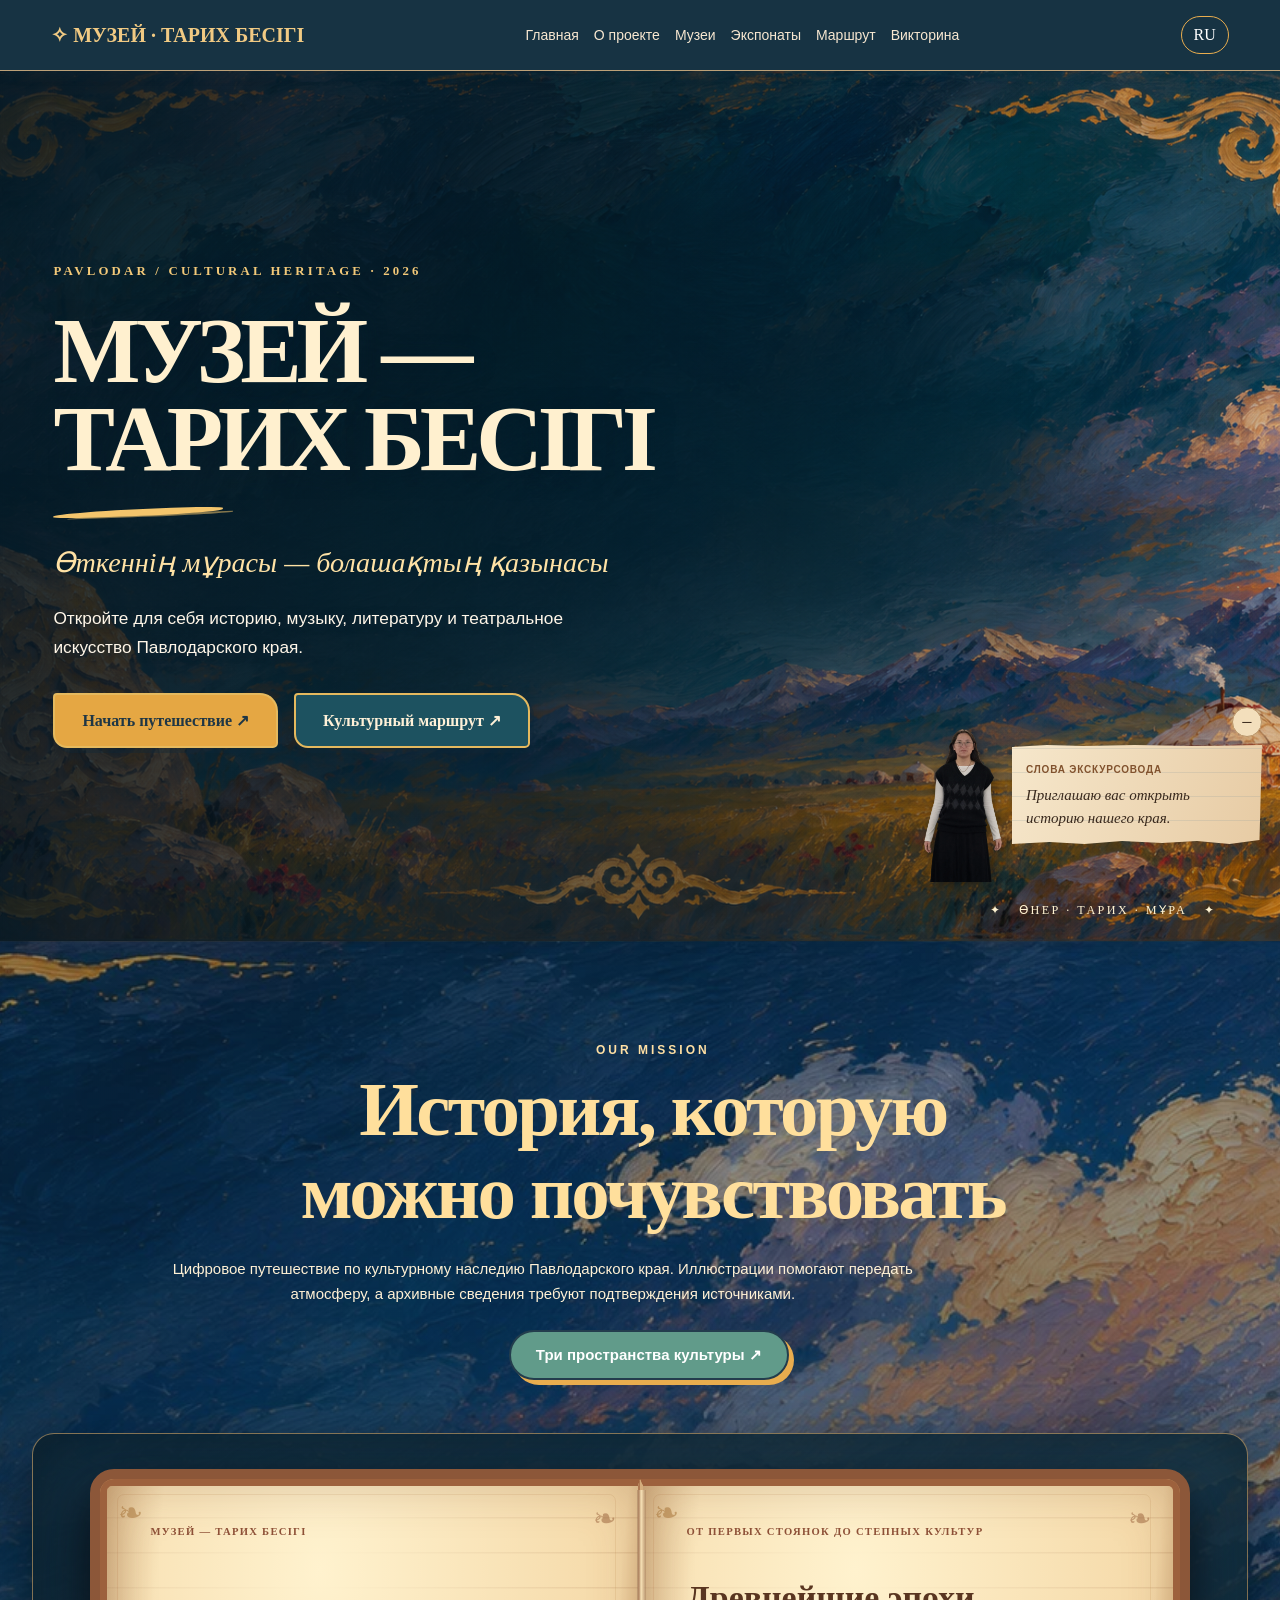
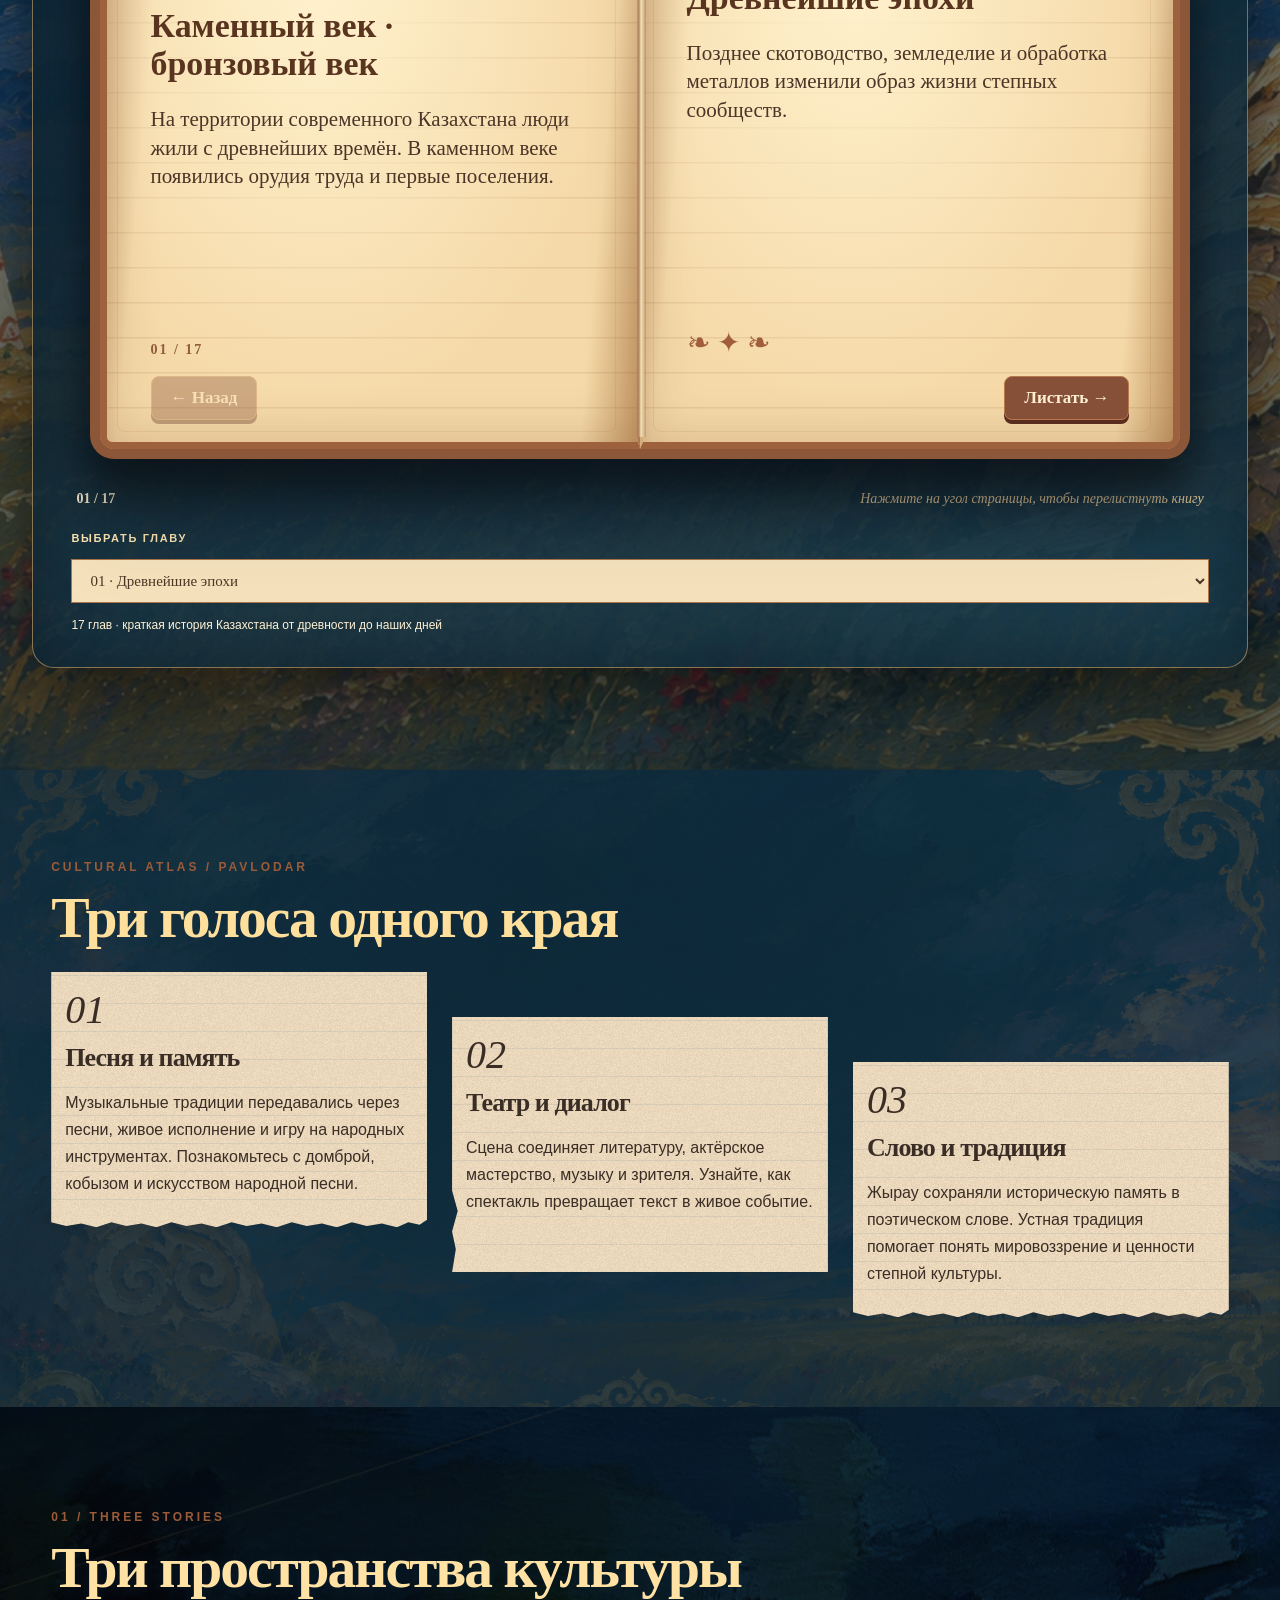
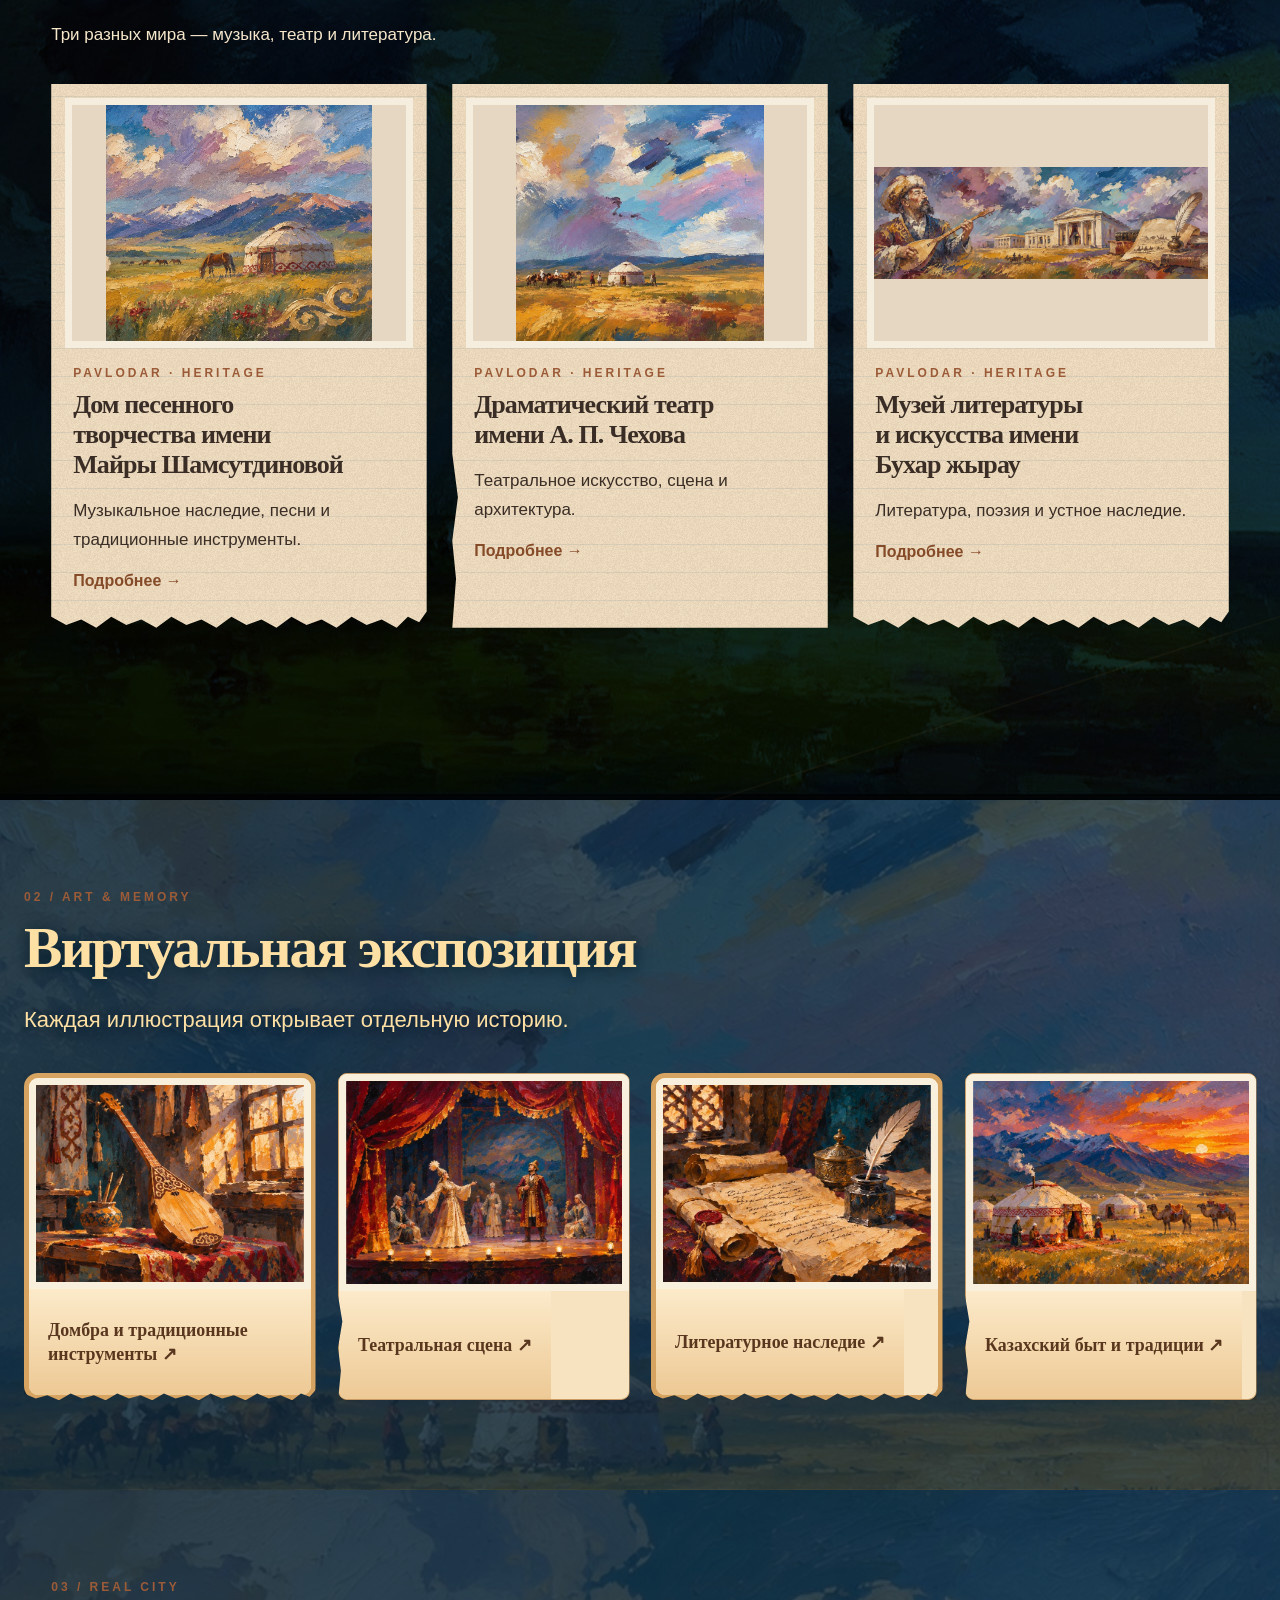
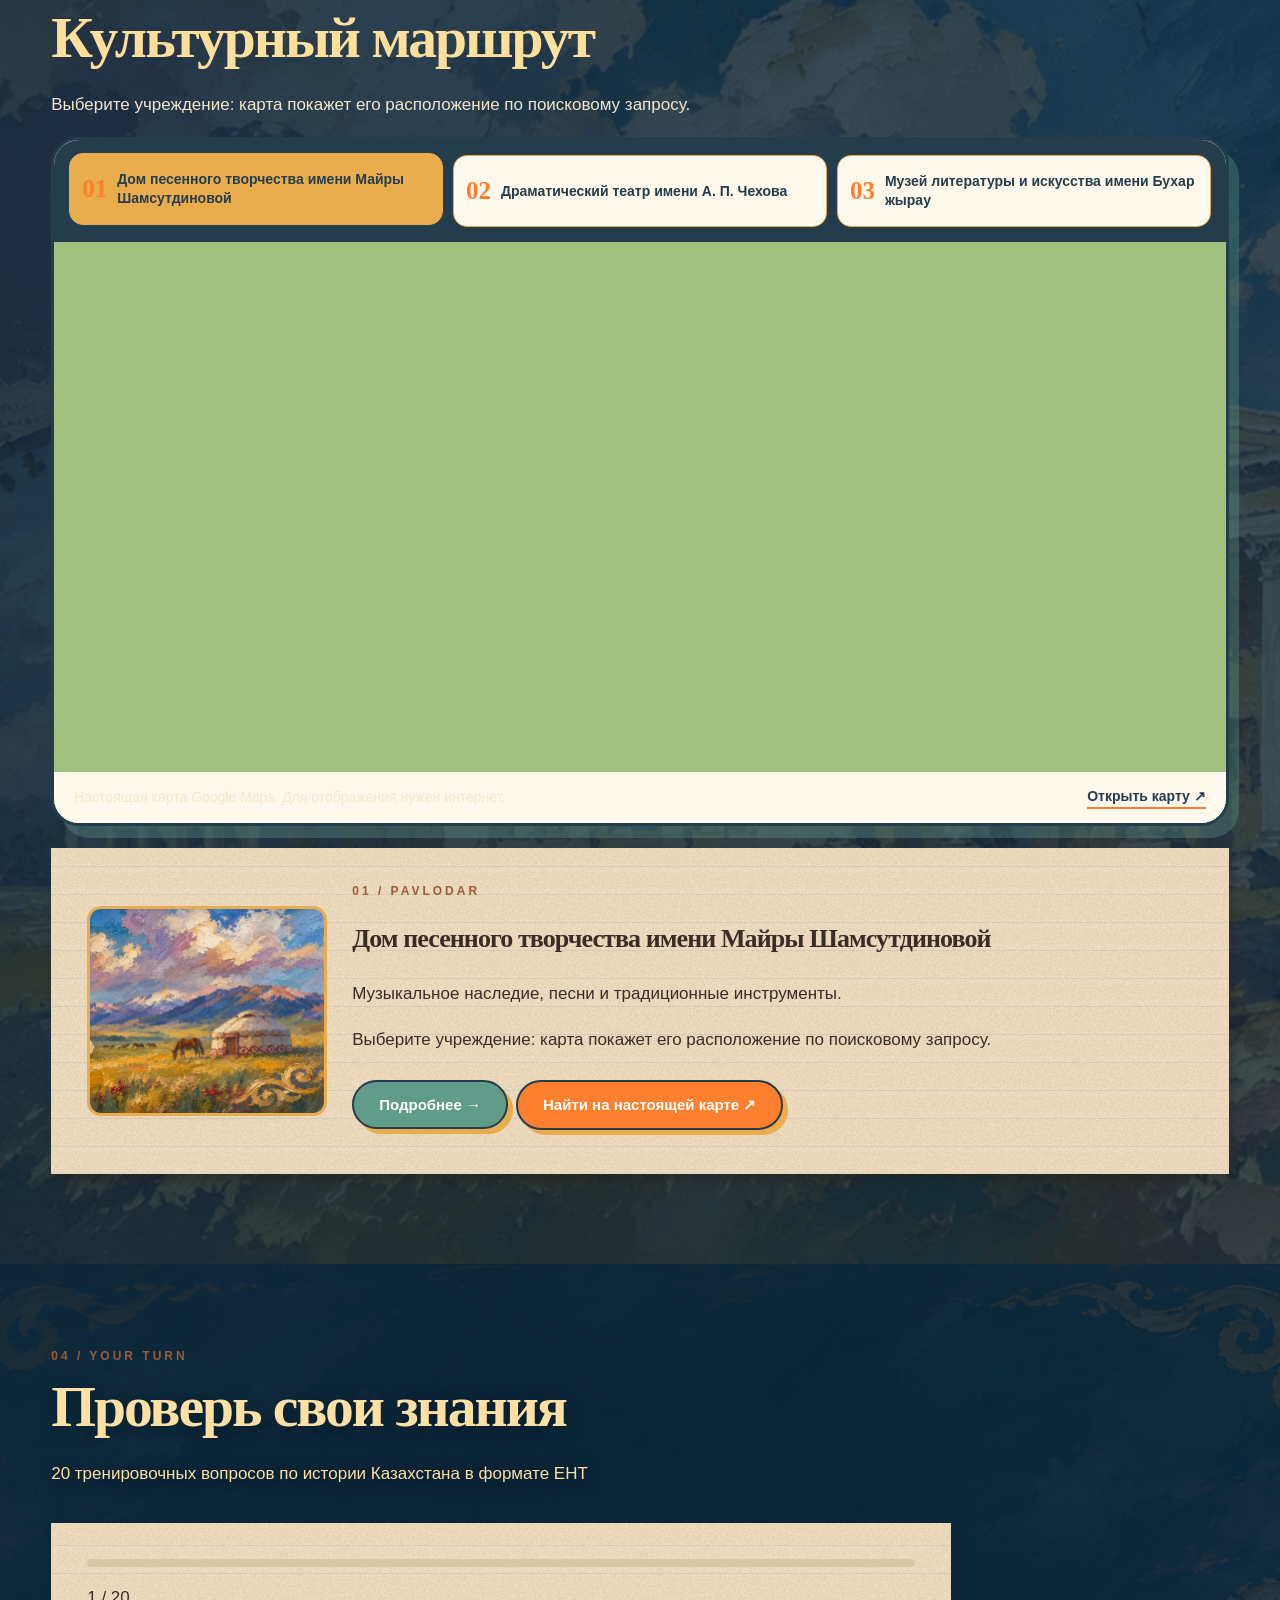
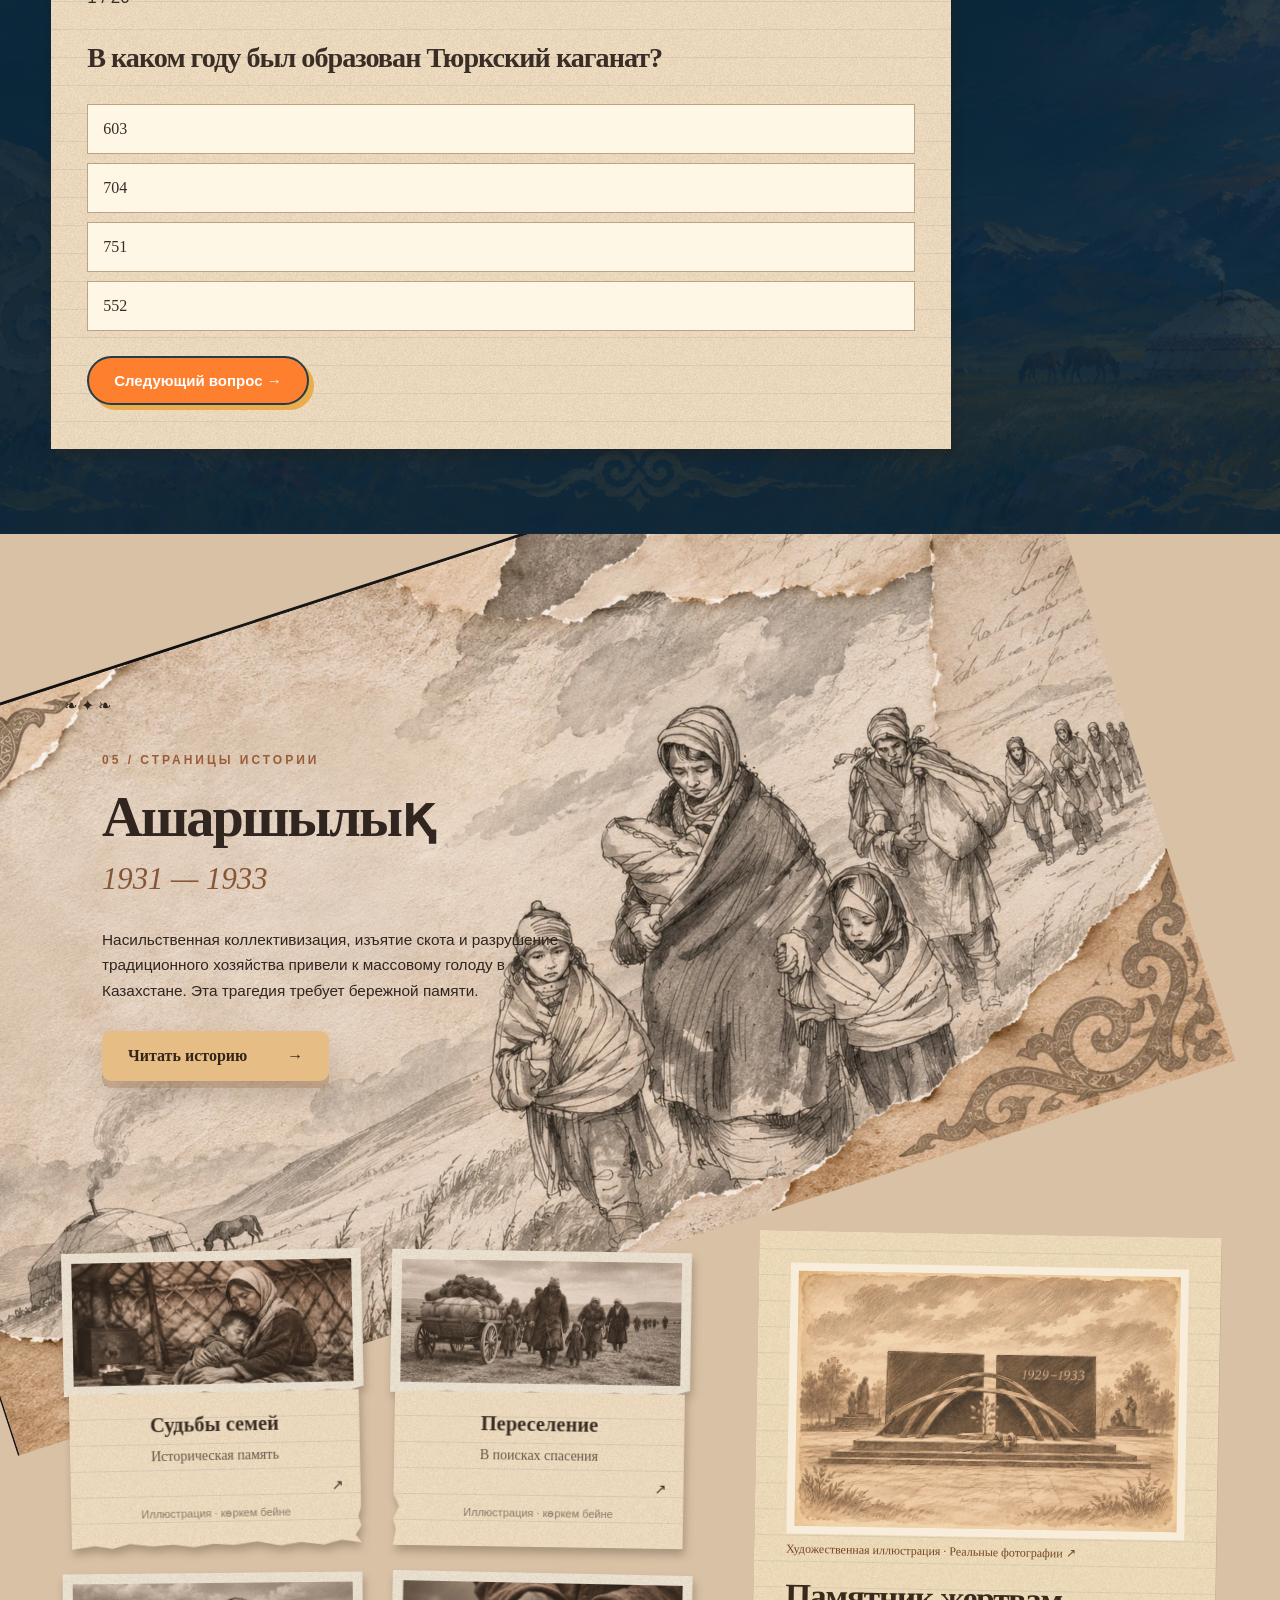
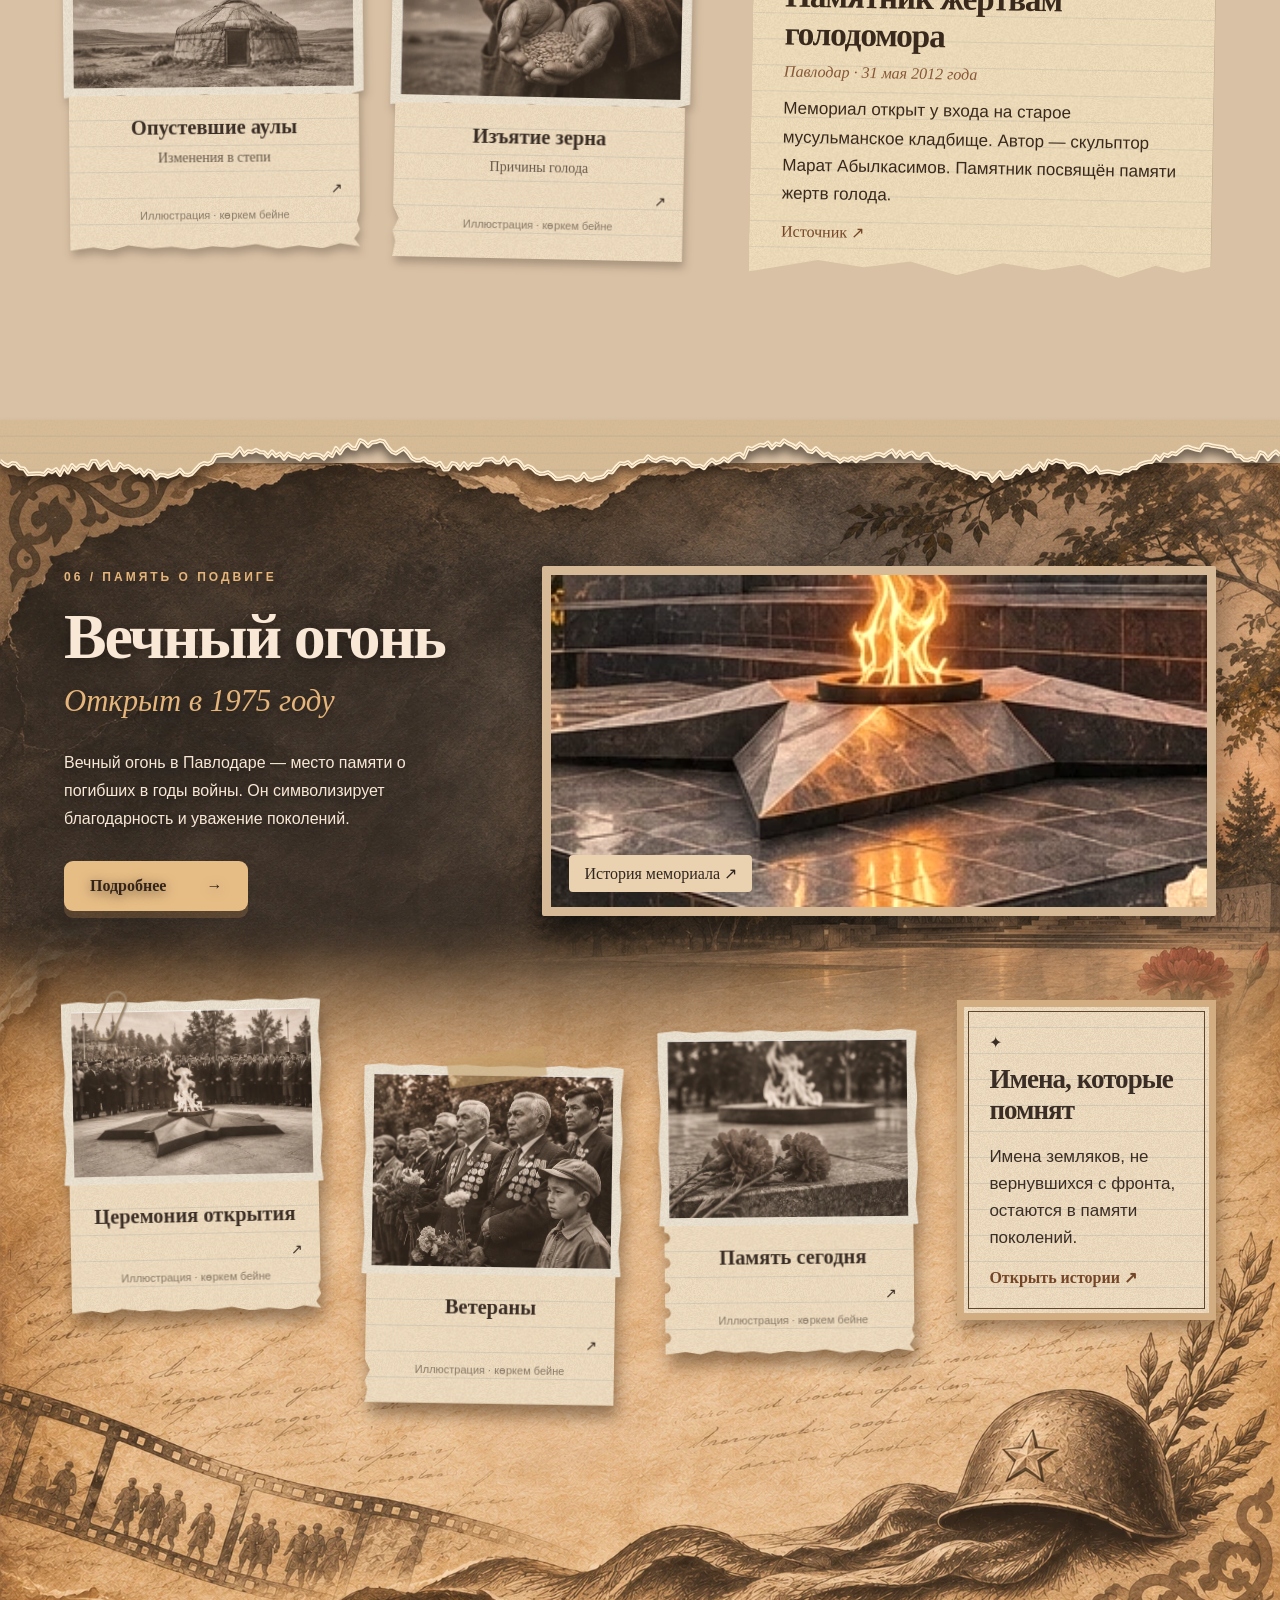
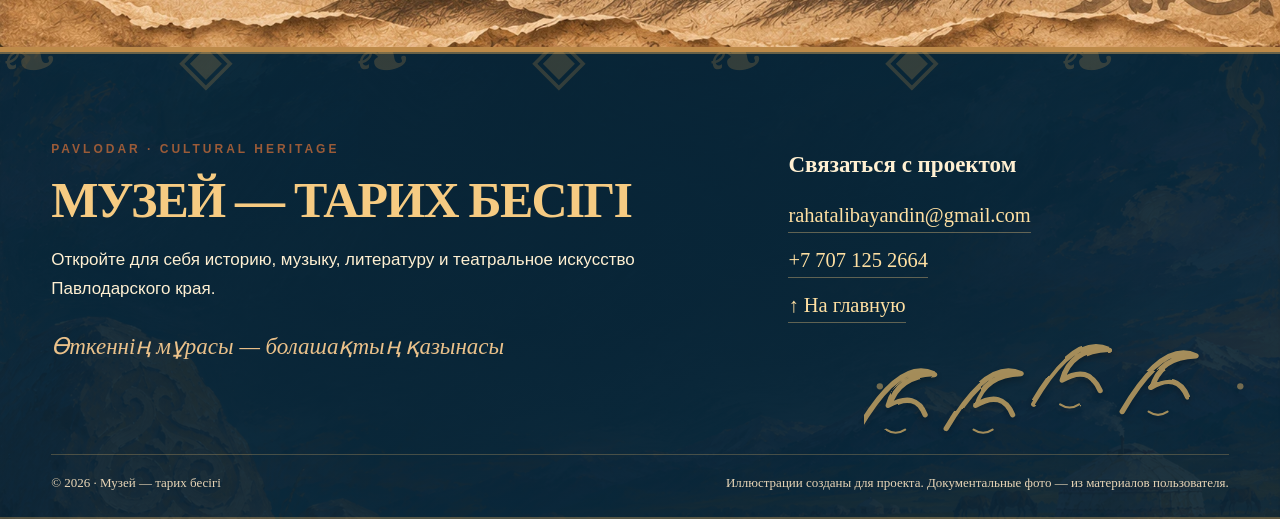
<file: index.html>
<!DOCTYPE html>
<!-- РАХАТ — Музей, тарих бесігі -->

<html lang="ru">
<head>
  <meta charset="UTF-8">
  <meta name="viewport" content="width=device-width, initial-scale=1.0">
  <meta name="description" content="Музей — тарих бесігі. Цифровое культурное наследие Павлодарского края.">
  <title>Музей — тарих бесігі</title>
  <link rel="stylesheet" href="css/style.css">
<link rel="stylesheet" href="css/guide.css">
<script src="js/floating-guide.js">
</script>
<link rel="stylesheet" href="css/responsive.css">
</head>
<body data-page="home">
  <main id="app">
    <h1>Музей — тарих бесігі</h1>
    <p>Загрузка интерактивной экспозиции...</p>
  </main>
  <script src="js/main.js">
</script>
<script src="js/responsive.js"></script>
</body>
</html>
</file>
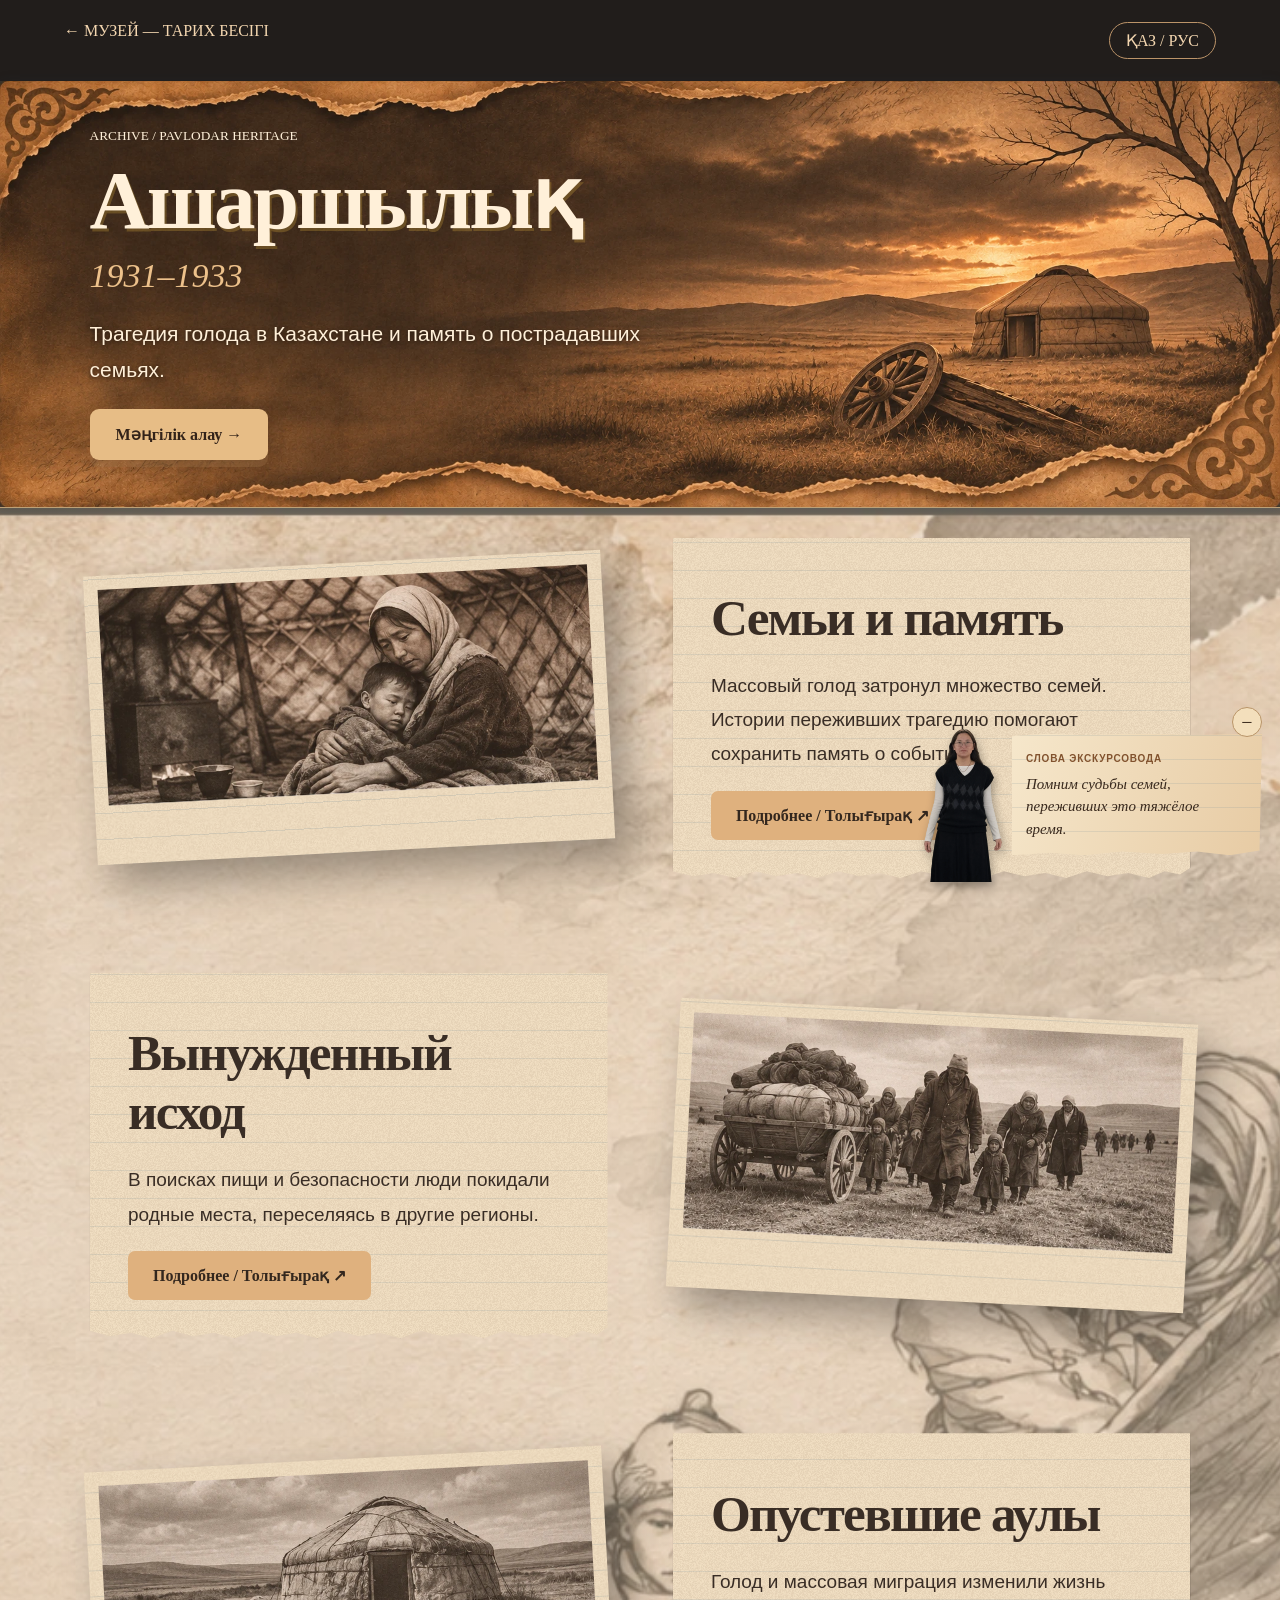
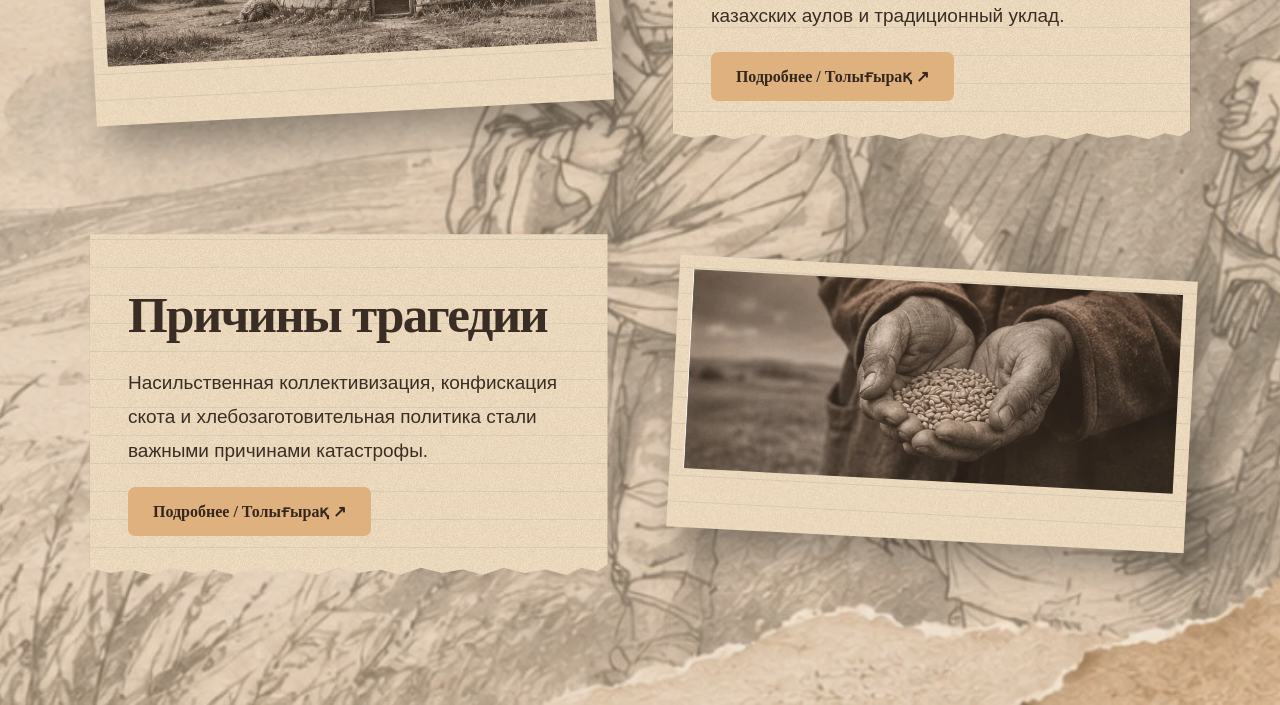
<file: asharshylyk.html>
<!doctype html>
<!-- РАХАТ — Музей, тарих бесігі -->
<html lang="ru">
<head>
<meta charset="utf-8">
<meta name="viewport" content="width=device-width,initial-scale=1">
<title>Ашаршылық — Музей — тарих бесігі</title>
<link rel="stylesheet" href="css/style.css"><style>body{background:#e7d1b5;color:#352d28;margin:0}.archive-page{min-height:100vh;background:linear-gradient(#ead6b9c9,#ead6b9e8),url('assets/images/asharshylyk-paper-background.webp') center top/cover fixed;}.archive-nav{display:flex;justify-content:space-between;gap:20px;padding:22px 5%;background:#211d1b;color:#f3d6b0;position:sticky;top:0;z-index:20}.archive-nav a{color:inherit;text-decoration:none}.archive-nav button{border:1px solid #bc9469;border-radius:30px;padding:8px 16px;background:transparent;color:inherit;cursor:pointer}.archive-hero{padding:110px 7% 85px;position:relative;overflow:hidden}.archive-hero:before{content:'❧';position:absolute;right:5%;top:30px;font-size:240px;opacity:.12}.archive-hero h1{font:700 clamp(56px,10vw,130px) Georgia;margin:10px 0}.archive-hero em{font:italic 34px Georgia;color:#b78755}.archive-hero p{font-size:21px;max-width:660px;line-height:1.7}.archive-list{max-width:1250px;margin:auto;padding:30px 6% 130px;display:grid;gap:95px}.archive-entry{display:grid;grid-template-columns:1fr 1fr;gap:65px;align-items:center}.archive-entry:nth-child(even) .archive-frame{order:2;transform:rotate(3deg)}.archive-frame{display:block;padding:14px 14px 55px;background:#ead4b8;box-shadow:15px 20px 40px #0005;transform:rotate(-3deg);transition:transform .5s,box-shadow .5s}.archive-frame:hover{transform:rotate(0) translateY(-16px) scale(1.04)!important;box-shadow:20px 30px 55px #0008}.archive-frame img{width:100%;aspect-ratio:4/3;object-fit:cover;filter:grayscale(.65) sepia(.4);transition:filter .5s,transform .5s}.archive-frame:hover img{filter:none;transform:scale(1.02)}.archive-copy h2{font:700 clamp(30px,4vw,54px) Georgia}.archive-copy p{font-size:19px;line-height:1.8}.archive-more{cursor:pointer;background:#dfb17e;color:#33271e;border:0;padding:15px 25px;border-radius:7px;font-weight:bold;transition:transform .3s}.archive-more:hover{transform:translateY(-5px)}.archive-extra{border-left:3px solid #c69a65;padding-left:20px;margin-top:20px}.reveal{opacity:0;transform:translateY(50px);transition:opacity .9s,transform .9s}.reveal.visible{opacity:1;transform:translateY(0)}@media(max-width:750px){.archive-entry{grid-template-columns:1fr;gap:25px}.archive-entry:nth-child(even) .archive-frame{order:0}.archive-hero{padding:70px 6%}}@media(prefers-reduced-motion:reduce){.reveal{opacity:1;transform:none}}</style>
<link rel="stylesheet" href="css/archive-backgrounds.css">
<link rel="stylesheet" href="css/guide.css">
<script src="js/floating-guide.js">
</script>
<link rel="stylesheet" href="css/responsive.css">
</head>
<body class="archive-famine"><div class="archive-page"><div class="archive-nav"><a href="index.html#asharshylyk">← МУЗЕЙ — ТАРИХ БЕСІГІ</a><button id="switch-lang">ҚАЗ / РУС</button></div>
<header class="archive-hero"><small>ARCHIVE / PAVLODAR HERITAGE</small><h1>Ашаршылық</h1><em>1931–1933</em><p>Трагедия голода в Казахстане и память о пострадавших семьях.</p><a class="scrap-button" href="mangilik-alau.html">Мәңгілік алау →</a>
</header>
<main class="archive-list">
<article id="families" class="archive-entry reveal"><a class="archive-frame" href="#story-families" aria-label="Открыть историю"><img src="assets/images/famine-family.webp" alt="Художественная реконструкция, не архивная фотография"></a><div class="archive-copy"><h2 data-ru="Семьи и память" data-kz="Отбасы және естелік">Семьи и память</h2><p data-ru="Массовый голод затронул множество семей. Истории переживших трагедию помогают сохранить память о событиях." data-kz="Ашаршылық көптеген отбасына әсер етті. Сол кезеңді бастан өткерген адамдардың естеліктері тарихты сақтайды.">Массовый голод затронул множество семей. Истории переживших трагедию помогают сохранить память о событиях.</p><button class="archive-more" type="button" aria-expanded="false" onclick="let p=this.nextElementSibling;let open=!p.hidden;p.hidden=open;this.setAttribute('aria-expanded',String(!open));">Подробнее / Толығырақ ↗</button><div id="story-families" class="archive-extra" hidden><p data-ru="Массовый голод затронул множество семей. Истории переживших трагедию помогают сохранить память о событиях." data-kz="Ашаршылық көптеген отбасына әсер етті. Сол кезеңді бастан өткерген адамдардың естеліктері тарихты сақтайды.">Массовый голод затронул множество семей. Истории переживших трагедию помогают сохранить память о событиях.</p></div></div>
</article>
<article id="migration" class="archive-entry reveal"><a class="archive-frame" href="#story-migration" aria-label="Открыть историю"><img src="assets/images/famine-journey.webp" alt="Художественная реконструкция, не архивная фотография"></a><div class="archive-copy"><h2 data-ru="Вынужденный исход" data-kz="Босқыншылық">Вынужденный исход</h2><p data-ru="В поисках пищи и безопасности люди покидали родные места, переселяясь в другие регионы." data-kz="Азық пен қауіпсіздік іздеген адамдар туған жерін тастап, басқа аймақтарға көшуге мәжбүр болды.">В поисках пищи и безопасности люди покидали родные места, переселяясь в другие регионы.</p><button class="archive-more" type="button" aria-expanded="false" onclick="let p=this.nextElementSibling;let open=!p.hidden;p.hidden=open;this.setAttribute('aria-expanded',String(!open));">Подробнее / Толығырақ ↗</button><div id="story-migration" class="archive-extra" hidden><p data-ru="В поисках пищи и безопасности люди покидали родные места, переселяясь в другие регионы." data-kz="Азық пен қауіпсіздік іздеген адамдар туған жерін тастап, басқа аймақтарға көшуге мәжбүр болды.">В поисках пищи и безопасности люди покидали родные места, переселяясь в другие регионы.</p></div></div>
</article>
<article id="villages" class="archive-entry reveal"><a class="archive-frame" href="#story-villages" aria-label="Открыть историю"><img src="assets/images/famine-yurt.webp" alt="Художественная реконструкция, не архивная фотография"></a><div class="archive-copy"><h2 data-ru="Опустевшие аулы" data-kz="Қаңыраған ауылдар">Опустевшие аулы</h2><p data-ru="Голод и массовая миграция изменили жизнь казахских аулов и традиционный уклад." data-kz="Ашаршылық пен көші-қон қазақ ауылдарының өмірі мен дәстүрлі тұрмысын өзгертті.">Голод и массовая миграция изменили жизнь казахских аулов и традиционный уклад.</p><button class="archive-more" type="button" aria-expanded="false" onclick="let p=this.nextElementSibling;let open=!p.hidden;p.hidden=open;this.setAttribute('aria-expanded',String(!open));">Подробнее / Толығырақ ↗</button><div id="story-villages" class="archive-extra" hidden><p data-ru="Голод и массовая миграция изменили жизнь казахских аулов и традиционный уклад." data-kz="Ашаршылық пен көші-қон қазақ ауылдарының өмірі мен дәстүрлі тұрмысын өзгертті.">Голод и массовая миграция изменили жизнь казахских аулов и традиционный уклад.</p></div></div>
</article>
<article id="causes" class="archive-entry reveal"><a class="archive-frame" href="#story-causes" aria-label="Открыть историю"><img src="assets/images/famine-grain.webp" alt="Художественная реконструкция, не архивная фотография"></a><div class="archive-copy"><h2 data-ru="Причины трагедии" data-kz="Қасіреттің себептері">Причины трагедии</h2><p data-ru="Насильственная коллективизация, конфискация скота и хлебозаготовительная политика стали важными причинами катастрофы." data-kz="Күштеп ұжымдастыру, малды тәркілеу және астық дайындау саясаты апаттың маңызды себептері болды.">Насильственная коллективизация, конфискация скота и хлебозаготовительная политика стали важными причинами катастрофы.</p><button class="archive-more" type="button" aria-expanded="false" onclick="let p=this.nextElementSibling;let open=!p.hidden;p.hidden=open;this.setAttribute('aria-expanded',String(!open));">Подробнее / Толығырақ ↗</button><div id="story-causes" class="archive-extra" hidden><p data-ru="Насильственная коллективизация, конфискация скота и хлебозаготовительная политика стали важными причинами катастрофы." data-kz="Күштеп ұжымдастыру, малды тәркілеу және астық дайындау саясаты апаттың маңызды себептері болды.">Насильственная коллективизация, конфискация скота и хлебозаготовительная политика стали важными причинами катастрофы.</p></div></div>
</article>
</main></div>
<script>let lang=localStorage.getItem('museum-lang')||'ru';function setLang(){document.querySelectorAll('[data-ru]').forEach(el=>el.textContent=el.dataset[lang]);document.documentElement.lang=lang==='kz'?'kk':'ru'}document.getElementById('switch-lang').onclick=()=>{lang=lang==='ru'?'kz':'ru';localStorage.setItem('museum-lang',lang);setLang()};setLang();const io=new IntersectionObserver(es=>es.forEach(e=>{if(e.isIntersecting){e.target.classList.add('visible');io.unobserve(e.target)}}),{threshold:.1});document.querySelectorAll('.reveal').forEach(el=>io.observe(el));</script>
<script>mountFloatingGuide([{"id": "families", "lines": ["Помним судьбы семей, переживших это тяжёлое время.", "Осы ауыр кезеңді бастан өткерген отбасыларды еске аламыз."]}, {"id": "migration", "lines": ["Память о переселении помогает понять судьбы людей.", "Көшу тарихы адамдардың тағдырын түсінуге көмектеседі."]}, {"id": "villages", "lines": ["История каждого аула заслуживает внимания.", "Әр ауылдың тарихы назар аударуға лайық."]}, {"id": "causes", "lines": ["Знать причины трагедии важно для будущих поколений.", "Қасіреттің себептерін білу келер ұрпақ үшін маңызды."]}].map(s=>({el:document.getElementById(s.id),lines:s.lines})),()=>lang);</script>
<script src="js/responsive.js"></script>
</body>
</html>
</file>
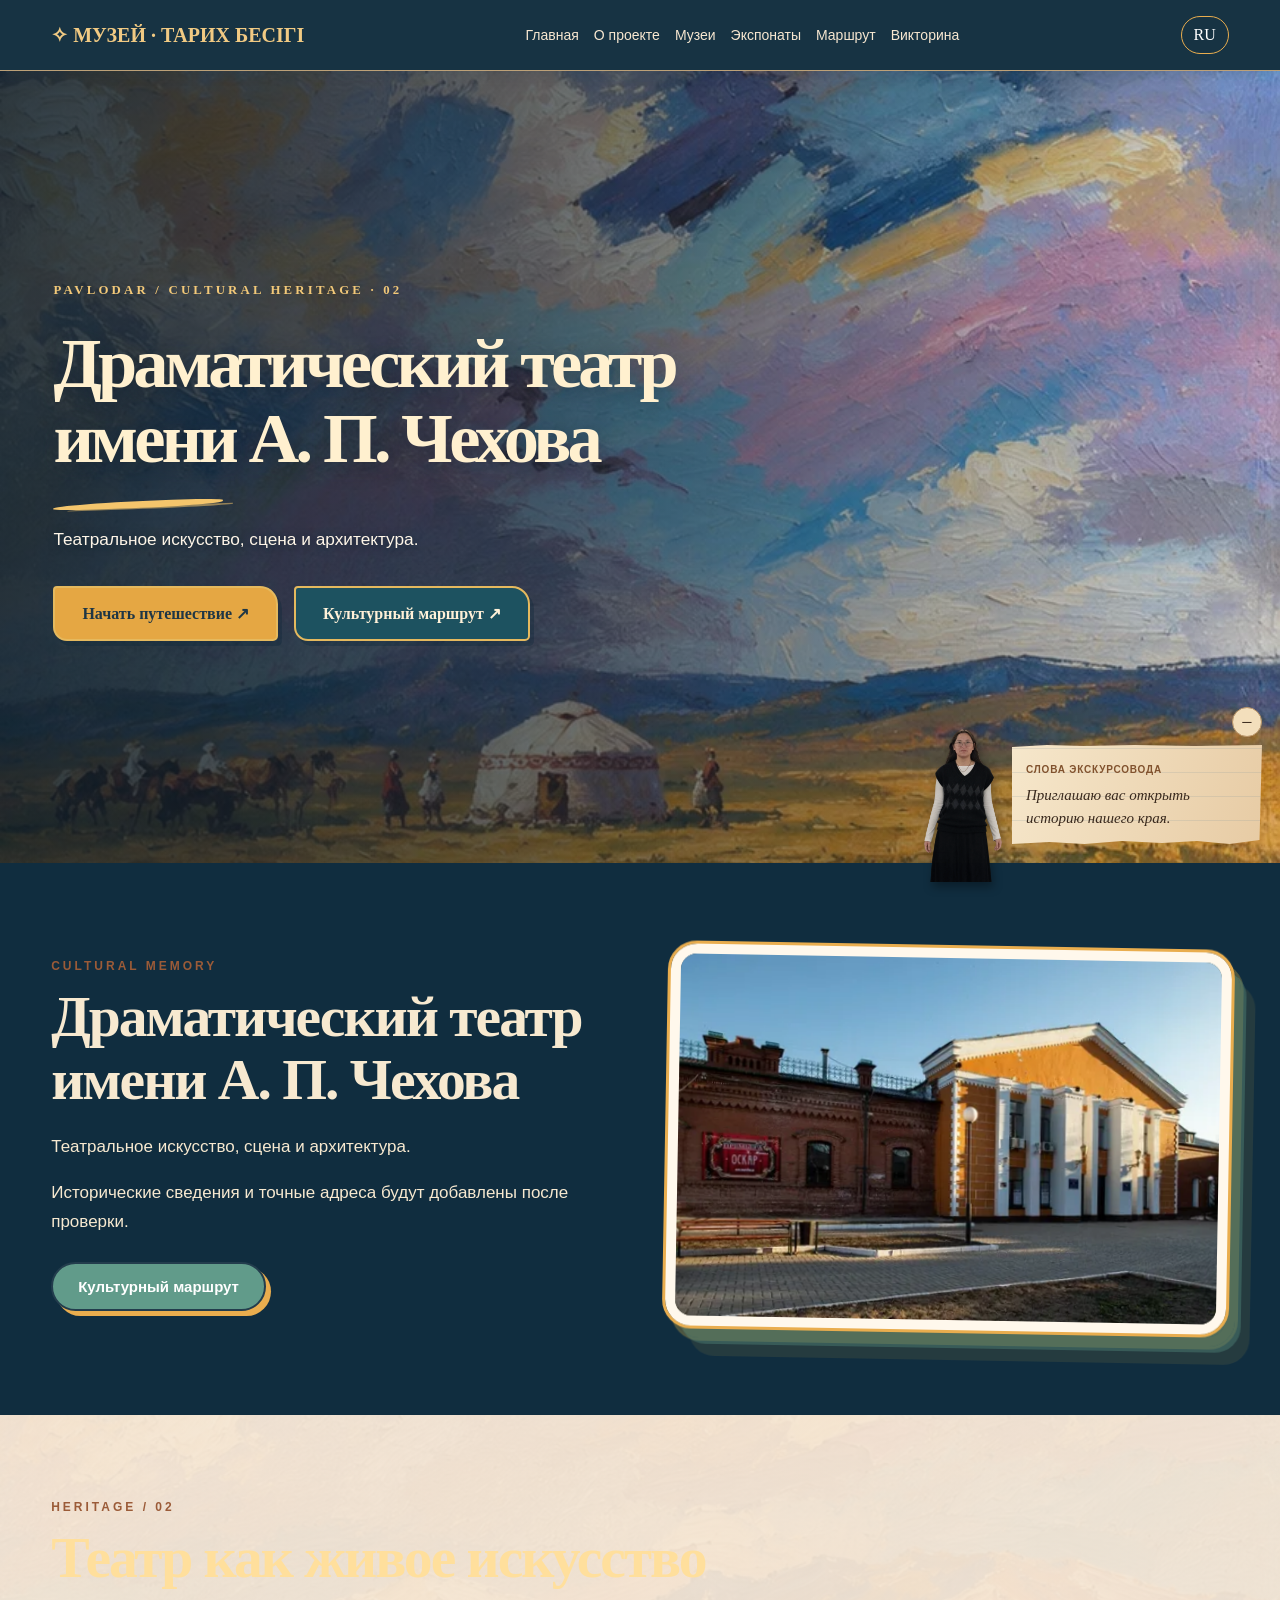
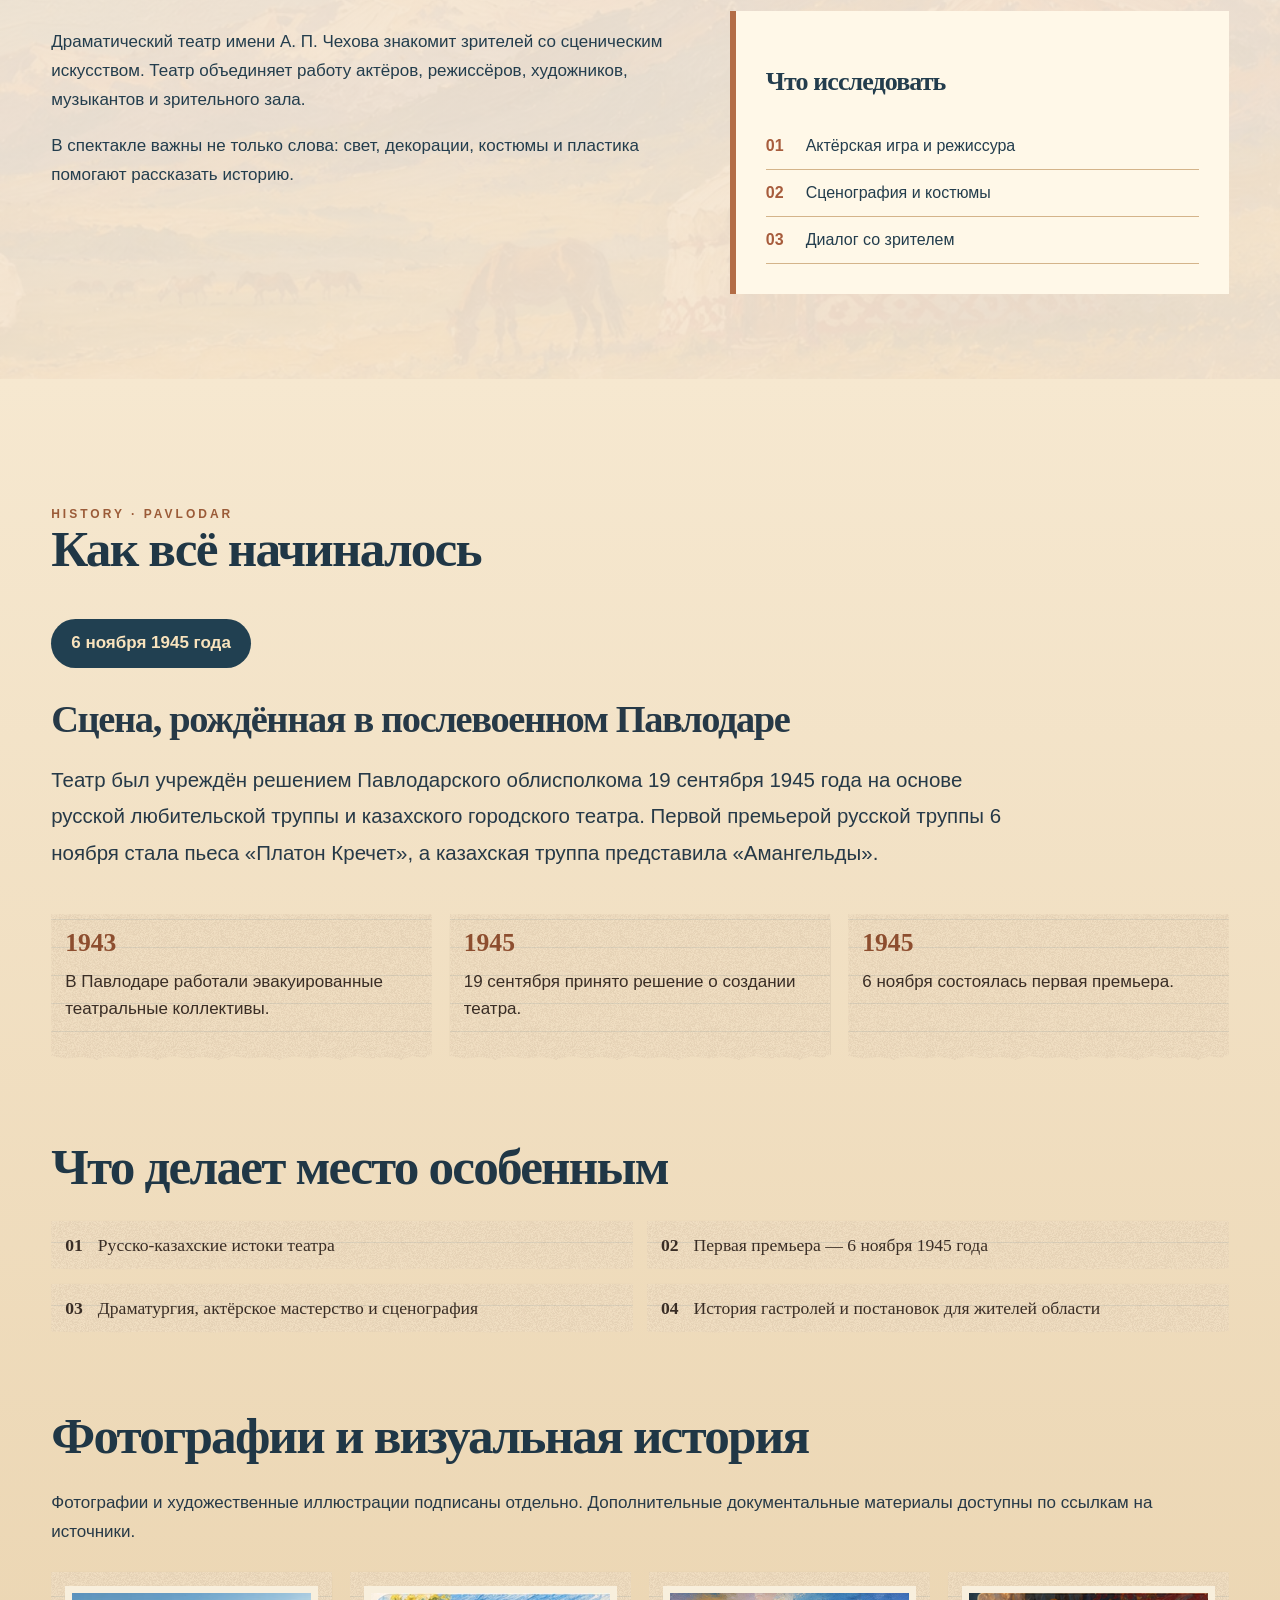
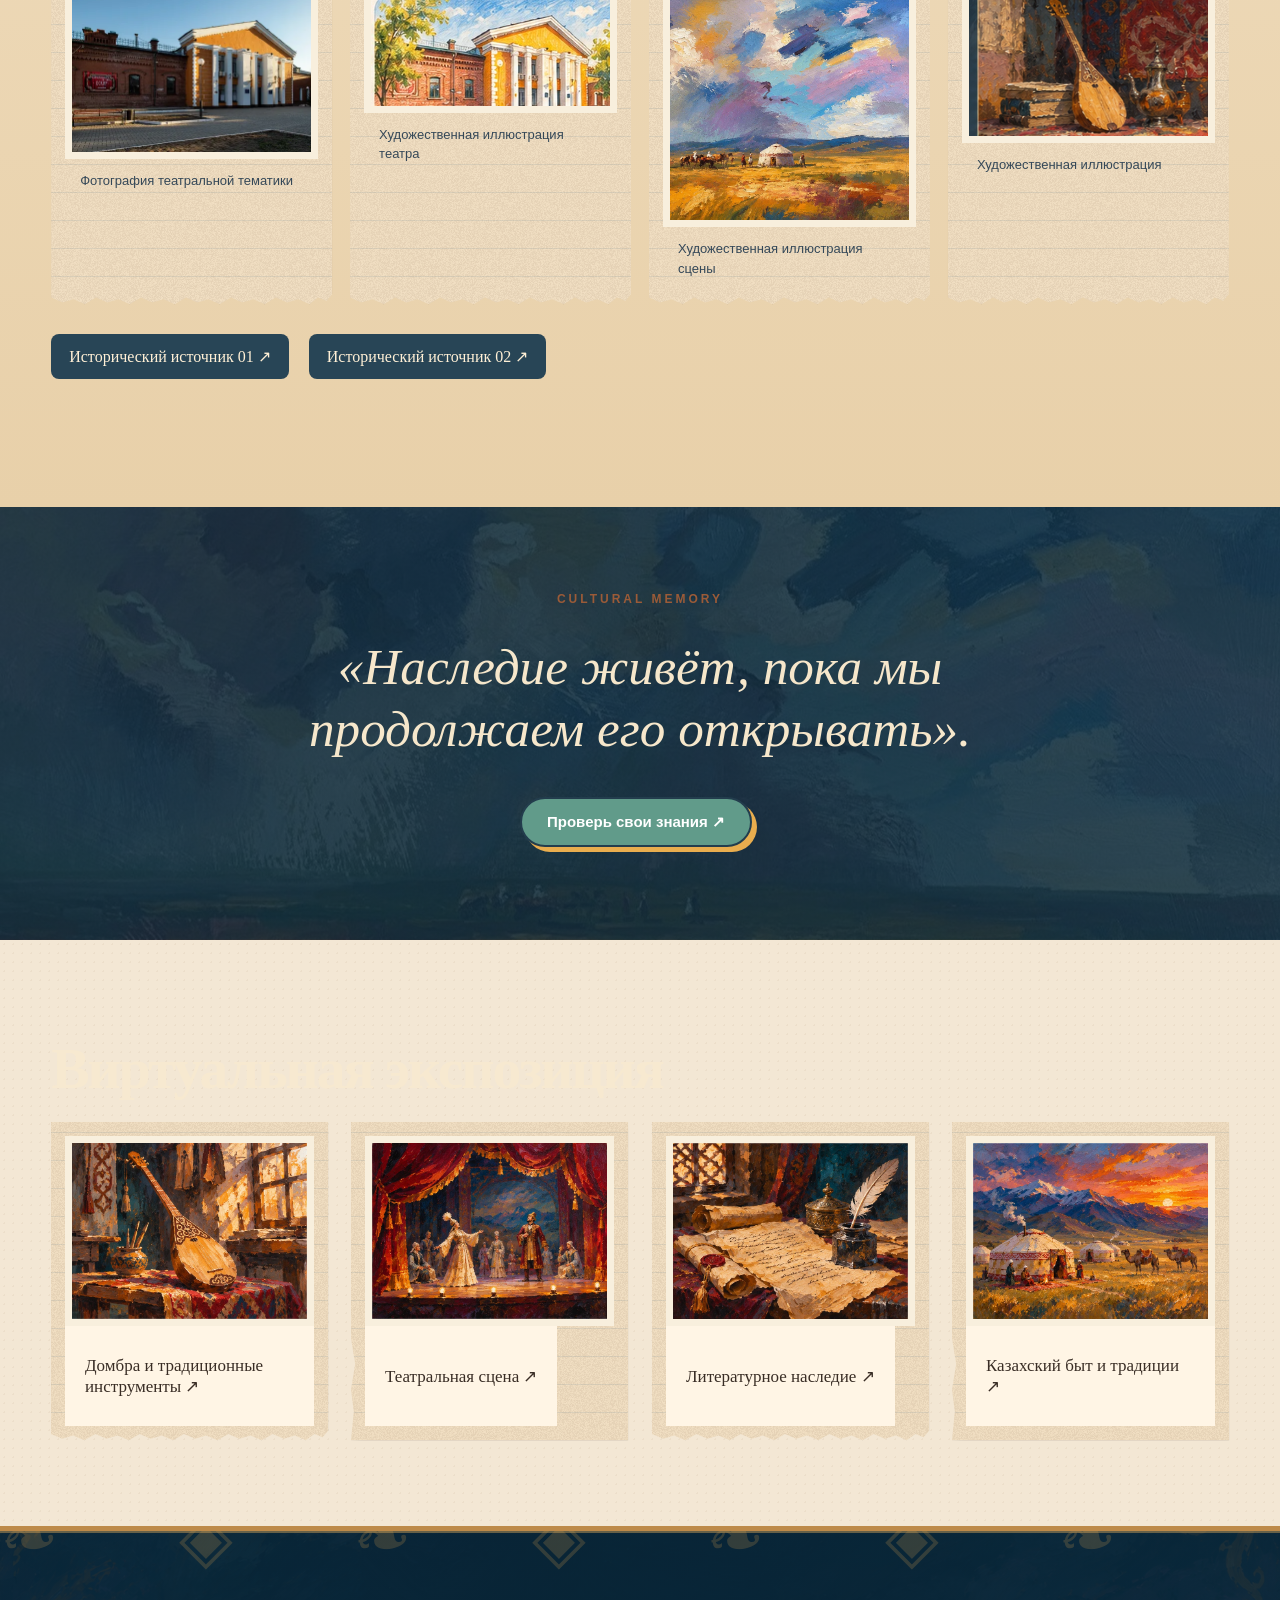
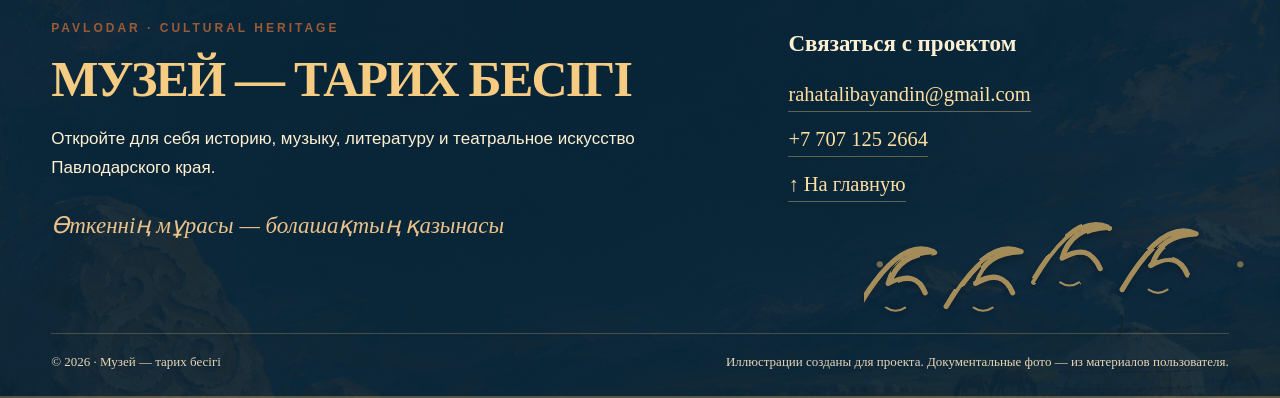
<file: chekhov.html>
<!DOCTYPE html>
<!-- РАХАТ — Музей, тарих бесігі -->

<html lang="ru">
<head>
  <meta charset="UTF-8">
  <meta name="viewport" content="width=device-width, initial-scale=1.0">
  <meta name="description" content="Музей — тарих бесігі. Цифровое культурное наследие Павлодарского края.">
  <title>Музей — тарих бесігі</title>
  <link rel="stylesheet" href="css/style.css">
<link rel="stylesheet" href="css/guide.css">
<script src="js/floating-guide.js">
</script>
<link rel="stylesheet" href="css/responsive.css">
</head>
<body data-page="chekhov">
  <main id="app">
    <h1>Музей — тарих бесігі</h1>
    <p>Загрузка интерактивной экспозиции...</p>
  </main>
  <script src="js/main.js">
</script>
<script src="js/responsive.js"></script>
</body>
</html>
</file>
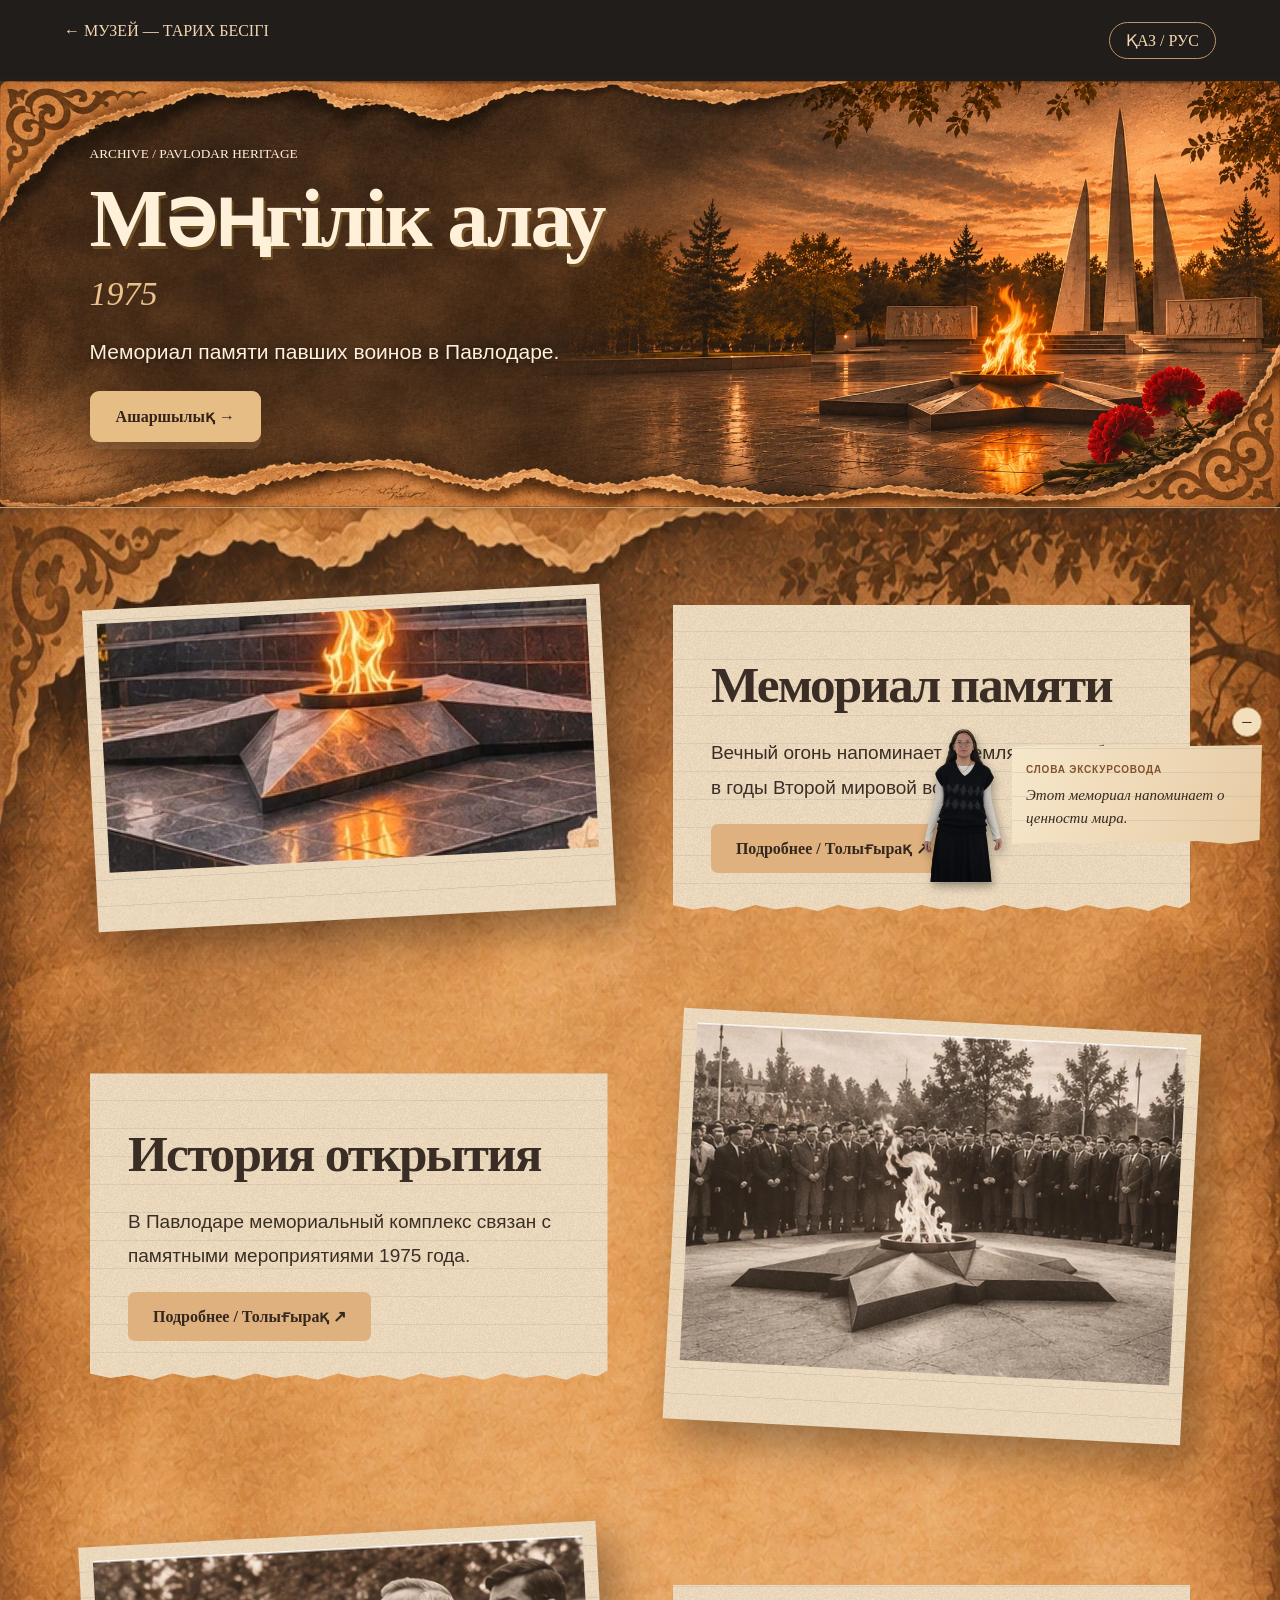
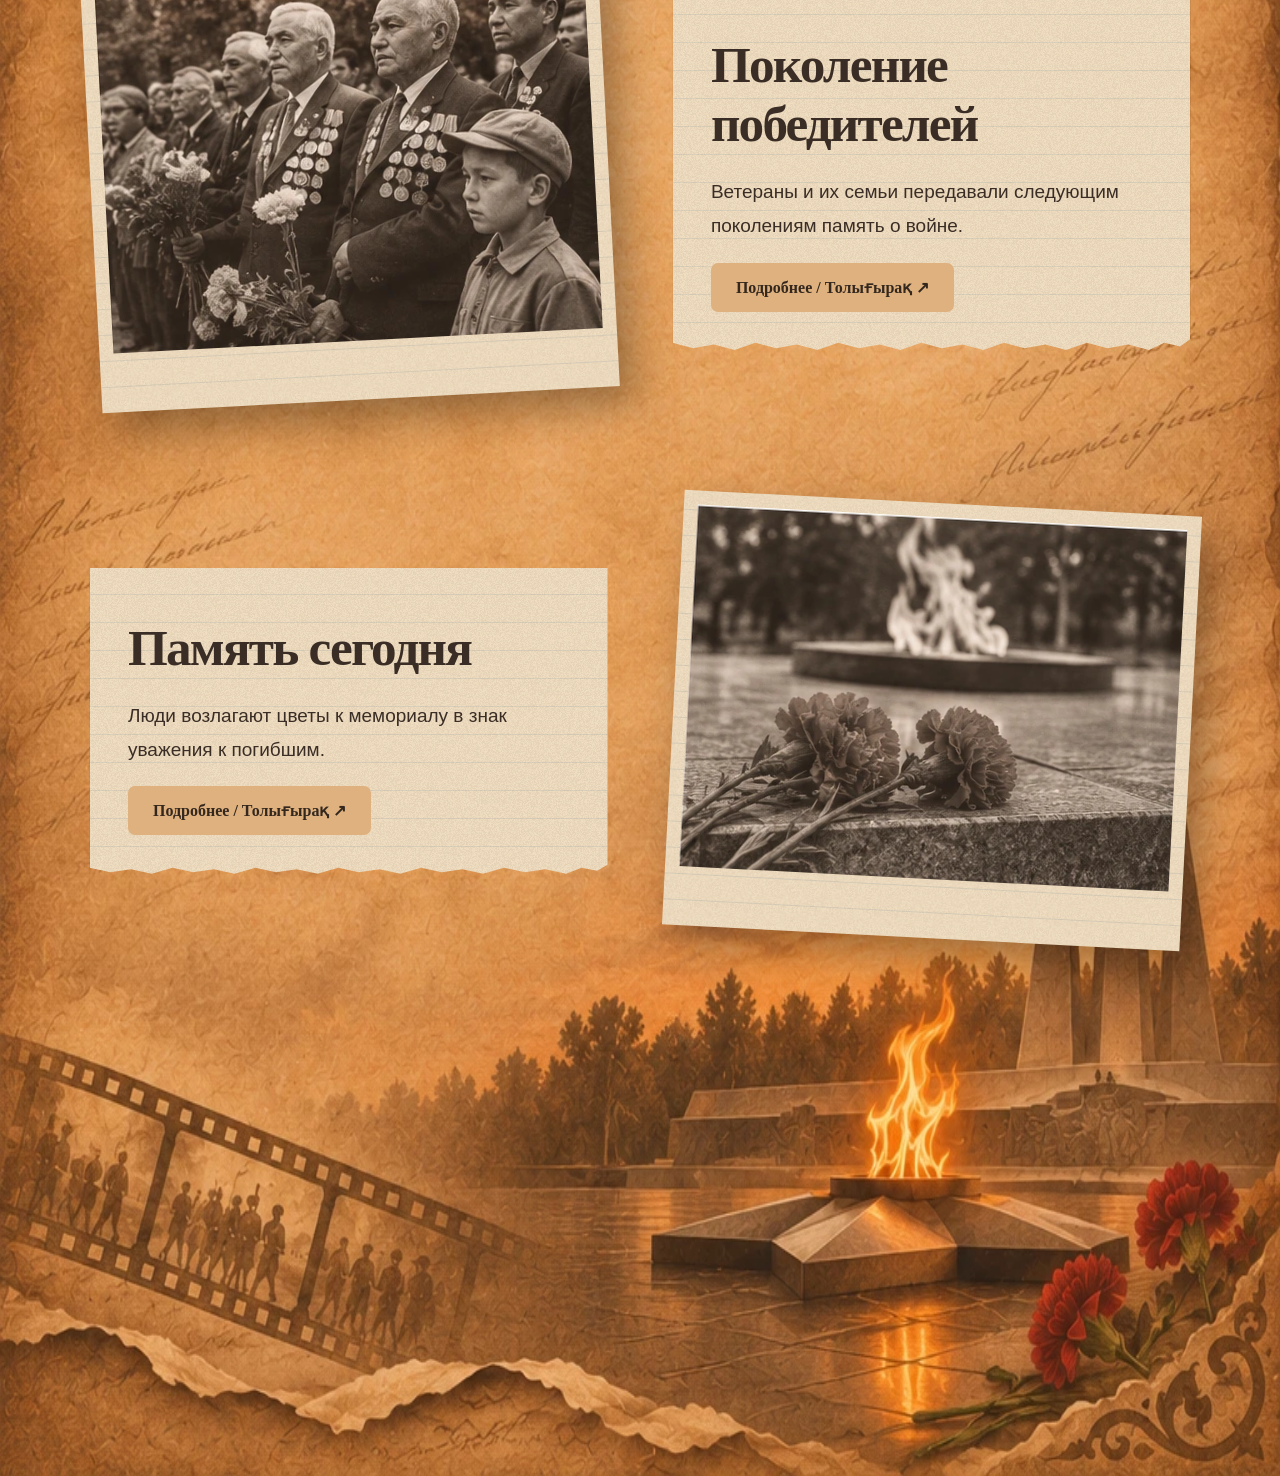
<file: mangilik-alau.html>
<!doctype html>
<!-- РАХАТ — Музей, тарих бесігі -->
<html lang="ru">
<head>
<meta charset="utf-8">
<meta name="viewport" content="width=device-width,initial-scale=1">
<title>Мәңгілік алау — Музей — тарих бесігі</title>
<link rel="stylesheet" href="css/style.css"><style>body{background:#211f21;color:#f5e2c6;margin:0}.archive-page{min-height:100vh;background:linear-gradient(#211e21e8,#242125ef);}.archive-nav{display:flex;justify-content:space-between;gap:20px;padding:22px 5%;background:#211d1b;color:#f3d6b0;position:sticky;top:0;z-index:20}.archive-nav a{color:inherit;text-decoration:none}.archive-nav button{border:1px solid #bc9469;border-radius:30px;padding:8px 16px;background:transparent;color:inherit;cursor:pointer}.archive-hero{padding:110px 7% 85px;position:relative;overflow:hidden}.archive-hero:before{content:'❧';position:absolute;right:5%;top:30px;font-size:240px;opacity:.12}.archive-hero h1{font:700 clamp(56px,10vw,130px) Georgia;margin:10px 0}.archive-hero em{font:italic 34px Georgia;color:#b78755}.archive-hero p{font-size:21px;max-width:660px;line-height:1.7}.archive-list{max-width:1250px;margin:auto;padding:30px 6% 130px;display:grid;gap:95px}.archive-entry{display:grid;grid-template-columns:1fr 1fr;gap:65px;align-items:center}.archive-entry:nth-child(even) .archive-frame{order:2;transform:rotate(3deg)}.archive-frame{display:block;padding:14px 14px 55px;background:#ead4b8;box-shadow:15px 20px 40px #0005;transform:rotate(-3deg);transition:transform .5s,box-shadow .5s}.archive-frame:hover{transform:rotate(0) translateY(-16px) scale(1.04)!important;box-shadow:20px 30px 55px #0008}.archive-frame img{width:100%;aspect-ratio:4/3;object-fit:cover;filter:grayscale(.65) sepia(.4);transition:filter .5s,transform .5s}.archive-frame:hover img{filter:none;transform:scale(1.02)}.archive-copy h2{font:700 clamp(30px,4vw,54px) Georgia}.archive-copy p{font-size:19px;line-height:1.8}.archive-more{cursor:pointer;background:#dfb17e;color:#33271e;border:0;padding:15px 25px;border-radius:7px;font-weight:bold;transition:transform .3s}.archive-more:hover{transform:translateY(-5px)}.archive-extra{border-left:3px solid #c69a65;padding-left:20px;margin-top:20px}.reveal{opacity:0;transform:translateY(50px);transition:opacity .9s,transform .9s}.reveal.visible{opacity:1;transform:translateY(0)}@media(max-width:750px){.archive-entry{grid-template-columns:1fr;gap:25px}.archive-entry:nth-child(even) .archive-frame{order:0}.archive-hero{padding:70px 6%}}@media(prefers-reduced-motion:reduce){.reveal{opacity:1;transform:none}} .archive-page{background:linear-gradient(#211f20d9,#211f20e9),url('assets/images/memorial-background.webp') center top/cover fixed!important} 
.archive-page{background:linear-gradient(90deg,#211e21ed,#211e2199),linear-gradient(180deg,transparent,#211e21 75%),url("assets/images/memorial-background.webp") center top/100% auto no-repeat!important;}
.archive-page{background:linear-gradient(180deg,transparent 15%,#30271e 65%),url('assets/images/memorial-background.webp') center top/100% auto no-repeat!important;background-color:#30271e!important}</style>
<link rel="stylesheet" href="css/archive-backgrounds.css">
<link rel="stylesheet" href="css/guide.css">
<script src="js/floating-guide.js">
</script>
<link rel="stylesheet" href="css/responsive.css">
</head>
<body class="archive-flame"><div class="archive-page"><div class="archive-nav"><a href="index.html#asharshylyk">← МУЗЕЙ — ТАРИХ БЕСІГІ</a><button id="switch-lang">ҚАЗ / РУС</button></div>
<header class="archive-hero"><small>ARCHIVE / PAVLODAR HERITAGE</small><h1>Мәңгілік алау</h1><em>1975</em><p>Мемориал памяти павших воинов в Павлодаре.</p><a class="scrap-button" href="asharshylyk.html">Ашаршылық →</a>
</header>
<main class="archive-list">
<article id="memorial" class="archive-entry reveal"><a class="archive-frame" href="#story-memorial" aria-label="Открыть историю"><img src="assets/images/flame-monument.webp" alt="Художественная реконструкция, не архивная фотография"></a><div class="archive-copy"><h2 data-ru="Мемориал памяти" data-kz="Ескерткіш">Мемориал памяти</h2><p data-ru="Вечный огонь напоминает о земляках, погибших в годы Второй мировой войны." data-kz="Мәңгілік алау Екінші дүниежүзілік соғыста қаза тапқан жерлестерді еске салады.">Вечный огонь напоминает о земляках, погибших в годы Второй мировой войны.</p><button class="archive-more" type="button" aria-expanded="false" onclick="let p=this.nextElementSibling;let open=!p.hidden;p.hidden=open;this.setAttribute('aria-expanded',String(!open));">Подробнее / Толығырақ ↗</button><div id="story-memorial" class="archive-extra" hidden><p data-ru="Вечный огонь напоминает о земляках, погибших в годы Второй мировой войны." data-kz="Мәңгілік алау Екінші дүниежүзілік соғыста қаза тапқан жерлестерді еске салады.">Вечный огонь напоминает о земляках, погибших в годы Второй мировой войны.</p></div></div>
</article>
<article id="opening" class="archive-entry reveal"><a class="archive-frame" href="#story-opening" aria-label="Открыть историю"><img src="assets/images/flame-ceremony.webp" alt="Художественная реконструкция, не архивная фотография"></a><div class="archive-copy"><h2 data-ru="История открытия" data-kz="Ашылу тарихы">История открытия</h2><p data-ru="В Павлодаре мемориальный комплекс связан с памятными мероприятиями 1975 года." data-kz="Павлодардағы мемориал кешені 1975 жылғы еске алу шараларымен байланысты.">В Павлодаре мемориальный комплекс связан с памятными мероприятиями 1975 года.</p><button class="archive-more" type="button" aria-expanded="false" onclick="let p=this.nextElementSibling;let open=!p.hidden;p.hidden=open;this.setAttribute('aria-expanded',String(!open));">Подробнее / Толығырақ ↗</button><div id="story-opening" class="archive-extra" hidden><p data-ru="В Павлодаре мемориальный комплекс связан с памятными мероприятиями 1975 года." data-kz="Павлодардағы мемориал кешені 1975 жылғы еске алу шараларымен байланысты.">В Павлодаре мемориальный комплекс связан с памятными мероприятиями 1975 года.</p></div></div>
</article>
<article id="veterans" class="archive-entry reveal"><a class="archive-frame" href="#story-veterans" aria-label="Открыть историю"><img src="assets/images/flame-veterans.webp" alt="Художественная реконструкция, не архивная фотография"></a><div class="archive-copy"><h2 data-ru="Поколение победителей" data-kz="Ардагерлер">Поколение победителей</h2><p data-ru="Ветераны и их семьи передавали следующим поколениям память о войне." data-kz="Ардагерлер мен олардың отбасылары соғыс туралы естеліктерді кейінгі ұрпаққа жеткізді.">Ветераны и их семьи передавали следующим поколениям память о войне.</p><button class="archive-more" type="button" aria-expanded="false" onclick="let p=this.nextElementSibling;let open=!p.hidden;p.hidden=open;this.setAttribute('aria-expanded',String(!open));">Подробнее / Толығырақ ↗</button><div id="story-veterans" class="archive-extra" hidden><p data-ru="Ветераны и их семьи передавали следующим поколениям память о войне." data-kz="Ардагерлер мен олардың отбасылары соғыс туралы естеліктерді кейінгі ұрпаққа жеткізді.">Ветераны и их семьи передавали следующим поколениям память о войне.</p></div></div>
</article>
<article id="today" class="archive-entry reveal"><a class="archive-frame" href="#story-today" aria-label="Открыть историю"><img src="assets/images/flame-flowers.webp" alt="Художественная реконструкция, не архивная фотография"></a><div class="archive-copy"><h2 data-ru="Память сегодня" data-kz="Бүгінгі тағзым">Память сегодня</h2><p data-ru="Люди возлагают цветы к мемориалу в знак уважения к погибшим." data-kz="Адамдар қаза тапқандарға құрмет көрсетіп, мемориалға гүл шоқтарын қояды.">Люди возлагают цветы к мемориалу в знак уважения к погибшим.</p><button class="archive-more" type="button" aria-expanded="false" onclick="let p=this.nextElementSibling;let open=!p.hidden;p.hidden=open;this.setAttribute('aria-expanded',String(!open));">Подробнее / Толығырақ ↗</button><div id="story-today" class="archive-extra" hidden><p data-ru="Люди возлагают цветы к мемориалу в знак уважения к погибшим." data-kz="Адамдар қаза тапқандарға құрмет көрсетіп, мемориалға гүл шоқтарын қояды.">Люди возлагают цветы к мемориалу в знак уважения к погибшим.</p></div></div>
</article>
</main></div>
<script>let lang=localStorage.getItem('museum-lang')||'ru';function setLang(){document.querySelectorAll('[data-ru]').forEach(el=>el.textContent=el.dataset[lang]);document.documentElement.lang=lang==='kz'?'kk':'ru'}document.getElementById('switch-lang').onclick=()=>{lang=lang==='ru'?'kz':'ru';localStorage.setItem('museum-lang',lang);setLang()};setLang();const io=new IntersectionObserver(es=>es.forEach(e=>{if(e.isIntersecting){e.target.classList.add('visible');io.unobserve(e.target)}}),{threshold:.1});document.querySelectorAll('.reveal').forEach(el=>io.observe(el));</script>
<script>mountFloatingGuide([{"id": "memorial", "lines": ["Этот мемориал напоминает о ценности мира.", "Бұл мемориал бейбітшіліктің қадірін еске салады."]}, {"id": "opening", "lines": ["История мемориала объединяет поколения.", "Мемориал тарихы ұрпақтарды біріктіреді."]}, {"id": "veterans", "lines": ["Сохраним память о ветеранах и их семьях.", "Ардагерлер мен олардың отбасыларын есте сақтайық."]}, {"id": "today", "lines": ["Пусть память о подвиге живёт в наших сердцах.", "Ерлік туралы естелік жүрегімізде сақталсын."]}].map(s=>({el:document.getElementById(s.id),lines:s.lines})),()=>lang);</script>
<script src="js/responsive.js"></script>
</body>
</html>
</file>
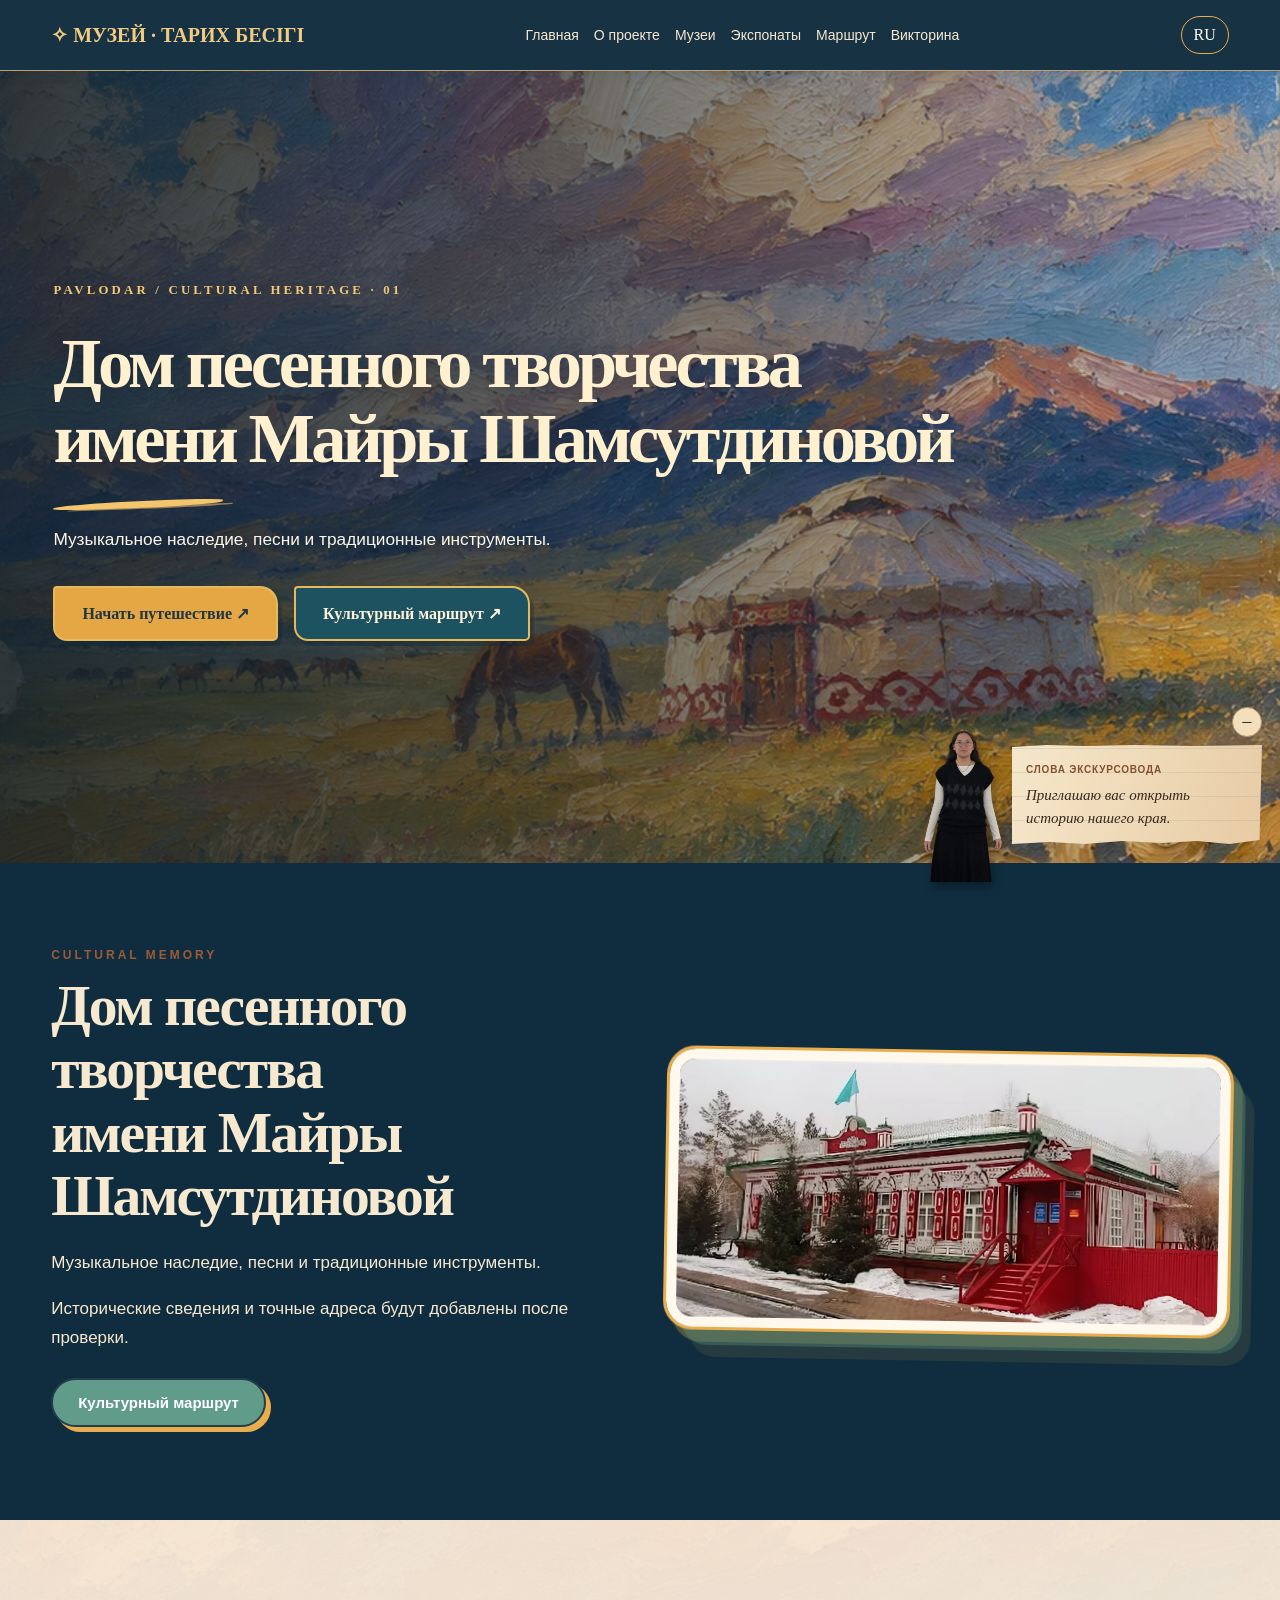
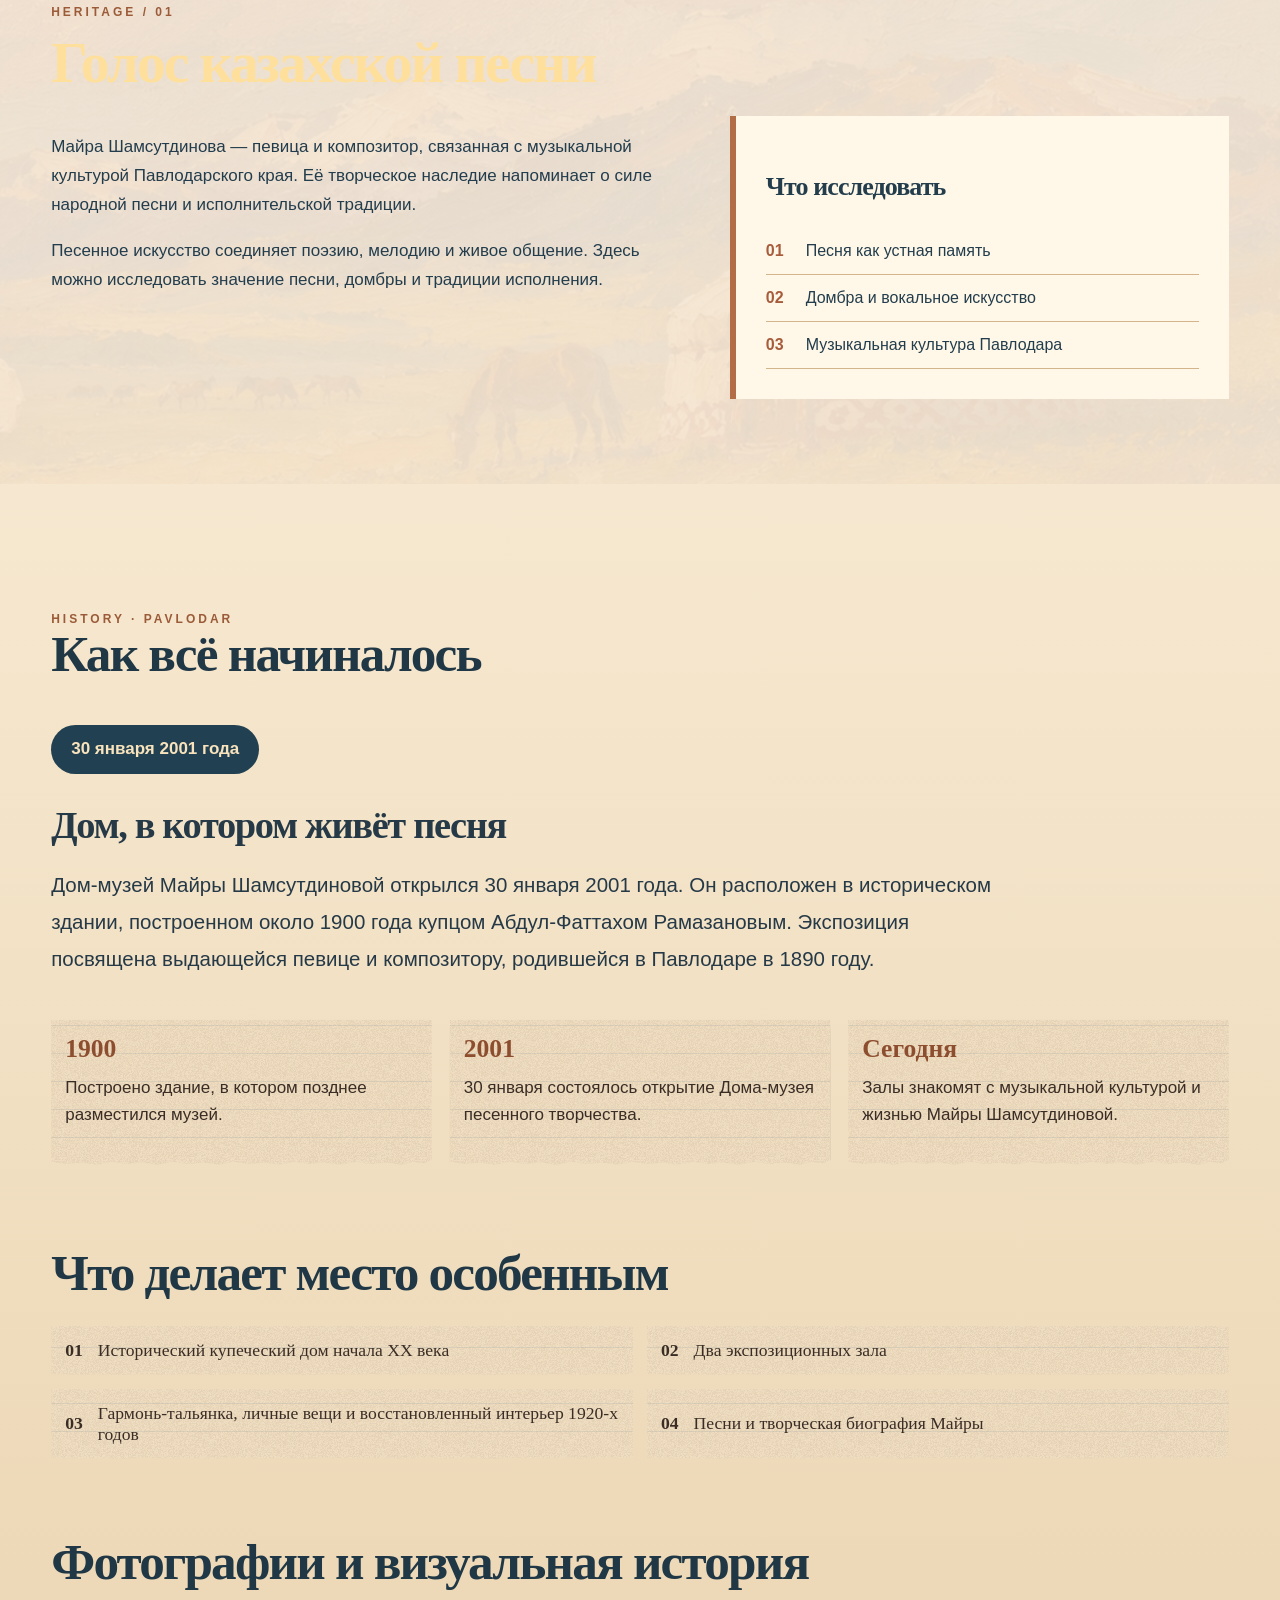
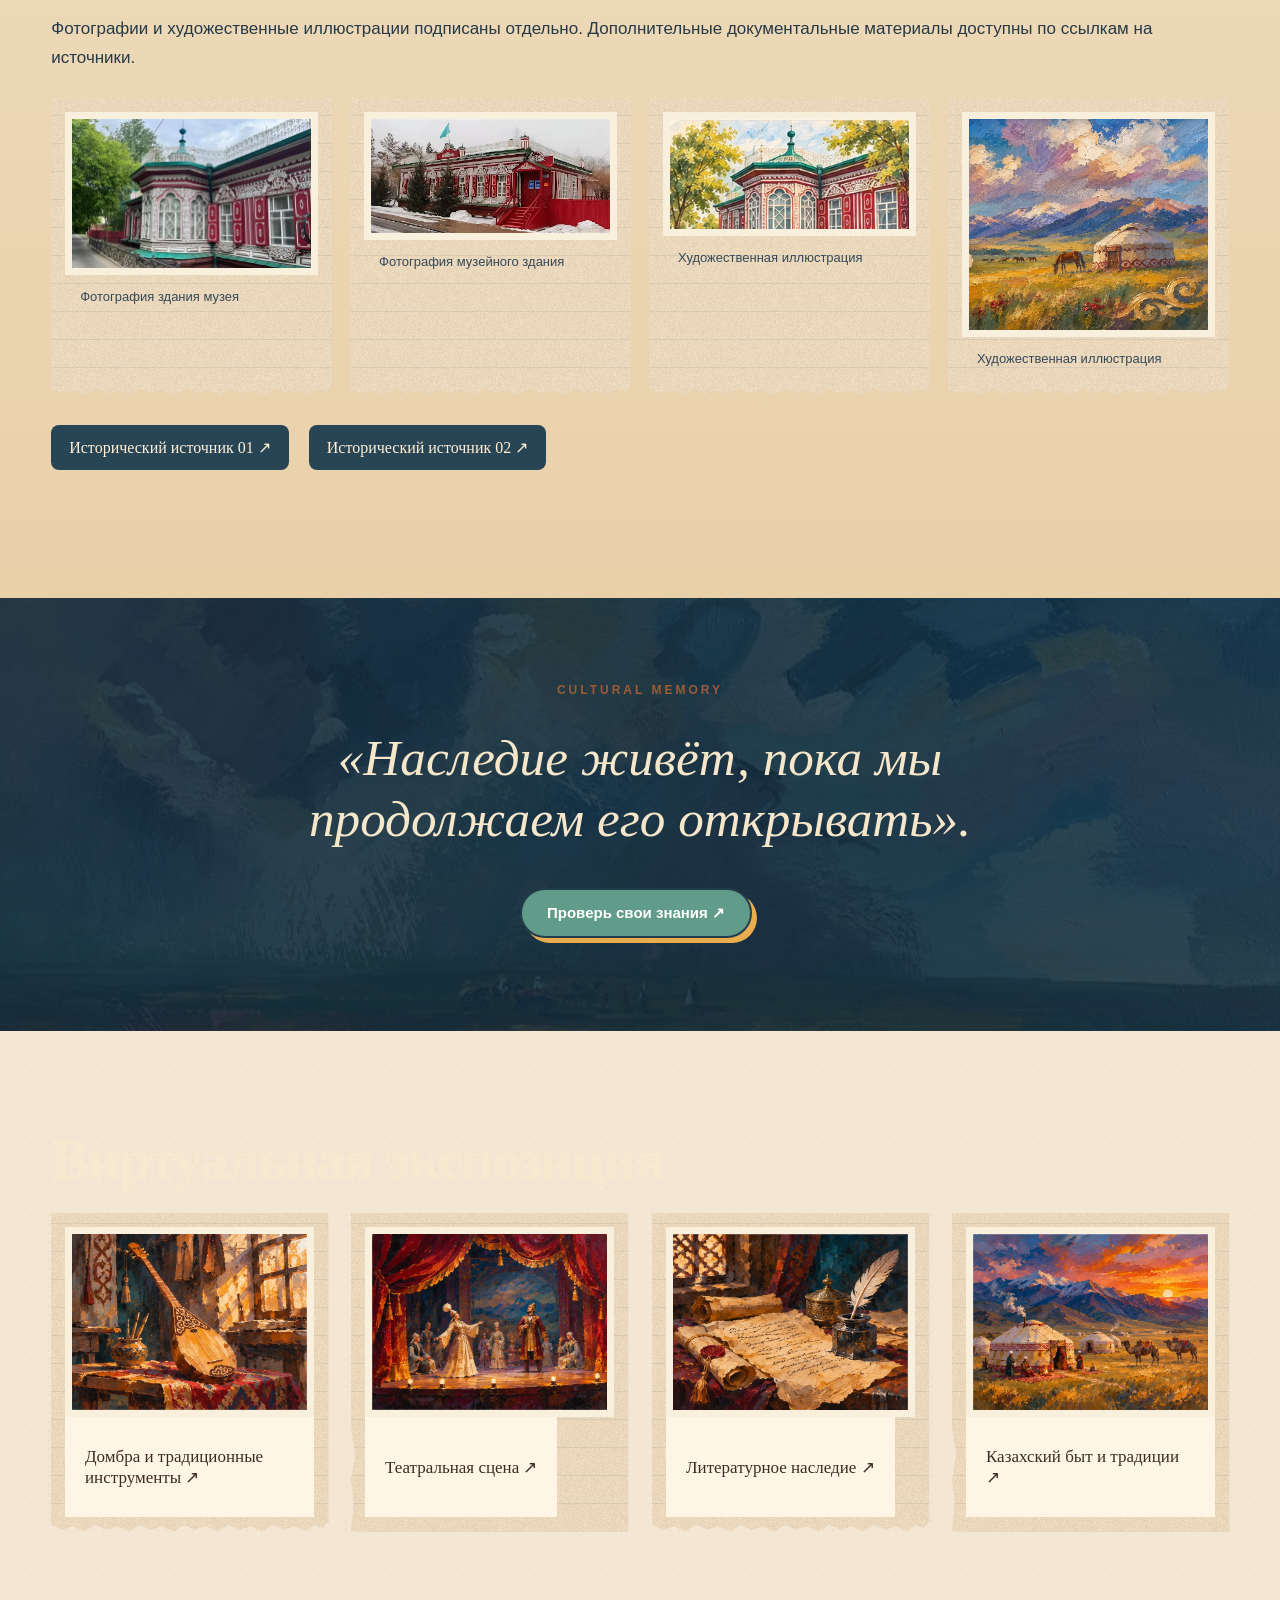
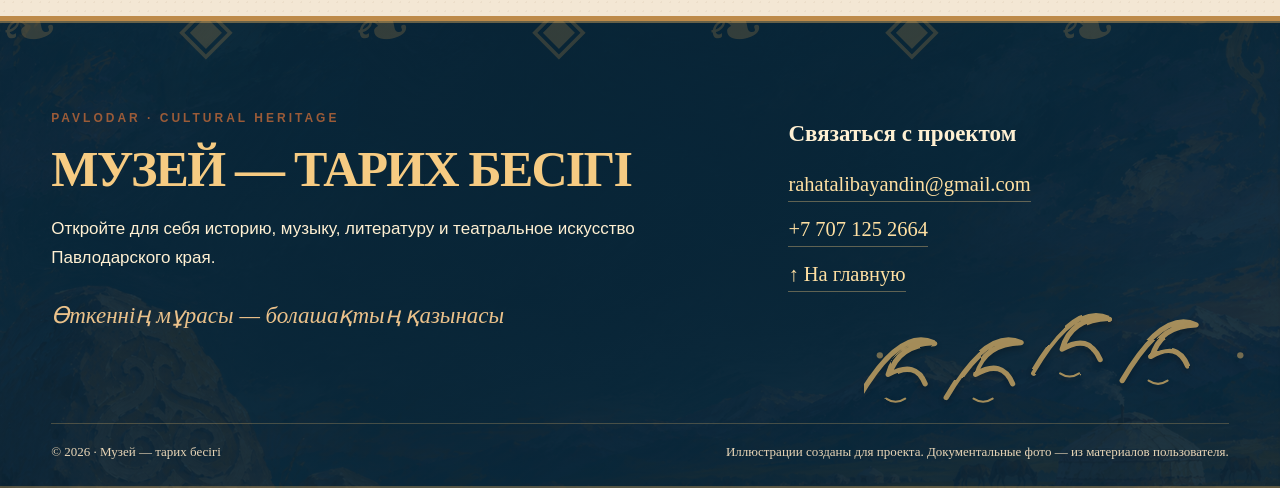
<file: mayra.html>
<!DOCTYPE html>
<!-- РАХАТ — Музей, тарих бесігі -->

<html lang="ru">
<head>
  <meta charset="UTF-8">
  <meta name="viewport" content="width=device-width, initial-scale=1.0">
  <meta name="description" content="Музей — тарих бесігі. Цифровое культурное наследие Павлодарского края.">
  <title>Музей — тарих бесігі</title>
  <link rel="stylesheet" href="css/style.css">
<link rel="stylesheet" href="css/guide.css">
<script src="js/floating-guide.js">
</script>
<link rel="stylesheet" href="css/responsive.css">
</head>
<body data-page="mayra">
  <main id="app">
    <h1>Музей — тарих бесігі</h1>
    <p>Загрузка интерактивной экспозиции...</p>
  </main>
  <script src="js/main.js">
</script>
<script src="js/responsive.js"></script>
</body>
</html>
</file>
<file: css/style.css>
/* РАХАТ — Основные стили сайта */

:root {
  --navy:#233D4D; --orange:#FE7F2D; --gold:#FCCA46;
  --sage:#A1C181; --teal:#619B8A; --cream:#FFF8EC;
}
* { box-sizing:border-box; }
html { scroll-behavior:smooth; }
body { margin:0; color:var(--navy); background:var(--cream); font-family:Georgia,serif; }
body.dark { background:var(--navy); color:var(--cream); }
button,a { cursor:pointer; }
a { color:inherit; text-decoration:none; }
button { font:inherit; }
.container { width:min(1180px,92%); margin:auto; }
header { position:sticky; top:0; z-index:20; background:var(--navy); color:white; box-shadow:0 2px 12px #233d4d30; }
.nav { display:flex; align-items:center; justify-content:space-between; gap:15px; min-height:70px; }
.logo { color:var(--gold); font-size:20px; font-weight:bold; }
.links { display:flex; flex-wrap:wrap; gap:15px; font:14px Arial,sans-serif; }
.actions { display:flex; gap:8px; }
.actions button { border:1px solid var(--gold); background:transparent; color:white; border-radius:30px; padding:9px 12px; }
.hero { min-height:85vh; display:flex; align-items:center; position:relative; overflow:hidden; background:linear-gradient(90deg,#fff8ec 35%,#fff8ec55),url('../assets/images/illustrated-hero.webp') right center / 66% auto no-repeat; }
.hero:after { content:'❧ ❦ ❧'; position:absolute; bottom:12px; right:6%; color:var(--orange); font-size:48px; opacity:.45; }
.hero .container { position:relative; z-index:1; }
.eyebrow { color:var(--orange); letter-spacing:3px; font:700 12px Arial,sans-serif; text-transform:uppercase; }
h1 { font-size:clamp(48px,7vw,100px); line-height:1.05; max-width:690px; margin:20px 0; }
h2 { font-size:clamp(32px,4.5vw,62px); line-height:1.1; margin:12px 0 22px; }
h3 { font-size:26px; }
p { line-height:1.7; font:17px/1.7 Arial,sans-serif; }
.hero p { max-width:500px; }
.btn { display:inline-block; border:0; border-radius:30px; background:var(--teal); color:white; padding:14px 25px; margin:8px 8px 8px 0; font:700 15px Arial,sans-serif; }
.btn.orange { background:var(--orange); }
section { padding:85px 0; scroll-margin-top:80px; }
.paper { background:radial-gradient(circle at 10% 20%,#fcca461c,transparent 30%),var(--cream); }
.ornament { color:var(--orange); font-size:30px; letter-spacing:14px; }
.grid { display:grid; grid-template-columns:repeat(3,minmax(0,1fr)); gap:24px; }
.card { background:white; border:1px solid #d7cdb6; border-radius:24px; overflow:hidden; box-shadow:0 14px 35px #233d4d12; transition:transform .25s; }
.card:hover { transform:translateY(-7px); }
.card img { display:block; width:100%; height:220px; object-fit:cover; }
.card .body { padding:24px; }
.card h3 { margin:10px 0; }
.card a.more { color:var(--orange); font:bold 16px Arial,sans-serif; }
.split { display:grid; grid-template-columns:1fr 1fr; gap:55px; align-items:center; }
.split img { width:100%; border-radius:26px; }
.panel { background:var(--sage); padding:40px; border-radius:28px; }
.gallery { display:grid; grid-template-columns:repeat(3,1fr); gap:18px; }
.gallery button { padding:0; border:0; background:white; border-radius:20px; overflow:hidden; color:var(--navy); text-align:left; }
.gallery img { width:100%; height:210px; object-fit:cover; }
.gallery span { display:block; padding:15px; font:16px Arial,sans-serif; }
.map { position:relative; min-height:330px; background:linear-gradient(125deg,#a1c181aa,#fff8ecbb),repeating-linear-gradient(25deg,transparent 0 55px,#619b8a44 57px 62px); border:8px solid white; border-radius:30px; display:flex; justify-content:center; align-items:center; gap:35px; flex-wrap:wrap; padding:30px; }
.map button { background:var(--orange); color:white; border:3px solid white; border-radius:40px; padding:15px; box-shadow:0 4px 12px #233d4d40; }
.map-detail { background:white; color:var(--navy); border-radius:18px; padding:20px; margin-top:16px; }
.quiz { max-width:760px; background:white; color:var(--navy); border-radius:25px; padding:30px; }
.quiz button.answer { display:block; width:100%; margin:9px 0; padding:15px; text-align:left; background:var(--cream); border:1px solid var(--sage); border-radius:12px; }
.quiz button.answer:disabled { opacity:.7; }
.quiz .correct { color:#216347; }
.quiz .wrong { color:#aa4923; }
.progress { height:8px; background:var(--sage); border-radius:10px; overflow:hidden; }
.progress div { height:100%; background:var(--orange); transition:width .3s; }
footer { padding:60px 0; background:var(--navy); color:white; }
footer a { color:var(--gold); }
.modal { position:fixed; inset:0; z-index:50; display:grid; place-items:center; background:#000b; padding:15px; }
.modal[hidden] { display:none; }
.modal-inner { max-width:700px; max-height:90vh; overflow:auto; background:var(--cream); color:var(--navy); border-radius:20px; padding:20px; }
.modal-inner img { width:100%; max-height:55vh; object-fit:contain; }
.close { float:right; background:var(--orange); color:white; border:0; border-radius:30px; padding:8px 13px; }
body.dark .paper,body.dark .hero { background-color:var(--navy); }
body.dark .hero { background-image:linear-gradient(90deg,#233d4d 30%,#233d4d44),url('../assets/images/illustrated-hero.webp'); color:white; }
body.dark .card { color:var(--navy); }
@media(max-width:850px) {
 .nav { flex-wrap:wrap; padding:12px 0; }
 .links { order:3; width:100%; justify-content:center; }
 .grid,.gallery { grid-template-columns:repeat(2,1fr); }
 .split { grid-template-columns:1fr; }
 .hero { background-size:cover; background-position:center; background-image:linear-gradient(90deg,#fff8ecee,#fff8ecbb),url('../assets/images/illustrated-hero.webp'); }
}
@media(max-width:550px) {
 .grid,.gallery { grid-template-columns:1fr; }
 .links { gap:10px; font-size:12px; }
 .logo { font-size:16px; }
 section { padding:55px 0; }
 .map { gap:12px; }
}
@media(prefers-reduced-motion:reduce) { *,*:before,*:after { animation:none!important; transition:none!important; scroll-behavior:auto!important; } }

/* ARTBOOK V2 — decorative illustration system */
body{background-color:var(--cream);background-image:radial-gradient(#fcca4620 1px,transparent 1px);background-size:19px 19px;overflow-x:hidden}
section{position:relative;isolation:isolate}
section:not(.hero):before{content:'❦';position:absolute;right:2%;top:32px;color:var(--orange);font-size:clamp(40px,7vw,110px);opacity:.12;pointer-events:none;transform:rotate(-18deg)}
section:not(.hero):after{content:'';position:absolute;inset:12px 1.2%;border:1px solid #fcca4640;border-radius:40px;pointer-events:none;z-index:-1}
.hero{min-height:100svh;background-size:cover;background-position:center; background-image:linear-gradient(90deg,#fff8ecf5 0%,#fff8ecd9 37%,#fff8ec10 90%),url('../assets/images/illustrated-hero.webp')}
.hero:before{content:'';position:absolute;inset:-25px;background:url('../assets/images/ornament-a.png') left bottom / 290px auto no-repeat;opacity:.35;pointer-events:none;transform:translate(var(--mx,0px),var(--my,0px));transition:transform .3s ease}
.hero:after{animation:floatGlyph 6s ease-in-out infinite}
h1,h2,h3{letter-spacing:-.035em;text-wrap:balance}
h1{max-width:750px;text-shadow:2px 3px 0 #fcca4638}
h2{max-width:900px}
.eyebrow{font-weight:800}
.card{border:3px solid var(--gold);border-radius:44% 44% 20px 20px / 14% 14% 20px 20px;box-shadow:0 18px 0 #233d4d12,0 28px 45px #233d4d18;position:relative;isolation:isolate;overflow:hidden;background:var(--cream)}
.card:before{content:'';position:absolute;inset:0;background:radial-gradient(circle at var(--glow-x,50%) var(--glow-y,40%),#fcca4640,transparent 45%);pointer-events:none;z-index:2}
.card:after{content:'✧ ❦ ✧';position:absolute;top:10px;left:0;right:0;text-align:center;font-size:22px;color:var(--gold);text-shadow:0 2px 4px var(--navy);z-index:3;pointer-events:none}
.card img{height:265px;filter:saturate(1.08) contrast(1.03);transition:transform .8s cubic-bezier(.2,.8,.2,1)}
.card:hover img{transform:scale(1.09)}
.card:hover{transform:translateY(-12px) rotate(-.6deg)}
.card:nth-child(2):hover{transform:translateY(-12px) rotate(.6deg)}
.gallery button{border:3px solid var(--gold);border-radius:20px 80px 20px 20px;box-shadow:8px 8px 0 #619b8a55;transition:transform .3s,box-shadow .3s}
.gallery button:hover{transform:translate(-4px,-6px) rotate(-1deg);box-shadow:12px 14px 0 #619b8a66}
.gallery img{transition:transform .6s}.gallery button:hover img{transform:scale(1.07)}
.split img{border:10px solid var(--cream);outline:3px solid var(--gold);box-shadow:15px 18px 0 #619b8a55;transform:rotate(1deg);transition:transform .5s}.split img:hover{transform:rotate(-1deg) scale(1.015)}
.btn{border:2px solid var(--navy);box-shadow:5px 5px 0 var(--gold);transition:transform .25s,box-shadow .25s}.btn:hover{transform:translate(-3px,-3px);box-shadow:8px 8px 0 var(--gold)}
.ornament{animation:floatGlyph 5s ease-in-out infinite}
.map{display:block;min-height:490px;padding:0;border:7px solid var(--gold);overflow:hidden;background:var(--sage);box-shadow:12px 14px 0 #233d4d22}
.map-art{height:490px;position:relative;overflow:hidden;background:radial-gradient(ellipse at 65% 40%,#fff8ecb0,transparent 52%),repeating-linear-gradient(0deg,transparent 0 58px,#619b8a22 59px 61px),repeating-linear-gradient(90deg,transparent 0 58px,#619b8a22 59px 61px),var(--sage)}
.map-art:before{content:'✦ ✧ ❦ ✧ ✦';position:absolute;top:17%;left:35%;font-size:35px;color:#fe7f2d50;letter-spacing:25px;transform:rotate(-12deg)}
.river{position:absolute;left:-8%;top:-20%;height:150%;width:26%;background:var(--teal);border:8px solid var(--cream);transform:rotate(15deg);box-shadow:0 0 0 4px var(--navy);display:grid;place-items:center}
.river span{font:800 15px Arial,sans-serif;letter-spacing:3px;color:var(--cream);transform:rotate(-75deg);white-space:nowrap}
.map-road{position:absolute;background:var(--cream);border:3px dashed #619b8a90;transform-origin:center;opacity:.85}.road-one{width:115%;height:30px;top:42%;left:12%;transform:rotate(-17deg)}.road-two{width:110%;height:25px;top:70%;left:9%;transform:rotate(18deg)}.road-three{height:120%;width:25px;left:67%;top:-10%;transform:rotate(25deg)}
.map-compass{position:absolute;right:22px;top:22px;font-size:55px;color:var(--navy);line-height:1}.map-compass small{display:block;text-align:center;font:700 12px Arial}
.map-title{position:absolute;left:27%;top:26px;font-size:clamp(30px,4vw,58px);font-weight:900;color:var(--navy);text-shadow:2px 2px var(--gold)}.map-title small{display:block;font:12px Arial,sans-serif;letter-spacing:2px;text-shadow:none}
.map .map-pin{position:absolute;display:flex;flex-direction:column;align-items:center;gap:3px;border:3px solid var(--navy);background:var(--gold);color:var(--navy);padding:11px 16px;border-radius:15px 15px 15px 3px;box-shadow:6px 7px 0 #233d4d55;transform:rotate(-3deg);transition:transform .3s,background .3s;z-index:3}
.map .map-pin:hover,.map .map-pin.active{background:var(--orange);color:var(--white);transform:translateY(-9px) rotate(2deg) scale(1.07)}
.pin-0{left:34%;top:42%}.pin-1{left:67%;top:29%}.pin-2{left:56%;top:72%}
.pin-number{font:900 25px Georgia,serif}.pin-label{font:800 11px Arial,sans-serif;letter-spacing:1px}
.map-detail{display:grid;grid-template-columns:240px 1fr;gap:25px;align-items:center;border:2px solid var(--gold);box-shadow:7px 7px 0 #619b8a50}.map-detail-image{width:100%;height:210px;object-fit:cover;border-radius:14px;border:3px solid var(--gold)}
.team-grid{display:grid;grid-template-columns:repeat(2,minmax(0,1fr));gap:30px;max-width:800px}.team-grid figure{margin:0;background:var(--cream);border:3px solid var(--gold);padding:18px;border-radius:150px 150px 20px 20px;text-align:center;box-shadow:10px 10px 0 #619b8a55}.team-grid img{width:100%;height:310px;object-fit:contain;object-position:center bottom;filter:drop-shadow(4px 8px 8px #233d4d33)}.team-grid figcaption{font:700 17px Arial,sans-serif;padding:14px}
.reveal{opacity:0;transform:translateY(35px) rotate(.4deg);transition:opacity .85s ease,transform .85s cubic-bezier(.2,.8,.2,1)}.reveal.revealed{opacity:1;transform:translateY(0) rotate(0)}
@keyframes floatGlyph{0%,100%{transform:translateY(0) rotate(-2deg)}50%{transform:translateY(-13px) rotate(3deg)}}
@media(max-width:750px){.map-detail{grid-template-columns:1fr}.map-art{height:420px}.map-title{left:25%;font-size:30px}.map .map-pin{padding:8px}.pin-0{left:28%;top:43%}.pin-1{left:68%;top:34%}.pin-2{left:48%;top:75%}.pin-label{font-size:9px}.team-grid{gap:12px}.team-grid img{height:220px}.hero{background-image:linear-gradient(90deg,#fff8eceb,#fff8ecac),url('../assets/images/illustrated-hero.webp')}}
@media(max-width:500px){.team-grid{grid-template-columns:1fr}.map-title{font-size:24px}.map .map-pin{padding:7px 8px}.map-art{height:360px}.map{min-height:360px}.map-compass{font-size:35px}.pin-number{font-size:19px}}
@media(prefers-reduced-motion:reduce){.reveal{opacity:1;transform:none}}

/* ARTBOOK V3 — cohesive illustrated visual language */
body{background-image:radial-gradient(circle at 20% 20%,#fcca4614,transparent 35%),repeating-linear-gradient(0deg,#233d4d04 0 1px,transparent 1px 6px)}
.hero{background-image:linear-gradient(90deg,#fff8ecfa 0%,#fff8ecf0 38%,#fff8ec80 72%),url('../assets/images/illustrated-hero.webp');background-position:center,right center;background-size:cover;}
.hero .container{padding-top:65px;padding-bottom:65px}
.hero h1{filter:drop-shadow(2px 3px 0 #fcca4640)}
.hero:before{background-image:url('../assets/images/instruments-cutout.png');background-position:right 5% bottom 6%;background-size:clamp(160px,26vw,370px) auto;opacity:.92;animation:instrumentFloat 7s ease-in-out infinite;transform:none}
.hero:after{content:'✦';right:18%;bottom:20%;animation:twinkle 4s infinite alternate}
@keyframes instrumentFloat{0%,100%{transform:translateY(0) rotate(-3deg)}50%{transform:translateY(-15px) rotate(2deg)}}
@keyframes twinkle{from{opacity:.2;transform:scale(.8) rotate(0)}to{opacity:.8;transform:scale(1.2) rotate(35deg)}}
.card{border-radius:95px 95px 20px 20px / 28px 28px 20px 20px;transition:transform .35s,box-shadow .35s}
.card:hover{transform:translateY(-10px) rotate(-.6deg);box-shadow:12px 18px 0 #619b8a33}
.card img{filter:saturate(.9) contrast(.98);transition:transform .65s,filter .65s}
.card:hover img{transform:scale(1.055);filter:saturate(1.1)}
.gallery button{border:2px solid var(--gold);box-shadow:5px 7px 0 #619b8a44;transition:transform .3s}
.gallery button:hover{transform:translateY(-7px) rotate(.5deg)}
.split img{max-height:480px;object-fit:contain;filter:drop-shadow(9px 12px 0 #fcca4644)}
.real-map-layout{border:4px solid var(--gold);border-radius:28px;overflow:hidden;background:var(--cream);box-shadow:10px 12px 0 #233d4d1c}
.real-map-toolbar{display:grid;grid-template-columns:repeat(3,minmax(0,1fr));gap:10px;padding:15px;background:var(--navy)}
.real-map-toolbar .map-pin{font:600 14px/1.35 Arial,sans-serif;min-height:72px;border:1px solid var(--gold);border-radius:14px;background:var(--cream);color:var(--navy);padding:12px;text-align:left;display:flex;align-items:center;gap:10px;transition:background .25s,transform .25s}
.real-map-toolbar .map-pin span{font:bold 25px Georgia,serif;color:var(--orange)}
.real-map-toolbar .map-pin:hover,.real-map-toolbar .map-pin.active{background:var(--gold);transform:translateY(-2px)}
.real-map{background:var(--sage);position:relative;min-height:530px}
.real-map iframe{display:block;width:100%;height:530px;border:0;background:var(--sage)}
.map-fallback{padding:14px 20px;display:flex;gap:14px;align-items:center;justify-content:space-between;font:14px/1.5 Arial,sans-serif;background:var(--cream)}
.map-fallback a{font-weight:bold;color:var(--navy);border-bottom:2px solid var(--orange);white-space:nowrap}
.real-map-layout + .map-detail{margin-top:22px}
@media(max-width:750px){.real-map-toolbar{grid-template-columns:1fr}.real-map-toolbar .map-pin{min-height:55px}.real-map iframe{height:410px}.real-map{min-height:410px}.hero:before{background-size:170px auto;opacity:.5}.map-fallback{flex-direction:column;align-items:flex-start}}
@media(prefers-reduced-motion:reduce){.hero:before,.hero:after{animation:none!important}.card,.gallery button{transition:none!important}}

/* V4 — editorial painted landscape, no reused stock collage */
body{background:var(--cream);background-image:none}section:not(.hero):before,section:not(.hero):after{display:none}
.painted-hero,.hero{min-height:calc(100svh - 70px);background:var(--cream)!important;overflow:hidden;isolation:isolate}
.painted-hero:before,.painted-hero:after{display:none!important}
.painted-hero::selection{background:var(--gold)}
.hero-layout{display:grid;grid-template-columns:1.05fr .95fr;align-items:center;gap:30px;min-height:calc(100svh - 70px);position:relative;z-index:3}
.hero-copy{position:relative;z-index:4;padding:50px 0}.hero-copy h1{font-size:clamp(54px,6.4vw,108px);line-height:.96;max-width:800px}.hero-copy h3{color:var(--teal);font-style:italic;font-size:clamp(21px,2vw,30px);max-width:570px}.hero-copy p{max-width:490px}
.hero-art{height:min(78vh,730px);position:relative;filter:drop-shadow(8px 14px 1px #233d4d13)}.sun-disc{position:absolute;inset:7% 6% 12% 8%;border-radius:50%;background:radial-gradient(circle at 35% 35%,#fff8ec 0 12%,#fcca4680 34%,#fe7f2d33 65%,transparent 72%);border:2px dashed #fe7f2d55;animation:breath 8s ease-in-out infinite}
.art-dombra,.art-kobyz,.art-ornament{position:absolute;object-fit:contain;pointer-events:none}.art-dombra{height:90%;width:52%;right:0;top:3%;transform:rotate(14deg);animation:dombraFloat 7s ease-in-out infinite}.art-kobyz{height:75%;width:55%;left:2%;top:15%;transform:rotate(-16deg);animation:kobyzFloat 8s ease-in-out infinite}.art-ornament{width:33%;height:33%;left:32%;bottom:0;opacity:.5;animation:slowSpin 25s linear infinite}
.sky-cloud{position:absolute;width:75vw;height:22vw;border-radius:50%;filter:blur(2px);opacity:.5;z-index:0;pointer-events:none;background:repeating-radial-gradient(ellipse at 50% 50%,transparent 0 18px,#fcca463b 19px 24px,transparent 25px 44px);transform:rotate(-15deg)}.cloud-a{top:-12%;right:-20%;animation:drift 26s ease-in-out infinite alternate}.cloud-b{bottom:-17%;left:-30%;background:repeating-radial-gradient(ellipse at 50% 50%,transparent 0 20px,#619b8a30 21px 26px,transparent 27px 50px);animation:drift 30s ease-in-out infinite alternate-reverse}.cloud-c{top:32%;left:34%;opacity:.18;animation:drift 23s ease-in-out infinite alternate}.scroll-cue{position:absolute;bottom:22px;left:50%;transform:translateX(-50%);font:700 11px Arial;letter-spacing:3px;color:var(--teal);z-index:4}
.story-section{background:linear-gradient(120deg,#fff8ec,#fcca4622);padding:120px 0}.story-split{gap:8vw}.story-art{position:relative;padding:22px 22px 50px;background:#fcca4625;border-radius:48% 48% 18px 18px / 12% 12% 18px 18px}.story-frame{overflow:hidden;border:5px solid var(--gold);border-radius:48% 48% 18px 18px / 14% 14% 18px 18px;box-shadow:14px 15px 0 #619b8a40}.story-frame img{display:block;width:100%;height:410px;object-fit:cover;transform:none;filter:none;outline:0;border:0;border-radius:0;box-shadow:none}.story-caption{position:absolute;bottom:16px;left:35px;letter-spacing:3px;font:700 11px Arial;color:var(--navy)}
.museum-section{background:var(--navy);color:var(--cream)}.museum-section .eyebrow{color:var(--gold)}.section-intro{max-width:650px;margin-bottom:34px}.museum-grid .card{background:var(--cream);color:var(--navy);border:2px solid var(--gold);border-radius:16px 110px 16px 16px;box-shadow:10px 10px 0 #619b8a55}.museum-grid .card:after{display:none}.museum-grid .card img{height:300px;object-fit:cover}.museum-grid .card:nth-child(2){border-radius:110px 16px 16px 16px}.museum-grid .card:nth-child(3){border-radius:16px 16px 110px 16px}.museum-grid .card .body{padding:26px}
.exhibition-section{background:var(--cream)}.exhibition-section .gallery{grid-template-columns:repeat(4,minmax(0,1fr))}.gallery button{border:2px solid var(--gold);border-radius:120px 120px 12px 12px;box-shadow:7px 9px 0 #619b8a40}.gallery img{height:240px;object-fit:cover;background:#fcca4620}.gallery button:first-child img{object-fit:contain;padding:20px}.gallery button:nth-child(4) img{object-fit:cover}.gallery span{min-height:74px}
.route-section{background:#a1c1812c}.real-map-layout{border:3px solid var(--navy);box-shadow:10px 12px 0 #619b8a55}.real-map-toolbar{background:var(--navy)}.map-detail{box-shadow:8px 8px 0 #619b8a33}
.team-grid figure{border-radius:20px;background:#a1c18125;padding:24px;box-shadow:none;overflow:hidden}.team-grid .portrait{height:330px;border-radius:180px 180px 14px 14px;background:radial-gradient(circle at 50% 45%,#fcca4655,#fff8ec 75%);overflow:hidden}.team-grid img{height:100%;width:100%;object-fit:contain;object-position:center bottom;filter:none}.team-grid figcaption{font-size:16px}
body.dark .painted-hero{background:var(--navy)!important;color:var(--cream)}body.dark .story-section{background:var(--navy);color:var(--cream)}body.dark .exhibition-section{background:var(--navy);color:var(--cream)}body.dark .route-section{background:var(--navy);color:var(--cream)}body.dark .story-caption{color:var(--gold)}
@keyframes dombraFloat{0%,100%{transform:translateY(0) rotate(14deg)}50%{transform:translateY(-19px) rotate(10deg)}}@keyframes kobyzFloat{0%,100%{transform:translateY(0) rotate(-16deg)}50%{transform:translateY(17px) rotate(-12deg)}}@keyframes drift{to{transform:translateX(10%) rotate(-8deg)}}@keyframes breath{50%{transform:scale(1.055)}}@keyframes slowSpin{to{transform:rotate(360deg)}}
@media(max-width:900px){.hero-layout{grid-template-columns:1fr 1fr}.hero-copy h1{font-size:clamp(45px,6vw,70px)}.exhibition-section .gallery{grid-template-columns:repeat(2,1fr)}}
@media(max-width:700px){.hero-layout{display:flex;flex-direction:column;align-items:stretch;justify-content:center;gap:0}.hero-copy{padding:55px 0 0}.hero-art{height:310px;width:100%;margin-top:-10px}.hero-copy h1{font-size:clamp(42px,11vw,68px)}.scroll-cue{display:none}.story-frame img{height:300px}.museum-grid{grid-template-columns:1fr}.museum-grid .card img{height:270px}.team-grid .portrait{height:250px}}
@media(max-width:480px){.exhibition-section .gallery{grid-template-columns:1fr}.gallery img{height:240px}.hero-art{height:270px}.hero-copy p{font-size:15px}.team-grid{grid-template-columns:1fr}}
@media(prefers-reduced-motion:reduce){.art-dombra,.art-kobyz,.art-ornament,.sun-disc,.sky-cloud{animation:none!important}}

/* V5 — hand-painted landscape, no vector instruments or portrait cards */
body{background:#fbf0d9;background-image:linear-gradient(125deg,#f9e9c84a,#fff8ec 45%,#f4dbad4a)}
.painted-hero{background:linear-gradient(90deg,#fff6e9 0%,#fff6e9d9 40%,#fff6e911 100%)!important}
.hero-art{height:min(76vh,690px);overflow:visible;filter:none}
.landscape-painting{position:absolute;inset:0 -10% 0 -12%;background:url('../assets/images/painted-landscape.webp') center / cover no-repeat;clip-path:polygon(5% 8%,89% 1%,100% 14%,95% 91%,78% 100%,10% 93%,0 70%);filter:saturate(1.12);animation:paintingBreathe 14s ease-in-out infinite alternate}
.landscape-painting:after{content:'';position:absolute;inset:0;background:linear-gradient(90deg,#fff8ec55,transparent 40%),repeating-linear-gradient(15deg,#fff4d011 0 2px,transparent 3px 8px);mix-blend-mode:screen}
@keyframes paintingBreathe{from{transform:translateY(7px) scale(1)}to{transform:translateY(-9px) scale(1.035)}}
.sky-cloud{opacity:.18;filter:blur(12px)}
.story-section{background:linear-gradient(100deg,#f9e8c7d9,#fff5dfd9),url('../assets/images/painted-landscape.webp') center / cover fixed}
.story-frame{border:0;border-radius:7px;box-shadow:12px 12px 0 #c98e4e33}.story-art{background:transparent}
.museum-section{background:#254a55 url('../assets/images/painted-landscape.webp') center / cover fixed;background-blend-mode:multiply}
.museum-grid .card{border:1px solid #c78d45;border-radius:5px;box-shadow:8px 9px 0 #b7834640}.museum-grid .card:nth-child(2),.museum-grid .card:nth-child(3){border-radius:5px}
.gallery button{border-radius:6px;box-shadow:6px 8px 0 #bc98544d}.gallery button:first-child img{object-fit:cover;padding:0}
@media(max-width:700px){.hero-art{height:330px}.landscape-painting{inset:0 -4%}.story-section,.museum-section{background-attachment:scroll}}
@media(prefers-reduced-motion:reduce){.landscape-painting{animation:none}}

/* V6: immersive painting instead of a floating image panel */
.painted-hero{position:relative;background:#f6e7c8!important;min-height:calc(100svh - 70px)}
.painted-hero .hero-art{position:absolute;inset:0;width:100%;height:100%;z-index:0;overflow:hidden;pointer-events:none}
.painted-hero .landscape-painting{inset:-5%;clip-path:none;background-position:center center;background-size:cover;filter:saturate(1.08) contrast(1.04);animation:paintingBreathe 22s ease-in-out infinite alternate}
.painted-hero .hero-layout{display:flex;align-items:center;position:relative;z-index:2}
.painted-hero .hero-copy{max-width:min(740px,85vw);padding:38px 48px;background:linear-gradient(105deg,#fff4dff0,#fff4dfc8 78%,#fff4df55);border-left:5px solid #c66d36;box-shadow:0 16px 60px #2b3e3e25;backdrop-filter:blur(3px)}
.painted-hero .hero-copy h1{font-size:clamp(48px,6.5vw,100px);text-shadow:1px 2px 0 #f5c887}
.painted-hero .sky-cloud{display:none}
.painted-hero .scroll-cue{color:#233d4d;background:#fff4dfcf;padding:9px 18px;border-radius:20px}
.story-section{background:linear-gradient(90deg,#fff4dfed,#fff4dfd1),url('../assets/images/painted-landscape.webp') center/cover no-repeat}
.exhibition-section{background:linear-gradient(#fff6e9eb,#fff6e9eb),url('../assets/images/painted-landscape.webp') center/cover no-repeat}
.route-section{background:linear-gradient(#e8e2c8ef,#e8e2c8ef),url('../assets/images/painted-landscape.webp') center/cover no-repeat}
.painted-hero .hero-copy .btn{box-shadow:3px 5px 0 #23445155}
@media(max-width:700px){.painted-hero .hero-layout{min-height:calc(100svh - 70px)}.painted-hero .hero-copy{max-width:100%;padding:28px 22px;margin:35px 0;background:#fff4dfe8}.painted-hero .hero-art{height:100%;margin:0}.painted-hero .landscape-painting{inset:-6%}.painted-hero .hero-copy h1{font-size:clamp(43px,11vw,68px)}}

/* V7 — real oil-painted compositions; one original painting per destination */
html{scroll-behavior:smooth}body{background:#f2e6d2}header{background:#173343!important;border-bottom:1px solid #bda178;position:sticky;top:0;z-index:100}header .logo{color:#f1ca83!important}header .links a{color:#f8e8d1!important}
.oil-hero{position:relative;min-height:min(830px,calc(100svh - 65px));display:flex;align-items:center;isolation:isolate;background-size:cover;background-position:center;overflow:hidden;color:#fff1d7}
.oil-home{background-image:url('../assets/images/oil-home.webp')}
.oil-mayra{background-image:url('../assets/images/oil-mayra.webp')}
.oil-chekhov{background-image:url('../assets/images/oil-chekhov.webp')}
.oil-bukhar{background-image:url('../assets/images/oil-bukhar.webp')}
.oil-shade{position:absolute;inset:0;z-index:-1;background:linear-gradient(90deg,rgba(17,34,49,.84) 0%,rgba(24,40,54,.70) 27%,rgba(30,39,53,.32) 52%,transparent 80%)}
.oil-hero-inner{position:relative;z-index:1;padding-top:90px;padding-bottom:110px;width:100%;animation:oilReveal 1.1s ease both}
.oil-hero-inner h1{font-family:Georgia,'Times New Roman',serif;font-weight:700;font-size:clamp(3.2rem,7vw,7.8rem);line-height:.99;max-width:790px;letter-spacing:-.055em;color:#fff0cf;text-shadow:0 4px 22px #17253575;margin:28px 0 25px}
.oil-detail .oil-hero-inner h1{font-size:clamp(2.6rem,5.5vw,6.2rem);max-width:920px;line-height:1.06}
.oil-eyebrow{color:#f3c979;letter-spacing:.25em;font-size:.8rem;font-weight:800;text-transform:uppercase}
.paint-stroke{width:170px;height:7px;background:#f4c56c;border-radius:70% 25% 60% 25%;transform:rotate(-2deg);box-shadow:12px 3px 0 -2px #f4c56c88}
.oil-motto{font-family:Georgia,serif;font-style:italic;color:#ffe2a5;font-size:clamp(1.1rem,2.2vw,1.8rem);max-width:660px;margin:23px 0 10px}
.oil-description{font-size:clamp(1rem,1.35vw,1.25rem);line-height:1.65;max-width:590px;color:#fff6e8;text-shadow:0 1px 9px #192d3c}
.oil-buttons{display:flex;gap:16px;flex-wrap:wrap;margin-top:32px}.oil-button{display:inline-flex;align-items:center;justify-content:center;padding:16px 27px;border-radius:4px 18px 5px 14px;border:2px solid #e5b95e;text-decoration:none;font-weight:800;transition:transform .25s,filter .25s;box-shadow:4px 5px 0 #0d293a55}.oil-button:hover{transform:translateY(-5px) rotate(-1deg);filter:brightness(1.12)}.oil-button.gold{background:#e5a743;color:#1e3645}.oil-button.teal{background:#1d5260;color:#fff1d8}.oil-bottom{position:absolute;bottom:23px;right:5%;font-size:.76rem;letter-spacing:.2em;color:#fff3d2}
.story-section,.museum-section,.exhibition-section,.route-section,.paper{background:#f3e7d4!important;background-image:radial-gradient(#9a795a14 1px,transparent 1px)!important;background-size:9px 9px!important}
.story-section,.museum-section,.exhibition-section,.route-section{padding-block:90px}.card,.gallery button,.story-frame{overflow:hidden;border:1px solid #b78d63!important;border-radius:4px!important;box-shadow:8px 9px 0 #c5a97a40!important;background:#fff7e8!important}.card img,.gallery img{object-fit:cover;transition:transform .6s}.card:hover img,.gallery button:hover img{transform:scale(1.045)}.card .body{background:#fff7e8}.card h3,.story-section h2,.museum-section h2,.exhibition-section h2,.route-section h2{color:#233c4b}.eyebrow{color:#9b5b38!important}
@keyframes oilReveal{from{opacity:0;transform:translateY(30px)}to{opacity:1;transform:translateY(0)}}
@media(max-width:720px){.oil-hero{min-height:680px;background-position:60% center}.oil-shade{background:linear-gradient(90deg,#172b3edb,#172b3e55)}.oil-hero-inner{padding-top:85px;padding-bottom:110px}.oil-hero-inner h1{font-size:clamp(3rem,11vw,5rem)}.oil-detail .oil-hero-inner h1{font-size:clamp(2.4rem,9vw,4rem)}.oil-buttons{gap:10px}.oil-button{padding:12px 16px}.oil-bottom{font-size:.6rem}}
@media(prefers-reduced-motion:reduce){.oil-hero-inner{animation:none}.oil-button,.card img,.gallery img{transition:none}}

/* V8 — oil painting across every page and interactive illustrated book */
.story-section{background:linear-gradient(90deg,rgba(19,35,48,.85),rgba(28,47,62,.58)),url('../assets/images/oil-bukhar.webp') center 42% / cover no-repeat!important;color:#fff1d5;min-height:750px;}
.story-section h2,.story-section .eyebrow{color:#ffe0a4!important}.story-section p{color:#fff1d5;max-width:570px}.story-section:after{border-color:#f2ce8c80}
.book-scene{display:flex;flex-direction:column;align-items:center;gap:15px;perspective:1400px;padding:35px 10px}.book-shell{width:min(100%,410px);height:340px;position:relative;transform-style:preserve-3d;transform:rotate(-5deg);filter:drop-shadow(16px 22px 14px #0d1928a0);transition:transform 1s}.book-shell.opened{transform:rotate(0deg) translateX(28px)}.book-cover,.book-last,.book-page{position:absolute;inset:0;border:5px solid #a35b31;border-radius:7px 24px 24px 7px;background:repeating-linear-gradient(5deg,#e8bf80 0 3px,#f7dfa7 5px 13px);box-shadow:inset 0 0 35px #7b3b2355;display:flex;flex-direction:column;justify-content:center;align-items:center;text-align:center;padding:22px;color:#663a27}.book-cover{background:linear-gradient(125deg,#8e3c31,#bd7042 45%,#7b352d);color:#ffe1a3;border:8px double #d6a25b;z-index:3;backface-visibility:hidden;transform-origin:left center;transition:transform 1.15s cubic-bezier(.25,.7,.25,1)}.book-title{font:700 clamp(25px,3vw,37px)/1.2 Georgia,serif;letter-spacing:2px}.book-subtitle{font:italic 16px Georgia;margin:20px 0}.book-ornament{font-size:31px;color:#e9b861}.book-leaf{position:absolute;inset:0;transform-style:preserve-3d;transform-origin:left center;z-index:2;transition:transform 1.2s .15s}.book-page{backface-visibility:hidden}.book-page.back{transform:rotateY(180deg)}.book-last{z-index:1}.book-shell.opened .book-cover{transform:rotateY(-158deg)}.book-shell.opened .book-leaf{transform:rotateY(-145deg)}.book-page h3,.book-last h3{font-size:29px;margin:15px 0 6px}.book-page p,.book-last p{color:#663a27;font:16px/1.5 Georgia}.folio{letter-spacing:3px;font:700 12px Arial}.book-decoration{font-size:38px;color:#ae6439;margin-top:12px}.book-turn{background:#f0c078;color:#382c29;border:2px solid #70422b;padding:12px 24px;border-radius:5px;box-shadow:4px 5px 0 #102b34;font-weight:bold}.book-hint{font:12px Arial;color:#fff1d5;text-align:center}
.heritage-notes{background:linear-gradient(140deg,#ead1a7,#f7e8cb 65%,#dfb783)!important;padding:90px 0}.heritage-columns{display:grid;grid-template-columns:repeat(3,1fr);gap:25px}.heritage-columns article{padding:28px 25px;background:#fff8e6b8;border-top:5px solid #a75c3c;box-shadow:7px 9px 0 #8e58332c}.heritage-num{font:italic 40px Georgia;color:#ad6545}.heritage-columns h3{margin:10px 0}.heritage-columns p{font-size:16px}.museum-knowledge{background:linear-gradient(120deg,#e8cda3,#fff1d7)!important}.knowledge-grid{display:grid;grid-template-columns:1.25fr 1fr;gap:55px}.knowledge-grid aside{background:#fff8e8;padding:30px;border-left:6px solid #b36d46}.fact-row{display:flex;gap:22px;align-items:center;border-bottom:1px solid #d4b48a;padding:14px 0;font:16px Arial}.fact-row b{color:#a75c3c}.quote-section{background:linear-gradient(90deg,#193343cc,#19334388),url('../assets/images/oil-home.webp') center/cover!important;color:#fff2d5;text-align:center}.quote-section blockquote{font:italic clamp(29px,4vw,56px)/1.2 Georgia;max-width:850px;margin:30px auto}.oil-detail{background-position:center 48%}.oil-mayra{background-image:url('../assets/images/oil-mayra.webp')}.oil-chekhov{background-image:url('../assets/images/oil-chekhov.webp')}.oil-bukhar{background-image:url('../assets/images/oil-bukhar.webp')}
@media(max-width:800px){.heritage-columns,.knowledge-grid{grid-template-columns:1fr}.story-section{background-attachment:scroll!important}.book-shell{height:300px;width:min(90%,370px)}.book-scene{padding:25px 10px}.story-section .story-split{gap:15px}.book-shell.opened{transform:translateX(20px)}}
@media(prefers-reduced-motion:reduce){.book-shell,.book-cover,.book-leaf{transition:none!important}}

/* V9: editorial asymmetry, heritage folio, art nouveau-inspired details */
.story-section{background:linear-gradient(95deg,rgba(22,32,39,.78),rgba(38,34,38,.36)),url('../assets/images/oil-chekhov.webp') center/cover no-repeat!important;min-height:860px}
.story-split{grid-template-columns:minmax(260px,.7fr) minmax(450px,1.5fr)!important;gap:clamp(35px,5vw,95px)!important;align-items:center}
.story-split>div:first-child{align-self:start;padding-top:75px}
.story-split>div:first-child h2{font-size:clamp(2.7rem,5vw,5.4rem);line-height:1.02}
.book-scene{align-items:stretch;min-width:0;perspective:1500px}
.history-book{position:relative;display:grid;grid-template-columns:1fr 1fr;min-height:435px;isolation:isolate;filter:drop-shadow(14px 18px 14px #090c12a8);transform:rotate(-1.1deg)}
.history-book-left,.history-book-right{position:relative;min-width:0;padding:clamp(20px,2.5vw,40px);background:linear-gradient(90deg,#bd925f0d,#f9e8c4 12%,#f5ddb0 88%,#9c673f30),repeating-linear-gradient(0deg,#a66d3d09 0 2px,transparent 2px 6px);border:7px solid #9d613d;color:#503526;box-shadow:inset 0 0 35px #89532f35;display:flex;flex-direction:column;justify-content:center}
.history-book-left{border-radius:15px 3px 3px 15px;border-right:2px solid #9d613d;text-align:center;background-color:#e8c58e}
.history-book-right{border-radius:3px 15px 15px 3px;border-left:2px solid #9d613d;background-color:#f4ddb3}
.history-book:after{content:'';position:absolute;left:49.7%;top:2%;height:96%;width:9px;z-index:3;background:linear-gradient(90deg,#6c422d55,#fff0c9b0,#74432b44);pointer-events:none}
.book-kicker{font:700 11px/1.5 Arial,sans-serif;letter-spacing:.22em;text-transform:uppercase;color:#94563e}
.book-art{font:normal clamp(80px,12vw,170px)/1 Georgia,serif;color:#a85f3c;opacity:.68;margin:25px 0;text-shadow:2px 3px #f9dfa5}
.book-epoch{font:italic 23px/1.2 Georgia,serif;color:#633c2c}
.book-counter{font:700 12px Arial;margin-top:35px;letter-spacing:.3em;color:#9b603e}
.history-book-right h3{font:700 clamp(25px,2.4vw,40px)/1.08 Georgia,serif;color:#563625;margin:25px 0 16px}
.history-book-right p{font:clamp(14px,1.12vw,17px)/1.65 Georgia,serif;color:#563b2e!important;margin:0}
.book-flourish{font:28px Georgia;color:#a75e42;margin-top:20px}
.page-flip{position:absolute;z-index:5;top:8px;bottom:8px;right:8px;width:calc(50% - 13px);background:linear-gradient(90deg,#fff0cf,#d5ac76);border:3px solid #a76c46;transform-origin:left center;opacity:0;pointer-events:none;backface-visibility:hidden}
.page-flip.turning{animation:folioTurn .75s ease-in-out forwards}
@keyframes folioTurn{0%{opacity:0;transform:rotateY(0deg)}12%{opacity:.95}85%{opacity:.9}100%{opacity:0;transform:rotateY(-165deg)}}
.book-controls{display:flex;align-items:center;justify-content:space-between;gap:12px;margin-top:17px}
.book-controls button{cursor:pointer;background:#e6b976;border:1px solid #7c4b32;color:#3e302a;padding:12px 17px;font:700 14px Arial;border-radius:2px;transition:transform .2s,background .2s}
.book-controls button:hover:not(:disabled){transform:translateY(-3px);background:#ffda96}
.book-controls button:disabled{opacity:.4;cursor:not-allowed}
#book-progress{color:#fff1d5;font:700 14px Georgia;white-space:nowrap}
.chapter-label{font:700 11px Arial;letter-spacing:.15em;color:#ffe7b4;text-transform:uppercase}
#chapter-select{width:100%;padding:12px 14px;background:#f5e2bd;color:#503525;border:1px solid #ab7449;font:15px Georgia}
.book-hint{text-align:left}
.museum-grid .card:nth-child(2){transform:translateY(50px)}.museum-grid .card:nth-child(3){transform:translateY(95px)}
.heritage-columns article:nth-child(2){transform:translateY(45px)}.heritage-columns article:nth-child(3){transform:translateY(90px)}
.gallery button:nth-child(even){transform:translateY(28px)}
.museum-section{padding-bottom:170px!important}.heritage-notes{padding-bottom:180px!important}
@media(max-width:1050px){.story-split{grid-template-columns:1fr!important}.story-split>div:first-child{padding-top:0}.book-scene{max-width:780px;margin:auto;width:100%}.story-section{min-height:0}}
@media(max-width:700px){.history-book{min-height:380px}.history-book-left,.history-book-right{padding:15px;border-width:4px}.book-art{font-size:75px;margin:15px 0}.book-epoch{font-size:17px}.history-book-right h3{font-size:22px;margin:13px 0}.history-book-right p{font-size:12px;line-height:1.5}.book-kicker{font-size:9px;letter-spacing:.09em}.book-controls button{font-size:12px;padding:10px}.museum-grid .card:nth-child(2),.museum-grid .card:nth-child(3),.heritage-columns article:nth-child(2),.heritage-columns article:nth-child(3),.gallery button:nth-child(even){transform:none}.museum-section,.heritage-notes{padding-bottom:90px!important}}
@media(prefers-reduced-motion:reduce){.page-flip.turning{animation:none}}

/* V10: editorial museum layout and interactive two-page manuscript */
.story-section .story-split{grid-template-columns:minmax(260px,.72fr) minmax(0,1.55fr);max-width:1450px;gap:clamp(28px,4vw,75px);align-items:center}
.story-section .story-split>div:first-child{align-self:start;padding-top:clamp(35px,8vw,145px)}
.book-scene{padding:25px 0 30px;max-width:100%;width:100%}
.history-book{min-height:540px;transform:none;grid-template-columns:1fr 1fr}
.history-book-left,.history-book-right{justify-content:flex-start;padding:clamp(28px,3vw,50px) clamp(24px,3vw,47px) 75px}
.history-book-left{text-align:left}
.history-book-left .book-kicker{margin-bottom:28px}
.book-left-title{font:700 clamp(27px,2.5vw,39px)/1.12 Georgia,serif;color:#593827;margin:0 0 20px}
.book-left-text{font:clamp(14px,1.05vw,17px)/1.6 Georgia,serif;color:#65452e!important;margin:0 0 24px}
.book-epoch{font-size:17px;margin-top:auto;margin-bottom:10px;font-style:italic}
.book-counter{margin:10px 0 0}
.history-book-right h3{margin:26px 0 20px}
.history-book-right p{font-size:clamp(14px,1.04vw,17px);line-height:1.62}
.book-flourish{margin-top:auto;padding-top:25px}
.book-inside-arrow{position:absolute;bottom:17px;width:45px;height:45px;display:grid;place-items:center;background:#7c4434;color:#ffdfa3;border:1px solid #e0b77a;border-radius:50%;font-size:26px;cursor:pointer;transition:transform .2s,background .2s;z-index:5}
.book-inside-prev{left:23px}.book-inside-next{right:23px}
.book-inside-arrow:hover:not(:disabled){background:#a96140;transform:scale(1.1)}
.book-inside-arrow:disabled{opacity:.24;cursor:not-allowed}
.book-bottom{display:flex;align-items:center;gap:16px;flex-wrap:wrap;margin-top:14px}
.book-bottom #book-progress{margin-right:auto}
.book-bottom .chapter-label{margin:0;white-space:nowrap}
.book-bottom #chapter-select{width:min(390px,100%);margin:0}
.book-hint{align-self:flex-start}
.museum-section .container,.heritage-notes .container,.gallery-section .container{max-width:1430px}
.museum-grid .card:nth-child(even){transform:translateY(36px)}
.gallery{grid-template-columns:1.35fr .85fr 1fr}
.gallery button:nth-child(2){transform:translateY(32px)}
@media(max-width:1100px){.story-section .story-split{grid-template-columns:1fr;gap:10px}.story-section .story-split>div:first-child{padding-top:0}.book-scene{max-width:900px}}
@media(max-width:650px){.history-book{min-height:520px}.history-book-left,.history-book-right{padding:18px 13px 66px}.book-left-title,.history-book-right h3{font-size:clamp(17px,4vw,24px)}.book-left-text,.history-book-right p{font-size:clamp(11px,2.7vw,14px);line-height:1.48}.book-epoch{font-size:12px}.book-inside-arrow{width:36px;height:36px;bottom:13px}.book-inside-prev{left:12px}.book-inside-next{right:12px}.book-bottom{align-items:stretch}.book-bottom #chapter-select{width:100%}.gallery{grid-template-columns:1fr}.gallery button:nth-child(2),.museum-grid .card:nth-child(even){transform:none}}
@media(prefers-reduced-motion:reduce){.book-inside-arrow{transition:none}}

/* V11 · living museum / interactive manuscript */
.history-book{min-height:550px;position:relative}
.history-book-left,.history-book-right{position:relative;display:flex;flex-direction:column;align-items:flex-start;text-align:left;padding:clamp(24px,3.2vw,48px) clamp(23px,3.3vw,53px) 85px}
.history-book-left .book-art{display:none}
.book-left-heading{font:700 clamp(24px,2.7vw,42px)/1.12 Georgia,serif;color:#633c2c;margin:30px 0 16px}
.book-left-copy{font:clamp(14px,1.15vw,19px)/1.62 Georgia,serif;color:#664532;max-width:48ch}
.book-counter{margin-top:auto;padding-top:25px}
.history-book-right .book-flourish{margin-top:auto}
.book-turn{position:absolute;bottom:20px;border:1px solid #b7794b;background:#915537;color:#ffe6b4;border-radius:40px;padding:11px 17px;font:700 15px Georgia,serif;cursor:pointer;z-index:8;box-shadow:0 4px 12px #53331d25;transition:transform .25s,background .25s}
.book-turn-prev{left:22px}.book-turn-next{right:22px}
.book-turn:hover:not(:disabled){transform:translateY(-4px);background:#693a2a}
.book-turn:disabled{opacity:.3;cursor:not-allowed}
.book-controls-compact{justify-content:space-between;align-items:center;gap:12px;padding:10px 5px}
.book-guidance{font:italic 14px Georgia,serif;color:#f6d6a0}
body{background-color:#ead9bc}
.story-section,.museum-section,.gallery-section,.team-section,.route-section,.quiz-section{position:relative;isolation:isolate;overflow:hidden}
.story-section:before,.museum-section:before,.gallery-section:before,.team-section:before,.route-section:before,.quiz-section:before{content:'';position:absolute;inset:0;z-index:-1;pointer-events:none;background-image:radial-gradient(ellipse at 8% 25%,#d18e5d26,transparent 30%),radial-gradient(ellipse at 92% 72%,#4a8e8529,transparent 32%),repeating-linear-gradient(92deg,#65401d06 0 1px,transparent 1px 9px)}
.story-section:after,.museum-section:after,.gallery-section:after,.team-section:after,.route-section:after,.quiz-section:after{content:'❧';position:absolute;right:-35px;top:12%;font:250px Georgia,serif;color:#ab6b3b18;transform:rotate(-24deg);z-index:-1;pointer-events:none}
.story-section:after,.team-section:after,.quiz-section:after{right:auto;left:-60px;transform:rotate(20deg)}
.story-section .container,.museum-section .container,.gallery-section .container,.team-section .container,.route-section .container,.quiz-section .container{position:relative}
.story-section .container:before,.museum-section .container:before,.gallery-section .container:before{content:'';position:absolute;top:3%;left:-22px;height:94%;width:2px;background:linear-gradient(transparent,#c68a54a0,transparent);pointer-events:none}
.story-section .story-split{grid-template-columns:minmax(240px,.72fr) minmax(0,1.5fr);gap:clamp(35px,5vw,90px);align-items:center}
.story-section .story-split>div:first-child{align-self:center}
.museum-grid .card:nth-child(2){transform:translateY(30px)}
.museum-grid .card:nth-child(3){transform:translateY(60px)}
.museum-grid{padding-bottom:70px}
.gallery{grid-template-columns:1.3fr .85fr 1fr}
.gallery>*:nth-child(2){transform:translateY(22px)}
@media(max-width:1000px){.story-section .story-split{grid-template-columns:1fr}.story-section .book-scene{width:100%}.museum-grid .card:nth-child(2),.museum-grid .card:nth-child(3){transform:none}}
@media(max-width:600px){.history-book{min-height:520px}.history-book-left,.history-book-right{padding:18px 13px 75px}.book-left-heading,.history-book-right h3{font-size:clamp(17px,4.2vw,26px);margin:16px 0 10px}.book-left-copy,.history-book-right p{font-size:clamp(11px,2.65vw,14px);line-height:1.48}.book-turn{padding:8px;font-size:15px;bottom:12px}.book-turn span{display:none}.book-turn-prev{left:10px}.book-turn-next{right:10px}.book-guidance{font-size:11px}.gallery{grid-template-columns:1fr}.gallery>*:nth-child(2){transform:none}}
@media(prefers-reduced-motion:reduce){.book-turn{transition:none}}

/* V12 — cohesive oil-painted art direction, balanced editorial layout */
html,body{max-width:100%;overflow-x:clip}
.oil-hero{min-height:clamp(610px,88svh,900px)}
.oil-hero-inner{padding:95px clamp(20px,3vw,52px) 105px;max-width:1250px;margin-inline:auto}
.oil-hero-inner h1{font-size:clamp(3.2rem,6.3vw,6.8rem);max-width:760px;overflow-wrap:normal}
.oil-shade{background:linear-gradient(90deg,rgba(15,30,41,.86) 0%,rgba(20,33,45,.66) 40%,rgba(20,33,45,.13) 100%)}
.oil-home{background-position:center 53%}
.oil-mayra{background-position:center 45%}
.oil-chekhov{background-position:center 42%}
.oil-bukhar{background-position:center 48%}
.story-section{background:linear-gradient(90deg,#172738e8,#20303bd4 48%,#20303b88),url('../assets/images/oil-home.webp') center 57%/cover no-repeat!important;min-height:auto;padding:100px 0 115px}
.story-section .story-split{width:min(1550px,95%);max-width:none;grid-template-columns:minmax(280px,.83fr) minmax(0,1.5fr);gap:clamp(28px,3.4vw,64px);align-items:center}
.story-section .story-split>div:first-child{padding:0 0 0 clamp(5px,2vw,30px);align-self:center;min-width:0}
.story-section h2{font-size:clamp(37px,4.1vw,68px);line-height:1.07;overflow-wrap:break-word;max-width:610px}
.story-section p{font-size:clamp(15px,1.13vw,18px);line-height:1.65;max-width:490px}
.book-scene{min-width:0;max-width:980px;margin:auto;padding:18px 0 26px}
.history-book{min-height:440px;aspect-ratio:1.9/1;max-height:580px;display:grid;grid-template-columns:1fr 1fr;perspective:1800px;filter:drop-shadow(0 25px 20px #0007)}
.history-book-left,.history-book-right{min-width:0;overflow:hidden;padding:clamp(22px,2.5vw,38px) clamp(25px,2.6vw,44px) 78px;background-image:repeating-linear-gradient(0deg,transparent 0 4px,#8b5b2910 5px 6px),radial-gradient(ellipse at 45% 20%,#fff2d0,#f0d1a0)}
.history-book-left{border-radius:20px 2px 2px 20px}
.history-book-right{border-radius:2px 20px 20px 2px}
.book-kicker{font-size:clamp(10px,.85vw,13px);letter-spacing:.14em}
.book-epoch{font-size:clamp(13px,1vw,17px);margin:24px 0 8px}
.book-left-heading,.history-book-right h3{font:700 clamp(24px,2.1vw,35px)/1.13 Georgia,serif;color:#633b29;margin:15px 0 20px}
.book-left-copy,.history-book-right p{font:clamp(13px,1.04vw,17px)/1.58 Georgia,serif!important;color:#634532!important;max-width:40ch}
.book-counter{padding-top:10px}
.book-flourish{padding-top:10px}
.book-turn{border-radius:5px 5px 17px 5px;bottom:18px;box-shadow:0 4px 0 #53331d36}
.book-turn-prev{left:24px}.book-turn-next{right:24px}
.page-flip{z-index:10;right:6px;top:7px;bottom:7px;width:calc(50% - 7px);transform-origin:left center;transform-style:preserve-3d;border-radius:0 18px 18px 0;background:linear-gradient(90deg,#9d694c 0%,#fbe8bd 6%,#f3d6a5 55%,#d3a572 100%);box-shadow:-6px 3px 20px #58331b35;opacity:0}
.page-flip.turning{animation:folioTurnV12 .82s cubic-bezier(.55,.05,.35,1) forwards}
@keyframes folioTurnV12{0%{opacity:0;transform:rotateY(0deg)}6%{opacity:1}49%{opacity:1;transform:rotateY(-88deg)}92%{opacity:1}100%{opacity:0;transform:rotateY(-178deg)}}
.history-book.is-turning .history-book-left,.history-book.is-turning .history-book-right{transition:filter .4s;filter:brightness(.93)}
.book-controls-compact{margin-top:7px}
.museum-section{background:linear-gradient(105deg,#f1dfbded,#f3e4c8e8),url('../assets/images/oil-mayra.webp') center/cover!important}
.exhibition-section,.gallery-section{background:linear-gradient(90deg,#1a2d3de8,#293647bb),url('../assets/images/oil-chekhov.webp') center/cover!important;color:#ffebc5}
.exhibition-section h2,.gallery-section h2{color:#ffe0a4!important}
.heritage-notes{background:linear-gradient(115deg,#f1d5a9ef,#eed1a6eb),url('../assets/images/oil-bukhar.webp') center/cover!important}
.route-section{background:linear-gradient(115deg,#f0ddbee8,#f4e8d0e8),url('../assets/images/oil-home.webp') center/cover!important}
.quiz-section{background:linear-gradient(90deg,#243544e8,#253a43cb),url('../assets/images/oil-bukhar.webp') center/cover!important;color:#fff0d4}
.team-section{background:linear-gradient(105deg,#f4e2c8ed,#e9d4b6e8),url('../assets/images/oil-mayra.webp') center/cover!important}
.museum-knowledge{background:linear-gradient(90deg,#f3dfb9f2,#e6cda6e9),url('../assets/images/oil-chekhov.webp') center/cover!important}
.story-section:before,.museum-section:before,.gallery-section:before,.team-section:before,.route-section:before,.quiz-section:before{background-image:none}
.story-section:after,.museum-section:after,.gallery-section:after,.team-section:after,.route-section:after,.quiz-section:after{content:'❦';font-size:clamp(110px,17vw,280px);color:#dca75b32;right:-40px;top:20%;left:auto;transform:rotate(-14deg);z-index:0}
.story-section .container,.museum-section .container,.gallery-section .container,.team-section .container,.route-section .container,.quiz-section .container{z-index:1}
.story-section .container:before,.museum-section .container:before,.gallery-section .container:before{display:none}
.oil-hero:after{pointer-events:none}
@media(max-width:1150px){.story-section .story-split{grid-template-columns:1fr;max-width:900px;gap:25px}.story-section .story-split>div:first-child{padding:0}.story-section h2{max-width:820px}.book-scene{width:100%}}
@media(max-width:650px){.oil-hero-inner{padding:75px 20px 100px}.oil-hero-inner h1{font-size:clamp(2.6rem,10vw,4.4rem)}.story-section{padding:65px 0 85px}.story-section .story-split{width:94%}.story-section h2{font-size:clamp(32px,8vw,49px)}.history-book{min-height:370px;aspect-ratio:auto}.history-book-left,.history-book-right{padding:17px 13px 62px}.book-kicker{font-size:9px}.book-epoch{font-size:11px;margin:12px 0 5px}.book-left-heading,.history-book-right h3{font-size:clamp(17px,4.1vw,24px);margin:9px 0}.book-left-copy,.history-book-right p{font-size:clamp(10px,2.5vw,13px)!important;line-height:1.42!important}.book-turn{bottom:12px}.book-turn-prev{left:10px}.book-turn-next{right:10px}.book-guidance{font-size:11px}}
@media(prefers-reduced-motion:reduce){.page-flip.turning{animation:none}}

/* V13 gallery and ENT quiz */
.gallery{align-items:stretch;gap:clamp(16px,1.8vw,28px)}
.gallery button{height:auto;min-height:0;overflow:hidden;border-radius:8px;box-shadow:10px 12px 0 #101c274f;transition:transform .28s ease,box-shadow .28s ease}
.gallery button:hover{transform:translateY(-9px);box-shadow:12px 19px 0 #101c2740}
.gallery button img{height:clamp(180px,17vw,280px);width:100%;object-fit:cover;object-position:center}
.gallery button span{min-height:90px;display:flex;align-items:center;background:#fff5e5;color:#243d4b;font-family:Georgia,serif;font-size:clamp(17px,1.3vw,23px);padding:18px 20px}
#quiz{background:linear-gradient(105deg,#e9d0a8e9,#f5e7d1e9),url('../assets/images/oil-home.webp') center/cover no-repeat!important;position:relative}
#quiz:before{content:'❧';position:absolute;right:3%;top:5%;font-size:210px;color:#b8874850;pointer-events:none}
#quiz .quiz{position:relative;max-width:900px;border:2px solid #c5a46d;border-radius:18px;box-shadow:15px 15px 0 #8d5d3e35;background:linear-gradient(130deg,#fff8e9,#f6e5c8);padding:clamp(22px,3vw,48px)}
#quiz .quiz h3{font-family:Georgia,serif;font-size:clamp(23px,2.2vw,34px);line-height:1.22}
#quiz .quiz .answer{background:#fff8e9;border:1px solid #b6a27e;border-radius:9px;text-align:left;transition:background .2s,border-color .2s}
#quiz .quiz .answer:hover:not(:disabled){background:#f4dfb7;border-color:#a56e3b}
#quiz .progress{background:#dbc6a5;border-radius:30px;overflow:hidden}
#quiz .progress>div{background:#9e713b;transition:width .35s ease}

/* V14 — living heritage exhibition */
.exhibition-section{position:relative;overflow:hidden;background:linear-gradient(115deg,#f7e7cc,#fff5e6 48%,#e9d3b1)!important}
.exhibition-section:before,.exhibition-section:after{content:'❧';position:absolute;color:#b5793b22;font-size:clamp(130px,24vw,380px);pointer-events:none;line-height:1;animation:ornamentFloat 11s ease-in-out infinite alternate}
.exhibition-section:before{left:-90px;top:0}.exhibition-section:after{right:-100px;bottom:-100px;transform:rotate(180deg);animation-delay:-5s}
.exhibition-section .container{position:relative;z-index:1}.exhibition-section .section-intro{max-width:650px;font-size:clamp(17px,2vw,22px);line-height:1.7}
.exhibition-section .gallery{display:grid!important;grid-template-columns:repeat(4,minmax(0,1fr))!important;gap:22px;align-items:stretch}
.exhibition-section .gallery button,.exhibition-section .gallery button:nth-child(even){transform:none!important;border:1px solid #c99a61!important;border-radius:9px!important;box-shadow:0 12px 30px #69462b25!important;transition:transform .45s cubic-bezier(.2,.7,.2,1),box-shadow .45s!important;min-width:0;position:relative}
.exhibition-section .gallery button:hover,.exhibition-section .gallery button:nth-child(even):hover{transform:translateY(-12px)!important;box-shadow:0 24px 40px #69462b45!important}
.exhibition-section .gallery button:after{content:'✦';position:absolute;right:13px;top:10px;color:#ffd57b;text-shadow:0 1px 5px #332;opacity:0;transition:opacity .3s,transform .4s;transform:rotate(-40deg)}
.exhibition-section .gallery button:hover:after{opacity:1;transform:rotate(20deg)}
.exhibition-section .gallery img{height:235px!important;width:100%;object-fit:cover!important;padding:0!important;transition:transform .7s!important}
.exhibition-section .gallery span{font:600 clamp(16px,1.4vw,21px)/1.35 Georgia,serif!important;min-height:90px;padding:21px 19px!important}
.modal{background:#142b3bdc!important;backdrop-filter:blur(10px);overflow:auto}
.modal-inner{position:relative;width:min(92vw,900px);max-width:900px!important;max-height:90vh!important;padding:clamp(20px,4vw,40px)!important;background:#f8e8cb!important;border:2px solid #bd8a49;border-radius:10px!important;box-shadow:0 35px 100px #07131c88;overflow:auto}
.modal-inner img{width:100%;height:clamp(210px,40vh,420px);max-height:none!important;object-fit:cover!important;border:5px solid #fff6e7;box-shadow:0 10px 25px #6845253b}
.modal-inner h3{font-size:clamp(29px,4vw,48px);margin:25px 0 15px}.modal-inner #modal-story{font:clamp(17px,2vw,22px)/1.75 Georgia,serif;max-width:750px}.modal-note{font-style:italic;color:#99603c}.modal-decoration{text-align:center;font-size:35px;color:#ae6c42;margin:15px}
.modal-opening .modal-inner{animation:galleryOpen .7s cubic-bezier(.18,.85,.2,1) both}.modal-opening .modal-inner img{animation:galleryImage .9s ease both}
.close{position:sticky;top:0;float:right;z-index:3;background:#b65c2e!important;border:2px solid #ffdf9a!important;color:white!important;border-radius:50%;width:48px;height:48px;cursor:pointer;transition:transform .3s}.close:hover{transform:rotate(90deg)}
.heritage-footer{position:relative;overflow:hidden;background:radial-gradient(ellipse at 90% 20%,#3a5260,#152c3a 65%)!important;color:#fff0d2;padding:90px 0 28px!important;border-top:5px solid #bd8a49}
.footer-pattern{position:absolute;top:-35px;left:0;width:100%;white-space:nowrap;letter-spacing:4vw;font-size:70px;color:#d8a04c35;animation:footerDrift 22s linear infinite;pointer-events:none}
.footer-layout{display:grid;grid-template-columns:1.5fr 1fr;gap:clamp(25px,6vw,100px);position:relative}.footer-layout h3{font-size:clamp(28px,4vw,50px);color:#f6cb82;margin:15px 0}.footer-layout p{max-width:600px;line-height:1.7}.footer-quote{font:italic 23px Georgia,serif;color:#eac18a}.footer-contact{display:flex;flex-direction:column;gap:16px;align-items:flex-start}.footer-contact h4{font-size:23px;margin:10px 0}.footer-contact a{font-size:clamp(16px,1.6vw,21px);color:#ffdf9b;text-decoration:none;border-bottom:1px solid #f0c78060;padding-bottom:5px;overflow-wrap:anywhere}.footer-contact a:hover{color:white}.footer-bottom{border-top:1px solid #e5b76b45;margin-top:65px;padding-top:20px;display:flex;justify-content:space-between;gap:25px;font-size:13px;color:#e9d6b7}
@keyframes galleryOpen{from{opacity:0;transform:translateY(45px) scale(.92) rotate(-1deg)}to{opacity:1;transform:none}}@keyframes galleryImage{from{filter:brightness(.5) sepia(.7);transform:scale(.96)}to{filter:none;transform:none}}@keyframes ornamentFloat{to{translate:0 35px}}@keyframes footerDrift{to{transform:translateX(-100px)}}
@media(max-width:900px){.exhibition-section .gallery{grid-template-columns:repeat(2,minmax(0,1fr))!important}}
@media(max-width:550px){.exhibition-section .gallery{grid-template-columns:1fr!important}.footer-layout{grid-template-columns:1fr}.footer-bottom{flex-direction:column}.exhibition-section .gallery img{height:250px!important}}
@media(prefers-reduced-motion:reduce){.modal-opening .modal-inner,.modal-opening .modal-inner img,.footer-pattern,.exhibition-section:before,.exhibition-section:after{animation:none!important}}

/* V15: consistent four-card exhibition; no cut-off and no staggered offsets */
.exhibition-section .container{width:min(100% - 48px,1480px)!important;max-width:1480px!important;margin-inline:auto!important}
.exhibition-section .gallery{display:grid!important;grid-template-columns:repeat(4,minmax(0,1fr))!important;gap:clamp(14px,1.5vw,26px)!important;align-items:stretch!important;overflow:visible!important}
.exhibition-section .gallery button,.exhibition-section .gallery button:nth-child(n){display:flex!important;flex-direction:column!important;width:100%!important;height:100%!important;min-height:0!important;margin:0!important;padding:0!important;align-self:stretch!important;transform:none!important;overflow:hidden!important;box-sizing:border-box!important}
.exhibition-section .gallery button img{display:block!important;width:100%!important;height:auto!important;aspect-ratio:4/3!important;object-fit:cover!important;flex:none!important}
.exhibition-section .gallery button span{display:flex!important;flex:1!important;align-items:center!important;min-height:110px!important;margin:0!important;box-sizing:border-box!important}
.exhibition-section .gallery button:hover{transform:translateY(-8px)!important}
@media(max-width:900px){.exhibition-section .gallery{grid-template-columns:repeat(2,minmax(0,1fr))!important}}
@media(max-width:560px){.exhibition-section .container{width:min(100% - 30px,1480px)!important}.exhibition-section .gallery{grid-template-columns:1fr!important}}

/* V16: consistent exhibit grids on home and museum pages */
.gallery,.exhibition-section .gallery,.gallery-section .gallery{
 display:grid!important;grid-template-columns:repeat(4,minmax(0,1fr))!important;
 gap:clamp(14px,1.8vw,28px)!important;align-items:stretch!important;
}
.gallery>button,.gallery>button:nth-child(n){
 width:100%!important;height:100%!important;min-width:0!important;margin:0!important;
 display:flex!important;flex-direction:column!important;transform:none!important;
 overflow:hidden!important;align-self:stretch!important;
}
.gallery>button img{width:100%!important;height:auto!important;aspect-ratio:4/3!important;object-fit:cover!important;flex:none!important}
.gallery>button span{flex:1!important;min-height:100px!important;display:flex!important;align-items:center!important}
.gallery>button:hover{transform:translateY(-8px)!important}
@media(max-width:1000px){.gallery,.exhibition-section .gallery,.gallery-section .gallery{grid-template-columns:repeat(2,minmax(0,1fr))!important}}
@media(max-width:600px){.gallery,.exhibition-section .gallery,.gallery-section .gallery{grid-template-columns:1fr!important}}
/* Warm manuscript style, with readable handwriting-inspired Kazakh/Cyrillic fallback */
.history-book{aspect-ratio:1.85!important;min-height:450px!important;box-shadow:0 22px 60px #1b171660!important}
.history-book-left,.history-book-right{
 background:repeating-linear-gradient(0deg,transparent 0 28px,#a9764820 29px 30px),linear-gradient(105deg,#e9c992,#fff0cc 16%,#f6dfb4 90%,#d8ae76)!important;
 padding:clamp(26px,3.3vw,58px)!important;
}
.book-left-heading,.history-book-right h3{font-family:'Segoe Print','Comic Sans MS','URW Chancery L',Georgia,serif!important;font-style:italic!important;font-weight:600!important;font-size:clamp(22px,2.05vw,34px)!important;line-height:1.25!important}
.book-left-copy,.history-book-right p{font-family:'Segoe Print','Comic Sans MS','URW Chancery L',Georgia,serif!important;font-size:clamp(14px,1.06vw,18px)!important;line-height:1.7!important;color:#593825!important;max-width:42ch!important}
.book-turn{z-index:4!important}
@media(max-width:650px){.history-book{min-height:450px!important;aspect-ratio:auto!important}.history-book-left,.history-book-right{padding:20px 14px 68px!important}.book-left-heading,.history-book-right h3{font-size:clamp(17px,4vw,24px)!important}.book-left-copy,.history-book-right p{font-size:clamp(11px,2.5vw,14px)!important;line-height:1.45!important}}

/* V17 — Antique folio: a fixed reading area and dedicated navigation rail */
@import url('https://fonts.googleapis.com/css2?family=Caveat:wght@400;500;600;700&display=swap');
.history-book{
 aspect-ratio:auto!important;max-height:none!important;min-height:590px!important;
 grid-template-columns:minmax(0,1fr) minmax(0,1fr)!important;
 border:10px solid #8c5739!important;border-radius:24px!important;
 background:#9c6a46!important;overflow:hidden;
 box-shadow:inset 0 0 0 2px #e0b37c,0 25px 65px #0c101a8c!important;
}
.history-book-left,.history-book-right{
 position:relative!important;min-width:0!important;min-height:570px!important;
 display:flex!important;flex-direction:column!important;align-items:flex-start!important;
 padding:clamp(26px,3vw,48px) clamp(24px,3.4vw,55px) 112px!important;
 background-color:#efd3a0!important;
 background-image:radial-gradient(ellipse at 20% 15%,#fff0ce90,transparent 55%),radial-gradient(ellipse at 90% 95%,#9b572b35,transparent 55%),repeating-linear-gradient(0deg,transparent 0 33px,#8a4e2520 34px 35px),linear-gradient(100deg,#d5a66f,#f6e0b6 12%,#f7e2b8 85%,#c79b69)!important;
 box-shadow:inset 0 0 35px #7e47293b!important;
 overflow:hidden!important;
}
.history-book-left{border-radius:12px 0 0 12px!important;border-right:2px solid #ae7952!important}
.history-book-right{border-radius:0 12px 12px 0!important;border-left:3px solid #d4ad7c!important}
.history-book-left:before,.history-book-right:before{content:'❦';position:absolute;right:24px;top:17px;font:26px Georgia,serif;color:#9e5c3b77;pointer-events:none}
.history-book-left:after,.history-book-right:after{content:'';position:absolute;inset:10px;border:1px solid #a76d3a40;border-radius:7px;pointer-events:none}
.book-kicker{font-family:Georgia,serif!important;letter-spacing:.12em!important;font-size:clamp(10px,.83vw,13px)!important;color:#8d5037!important;line-height:1.5!important;max-width:95%}
.book-epoch{display:none!important}
.book-left-heading,.history-book-right h3{
 font-family:'Caveat','Segoe Print','Comic Sans MS',cursive!important;
 font-style:normal!important;font-weight:700!important;
 font-size:clamp(29px,2.65vw,43px)!important;line-height:1.13!important;
 color:#593520!important;letter-spacing:0!important;
 margin:clamp(24px,3vw,42px) 0 22px!important;
 overflow-wrap:anywhere!important;
}
.book-left-copy,.history-book-right p{
 font-family:'Caveat','Segoe Print','Comic Sans MS',cursive!important;
 font-style:normal!important;font-weight:500!important;
 font-size:clamp(21px,1.55vw,27px)!important;line-height:1.36!important;
 max-width:100%!important;margin:0!important;color:#583c2a!important;
 overflow-wrap:break-word!important;
}
.book-counter{position:absolute!important;bottom:84px!important;left:clamp(24px,3.4vw,55px)!important;padding:0!important;margin:0!important;font:700 14px Georgia,serif!important;letter-spacing:.14em;color:#925c3e}
.book-flourish{position:absolute!important;bottom:83px!important;left:clamp(24px,3.4vw,55px)!important;margin:0!important;padding:0!important;color:#a15e3e!important}
.book-turn{position:absolute!important;bottom:22px!important;top:auto!important;z-index:5!important;margin:0!important;min-height:44px!important;max-width:calc(100% - 48px)!important;border-radius:8px!important;background:#865038!important;color:#fff0d2!important;padding:9px 19px!important;font:700 17px Georgia,serif!important;white-space:nowrap!important;box-shadow:0 4px 0 #50302050!important;transition:transform .25s,background .25s!important}
.book-turn:hover:not(:disabled){transform:translateY(-3px)!important;background:#a15c3e!important}
.book-turn-prev{left:clamp(24px,3.4vw,55px)!important}.book-turn-next{right:clamp(24px,3.4vw,55px)!important}
.book-turn:disabled{opacity:.35!important;cursor:not-allowed!important}
@media(max-width:1000px){.history-book{min-height:530px!important}.history-book-left,.history-book-right{min-height:510px!important;padding:28px 25px 112px!important}.book-left-heading,.history-book-right h3{font-size:clamp(26px,3.2vw,37px)!important}.book-left-copy,.history-book-right p{font-size:clamp(18px,2.25vw,24px)!important}.book-counter,.book-flourish{left:25px!important}.book-turn-prev{left:25px!important}.book-turn-next{right:25px!important}}
@media(max-width:650px){.history-book{min-height:490px!important;border-width:6px!important}.history-book-left,.history-book-right{min-height:478px!important;padding:20px 12px 96px!important}.book-kicker{font-size:9px!important;letter-spacing:.04em!important}.book-left-heading,.history-book-right h3{font-size:clamp(19px,4.4vw,29px)!important;margin:18px 0 12px!important}.book-left-copy,.history-book-right p{font-size:clamp(14px,3.4vw,20px)!important;line-height:1.27!important}.book-counter,.book-flourish{bottom:67px!important;left:12px!important;font-size:11px!important}.book-turn{bottom:13px!important;min-height:39px!important;padding:8px 11px!important;font-size:15px!important}.book-turn-prev{left:12px!important}.book-turn-next{right:12px!important}.book-turn span{display:inline!important}.history-book-left:before,.history-book-right:before{display:none}}
@media(max-width:390px){.book-turn span{display:none!important}.book-left-copy,.history-book-right p{font-size:13px!important}}
@media(prefers-reduced-motion:reduce){.page-flip.turning{animation:none!important}.book-turn{transition:none!important}}

/* V19: painterly ornaments, individually composed for each page and section */
:root{--paint-gold:#d6a35e;--paint-navy:#173343}
.oil-hero,.story-section,.heritage-notes,.museum-section,.exhibition-section,.route-section,#quiz,.heritage-footer,.oil-detail,.museum-knowledge,.quote-section{isolation:isolate}
.oil-hero:after,.story-section:after,.heritage-notes:after,.museum-section:after,.exhibition-section:after,.route-section:after,#quiz:after,.heritage-footer:after,.museum-knowledge:after,.quote-section:after{content:'';position:absolute;pointer-events:none;z-index:0;background-size:contain;background-repeat:no-repeat;opacity:.66;filter:drop-shadow(0 3px 1px #1c20202a);animation:paintBreathe 9s ease-in-out infinite alternate}
.oil-hero:after{background-image:url('../assets/ornaments/paint-home.svg');width:360px;height:170px;right:2%;top:13%;transform:rotate(-15deg)}
.story-section:after{background-image:url('../assets/ornaments/paint-story.svg');width:230px;height:110px;left:0;bottom:3%;opacity:.55}
.heritage-notes:after{background-image:url('../assets/ornaments/paint-notes.svg');width:260px;height:125px;right:1%;bottom:0}
.museum-section:after{background-image:url('../assets/ornaments/paint-museums.svg');width:270px;height:125px;right:1%;top:5%}
.exhibition-section:after{background-image:url('../assets/ornaments/paint-gallery.svg');width:300px;height:145px;right:1%;top:1%;transform:rotate(-12deg);opacity:.45}
.route-section:after{background-image:url('../assets/ornaments/paint-route.svg');width:310px;height:150px;right:2%;bottom:0}
#quiz:after{background-image:url('../assets/ornaments/paint-quiz.svg');width:220px;height:110px;right:1%;bottom:3%}
.heritage-footer:after{background-image:url('../assets/ornaments/paint-footer.svg');width:390px;height:180px;right:2%;bottom:8%;opacity:.48}
.museum-knowledge:after,.quote-section:after{background-image:url('../assets/ornaments/paint-detail.svg');width:250px;height:120px;right:2%;top:5%}
.oil-hero>.container,.story-section>.container,.heritage-notes>.container,.museum-section>.container,.exhibition-section>.container,.route-section>.container,#quiz>.container,.heritage-footer>.container,.museum-knowledge>.container,.quote-section>.container{position:relative;z-index:1}
.exhibition-section h2,.exhibition-section .section-intro{color:#253b45!important;text-shadow:none!important}
.gallery>button{position:relative;will-change:transform}
.gallery>button:focus-visible,.book-turn:focus-visible{outline:3px solid #f0b64b;outline-offset:4px}
.gallery>button img{transition:transform .65s ease,filter .65s ease!important}
.gallery>button:hover img{transform:scale(1.06);filter:saturate(1.12)}
.history-book-left,.history-book-right{background-image:radial-gradient(ellipse at 20% 15%,#fff0ce90,transparent 55%),radial-gradient(ellipse at 90% 95%,#9b572b35,transparent 55%),repeating-linear-gradient(0deg,transparent 0 33px,#8a4e2524 34px 35px),url('../assets/ornaments/paint-story.svg')!important;background-size:auto,auto,auto,200px 90px!important;background-position:center,center,center,right 12px bottom 78px!important;background-repeat:no-repeat,no-repeat,repeat,no-repeat!important}
@keyframes paintBreathe{from{opacity:.43;translate:0 0}to{opacity:.75;translate:0 -10px}}
@media(max-width:800px){.oil-hero:after,.story-section:after,.heritage-notes:after,.museum-section:after,.exhibition-section:after,.route-section:after,#quiz:after,.heritage-footer:after{width:160px;height:85px;opacity:.3}}
@media(prefers-reduced-motion:reduce){.oil-hero:after,.story-section:after,.heritage-notes:after,.museum-section:after,.exhibition-section:after,.route-section:after,#quiz:after,.heritage-footer:after{animation:none!important}}


/* FINAL ART DIRECTION: heritage oil-painting design */
:root{--ink:#102e40;--gold:#e9ad4e;--parchment:#f4dfb9}
html{scroll-behavior:smooth;scroll-padding-top:80px}body{overflow-x:hidden;background:#102d3f;color:#f7e9d0}
.oil-home{background-image:linear-gradient(90deg,rgba(8,30,45,.89) 0%,rgba(8,30,45,.71) 28%,rgba(8,30,45,.12) 67%),url('../assets/images/hero-stone.webp')!important;background-position:center,center center!important;background-size:cover!important;min-height:min(850px,100svh)!important}
.oil-home .oil-shade{background:transparent!important}.oil-home .oil-hero-inner{max-width:1250px!important;margin:auto!important;padding-block:clamp(90px,12vh,150px)!important}.oil-home h1{font-size:clamp(56px,7.2vw,116px)!important;max-width:680px!important;line-height:.96!important;text-shadow:0 4px 24px #061e2a77!important}.oil-home .oil-description{max-width:520px!important}
.oil-home:after{background-image:url('../assets/ornaments/paint-home.svg')!important;top:14px!important;right:10px!important;width:250px!important;height:130px!important;opacity:.8!important}
.story-section,.heritage-notes,.museum-section,.route-section,.museum-knowledge,.quote-section{background-color:#102d40!important;background-image:linear-gradient(100deg,#09263bc9,#09263bdf),url('../assets/images/painted-landscape.webp')!important;background-size:cover!important;background-position:center!important;color:#f6e7cb!important}
.story-section h2,.museum-section h2,.route-section h2,.heritage-notes h2,.museum-knowledge h2,.quote-section h2{color:#ffdf9c!important}
.museum-section{background-image:linear-gradient(110deg,#0c2c3dc9,#102e40de),url('../assets/images/oil-mayra.webp')!important}
.route-section{background-image:linear-gradient(110deg,#0c2c3dcf,#102e40e8),url('../assets/images/oil-bukhar.webp')!important}
.heritage-notes{background-image:linear-gradient(110deg,#0c2c3dd9,#102e40ed),url('../assets/images/oil-chekhov.webp')!important}
.exhibition-section,#quiz{background:#123247!important;background-image:radial-gradient(ellipse at 15% 20%,#31536a99,transparent 50%),radial-gradient(ellipse at 85% 80%,#70472c66,transparent 50%),url('../assets/images/painted-landscape.webp')!important;background-blend-mode:normal,normal,multiply!important;color:#f8e7c9!important}
.exhibition-section h2,.exhibition-section .section-intro,#quiz h2,#quiz .section-intro{color:#ffdfa0!important;text-shadow:0 2px 16px #061e2b!important}
.exhibition-section .gallery{align-items:stretch!important;gap:22px!important}.exhibition-section .gallery button{background:#f7e3bf!important;border:5px solid #d7a361!important;border-radius:14px!important;box-shadow:7px 9px 0 #c58e4b40,0 24px 40px #0005!important}.exhibition-section .gallery button img{aspect-ratio:4/3!important;object-fit:cover!important}.exhibition-section .gallery button span{background:linear-gradient(#fceaca,#edc995)!important;color:#59371e!important;min-height:106px!important;font-size:clamp(17px,1.4vw,23px)!important}
.museum-grid{align-items:stretch!important}.museum-grid>*{height:100%!important;align-self:stretch!important;transition:transform .35s,box-shadow .35s!important}.museum-grid>*:hover{transform:translateY(-8px)!important;box-shadow:0 22px 35px #0006!important}
.history-book{filter:drop-shadow(0 24px 20px #0008)!important;transform-origin:center!important}.history-book-left,.history-book-right{background-color:#f0d4a2!important;box-shadow:inset 0 0 32px #9c632e55!important}.history-book-left:after,.history-book-right:after{content:'❧';position:absolute;top:8px;right:22px;color:#a77439;opacity:.55;font-size:30px;pointer-events:none}
.history-book-left,.history-book-right{overflow:hidden!important}.book-left-copy,.history-book-right p{color:#4c3527!important}.book-turn{box-shadow:0 4px 0 #5a2e1e!important}
.heritage-footer{background-image:linear-gradient(90deg,#092537ef,#123248b8),url('../assets/images/hero-stone.webp')!important;background-size:cover!important;background-position:center bottom!important}
.heritage-footer:before,.exhibition-section:before,.museum-section:before,.route-section:before{content:'';position:absolute;inset:0;pointer-events:none;border-top:2px solid #e8b15d6b;border-bottom:2px solid #e8b15d55;z-index:0}
.heritage-footer .footer-contact a{color:#ffe0a2!important}
.oil-hero:after,.story-section:after,.museum-section:after,.exhibition-section:after,.route-section:after,#quiz:after,.heritage-footer:after{opacity:.82!important;filter:drop-shadow(0 3px 3px #0005)!important}
@media(min-width:1100px){.oil-home{background-attachment:scroll!important}.exhibition-section .gallery{grid-template-columns:repeat(4,minmax(0,1fr))!important}}
@media(max-width:760px){.oil-home{background-position:center,62% center!important;min-height:700px!important}.oil-home h1{font-size:clamp(48px,13vw,78px)!important}.oil-home .oil-hero-inner{padding-block:105px!important}.history-book{filter:none!important}.exhibition-section .gallery{grid-template-columns:repeat(2,minmax(0,1fr))!important}}
@media(max-width:540px){.exhibition-section .gallery{grid-template-columns:1fr!important}.oil-home{background-position:center,66% center!important}}
@media(prefers-reduced-motion:reduce){html{scroll-behavior:auto!important}}

/* V20 — clean distinct backgrounds and dedicated antique-book presentation */
.story-section{background:#142c3b!important;background-image:linear-gradient(135deg,#071b2ae8,#15364be0),url('../assets/images/hero-stone.webp')!important;background-size:cover!important;background-position:center 58%!important;padding:90px 0 110px!important}
.story-section .story-split{display:flex!important;flex-direction:column!important;align-items:stretch!important;gap:45px!important;max-width:1400px!important}
.story-split>div:first-child{padding-top:0!important;max-width:850px!important;align-self:center!important;text-align:center!important}
.story-split>div:first-child p{max-width:780px!important}
.story-section .book-scene{width:100%!important;max-width:1250px!important;margin:0 auto!important;padding:35px clamp(10px,3vw,40px)!important;border-radius:22px!important;background:radial-gradient(ellipse at center,#a06b3a35,transparent 70%),linear-gradient(130deg,#092030,#18394b)!important;border:1px solid #d5a25e77!important;box-shadow:0 24px 65px #0007,inset 0 0 70px #0005!important}
.story-section .history-book{width:100%!important;max-width:1100px!important;margin:0 auto!important;transform:none!important;min-height:560px!important}
.story-section .history-book-left,.story-section .history-book-right{background-color:#e9c896!important;background-image:radial-gradient(ellipse at 45% 28%,#fff2c6aa,transparent 65%),radial-gradient(ellipse at 90% 80%,#8c4c2630,transparent 65%),repeating-linear-gradient(0deg,transparent 0 34px,#985b2422 35px 36px)!important;background-size:auto!important;box-shadow:inset 0 0 50px #74432640!important}
.story-section .history-book-left:before,.story-section .history-book-right:before{content:'❧'!important;display:block!important;position:absolute;top:16px;right:22px;color:#9a633c88;font-size:28px}
.story-section .book-left-heading,.story-section .history-book-right h3{font-family:'Segoe Print','Comic Sans MS',Georgia,serif!important}
.story-section .book-left-copy,.story-section .history-book-right p{font-family:'Segoe Print','Comic Sans MS',Georgia,serif!important}
.story-section:after{background-image:url('../assets/ornaments/paint-story.svg')!important;opacity:.75!important;left:2%!important;bottom:auto!important;top:3%!important}
.museum-section{background:#132c3c!important;background-image:linear-gradient(90deg,#092132dc,#102d3dc9),url('../assets/images/oil-mayra.webp')!important;background-position:center!important;background-size:cover!important}
.exhibition-section{background:#163448!important;background-image:linear-gradient(105deg,#09283ce8,#173b4be5),url('../assets/images/oil-chekhov.webp')!important;background-position:center!important;background-size:cover!important}
#quiz{background:#122e3c!important;background-image:linear-gradient(110deg,#0a2939e9,#1c3949ed),url('../assets/images/oil-bukhar.webp')!important;background-position:center!important;background-size:cover!important}
.route-section{background:#143244!important;background-image:linear-gradient(110deg,#092c3edb,#123647df),url('../assets/images/painted-landscape.webp')!important;background-position:center!important;background-size:cover!important}
.museum-section:after,.exhibition-section:after,#quiz:after{opacity:.7!important;background-size:contain!important}
.museum-grid .card{align-self:stretch!important;transform:none!important}
.museum-grid .card img{height:250px!important}
.exhibition-section .gallery button{transform:none!important;align-self:stretch!important;display:flex!important;flex-direction:column!important}
.exhibition-section .gallery button span{flex:1!important}
@media(max-width:760px){.story-section .history-book{min-height:500px!important}.story-section .book-scene{padding:12px!important}.story-section .history-book-left,.story-section .history-book-right{padding:18px 12px 92px!important}.story-section .story-split{gap:20px!important}}

/* FINAL BACKGROUND REPAIR: consistent framing, legible content, independent book */
:root{--heritage-bg:url('../assets/images/heritage-unified-background.png')}
.oil-home{background-image:linear-gradient(90deg,rgba(5,23,34,.86),rgba(5,23,34,.45) 56%,rgba(5,23,34,.12)),var(--heritage-bg)!important;background-position:center center!important;background-size:cover!important}
.story-section{background:#112b3b!important;background-image:radial-gradient(ellipse at 50% 30%,#315062 0%,#102635 75%)!important;color:#f8e9d1!important}
.museum-section{background:#102e40!important;background-image:linear-gradient(90deg,#0b2639c9,#0b2639a9),var(--heritage-bg)!important}
.exhibition-section,.gallery-section{background:#102d40!important;background-image:linear-gradient(90deg,#0b2639dd,#0b2639c9),url('../assets/images/oil-chekhov.webp')!important}
#quiz,.quiz-section{background:#123448!important;background-image:linear-gradient(110deg,#0b2639ec,#0b2639d9),var(--heritage-bg)!important}
.route-section{background:#143446!important;background-image:linear-gradient(110deg,#0b2639d9,#0b2639c8),url('../assets/images/oil-bukhar.webp')!important}
.heritage-notes{background:#193a4a!important;background-image:linear-gradient(100deg,#102b3bdf,#102b3bd0),var(--heritage-bg)!important}
.team-section,.museum-knowledge{background:#f2dfbf!important;background-image:linear-gradient(#f5e7d5ed,#f5e7d5ed),url('../assets/images/oil-mayra.webp')!important;color:#233d4d!important}
.quote-section{background-image:linear-gradient(#102c3de0,#102c3de0),url('../assets/images/oil-home.webp')!important}
.heritage-footer{background-image:linear-gradient(#092537e8,#092537e8),var(--heritage-bg)!important}
.museum-section,.exhibition-section,.gallery-section,#quiz,.quiz-section,.route-section,.heritage-notes,.team-section,.museum-knowledge,.quote-section,.heritage-footer{background-size:cover!important;background-position:center center!important;background-repeat:no-repeat!important;background-attachment:scroll!important}
.story-section .history-book-left,.story-section .history-book-right{position:relative;background-color:#edcfa0!important;background-image:radial-gradient(ellipse at 40% 15%,#fff2ce,transparent 68%),repeating-linear-gradient(0deg,transparent 0 33px,#89512d20 34px 35px),linear-gradient(95deg,#c79c68,#f5d9a8 10%,#f5d9a8 90%,#c79c68)!important;background-size:auto!important;background-repeat:repeat!important;overflow:hidden;min-width:0}
.story-section .history-book-left>*,.story-section .history-book-right>*{max-width:100%;overflow-wrap:break-word}
.story-section .history-book-left:after,.story-section .history-book-right:after{pointer-events:none}
.exhibition-section h2,.exhibition-section .section-intro,#quiz h2,#quiz .section-intro{color:#ffe0a4!important}
.museum-grid,.exhibition-section .gallery{align-items:stretch!important}
.museum-grid .card,.exhibition-section .gallery>*{min-width:0}
@media(max-width:750px){.oil-home,.museum-section,.exhibition-section,#quiz,.route-section,.heritage-notes{background-position:55% center!important}.story-section .history-book-left,.story-section .history-book-right{padding-left:18px!important;padding-right:18px!important}}

/* PAGE-SPECIFIC REFINEMENT — museums and mission, no shared black overlay */
.museum-section{
  background-color:#173d50!important;
  background-image:linear-gradient(90deg,rgba(8,36,52,.64) 0%,rgba(11,40,55,.40) 48%,rgba(9,38,53,.26) 100%),url('../assets/images/oil-home.webp')!important;
  background-position:center 52%!important;
  background-size:cover!important;
  padding-block:clamp(75px,8vw,125px)!important;
}
.museum-section:before{content:''!important;display:block!important;position:absolute!important;inset:0!important;pointer-events:none!important;background:linear-gradient(180deg,#102c3a25,transparent 22%,transparent 76%,#102c3a45)!important;z-index:0!important}
.museum-section:after{background-image:url('../assets/ornaments/paint-museums.svg')!important;width:clamp(160px,19vw,340px)!important;height:clamp(90px,12vw,200px)!important;top:8px!important;right:1%!important;opacity:.92!important}
.museum-section .container{position:relative!important;z-index:1!important}
.museum-section .museum-grid{align-items:stretch!important;gap:clamp(15px,2vw,30px)!important}
.museum-section .museum-grid>*{height:auto!important;align-self:stretch!important;transform:none!important}
.museum-section .museum-grid>*:hover{transform:translateY(-8px)!important}
.museum-section h2{color:#ffe2a4!important;text-shadow:0 3px 14px #0b253b99!important}
.story-section{
  background-color:#1d3d4b!important;
  background-image:linear-gradient(180deg,rgba(11,38,53,.40),rgba(11,38,53,.70)),url('../assets/images/hero-stone.webp')!important;
  background-size:cover!important;background-position:center 56%!important;
  padding:clamp(75px,8vw,115px) 0!important;
}
.story-section .story-split>div:first-child{text-align:center!important;max-width:1050px!important;margin-inline:auto!important}
.story-section h2{font-size:clamp(42px,6vw,84px)!important;line-height:1.08!important;max-width:1000px!important;margin-inline:auto!important;text-wrap:balance!important}
.story-section .book-scene{background:linear-gradient(135deg,#102c3dd9,#193c4dd9)!important;border:1px solid #c79b60a3!important}
@media(max-width:700px){.museum-section{background-position:55% center!important}.story-section h2{font-size:clamp(36px,9vw,56px)!important}.museum-section .museum-grid>*{transform:none!important}}
/* Historical remembrance and expanded museum archives */
.famine-transition,.flame-section,.archive-section{position:relative;isolation:isolate;overflow:hidden;padding:clamp(76px,10vw,150px) 0;color:#f6efe5}
.famine-transition{background:linear-gradient(180deg,rgba(22,40,45,.16) 0%,rgba(42,47,50,.65) 24%,rgba(23,25,28,.96) 73%,#191b1e 100%),linear-gradient(115deg,rgba(88,63,49,.22),transparent 55%),url('../assets/images/painted-landscape.webp') center 30%/cover no-repeat;filter:none}
.famine-transition::before{content:'';position:absolute;inset:0;z-index:-1;background:linear-gradient(to bottom,transparent 0%,rgba(60,60,60,.25) 30%,rgba(19,20,22,.8) 100%);pointer-events:none}
.famine-transition::after{content:'❧';position:absolute;right:2%;top:12%;font-size:clamp(110px,20vw,320px);opacity:.06;color:#d5d0c9;pointer-events:none}
.flame-section{background:radial-gradient(ellipse at 50% 20%,#3b302e 0%,#1d2329 42%,#0b1620 100%);border-top:1px solid #66605a}
.flame-section::before{content:'';position:absolute;inset:0;z-index:-1;opacity:.14;background:url('../assets/ornaments/paint-story.svg') center/cover no-repeat}
.memory-content{max-width:1180px;position:relative;z-index:1}
.memory-label{font:700 13px/1.5 sans-serif;letter-spacing:.24em;color:#d8b77c;margin-bottom:20px}
.memory-content h2{font-size:clamp(2.6rem,5.8vw,5.8rem);line-height:1.08;max-width:960px;color:#f3e4c9;margin:0 0 18px}
.memory-lead{font-size:clamp(1.15rem,2vw,1.5rem);color:#d3b48c;font-weight:600}
.memory-intro{max-width:830px;font-size:clamp(1.05rem,1.7vw,1.3rem);line-height:1.85;color:#eee9e3;margin:22px 0 42px}
.memory-gallery{display:grid;grid-template-columns:repeat(2,minmax(0,1fr));gap:24px;margin-bottom:42px}
.memory-gallery figure,.archive-gallery figure{margin:0;overflow:hidden;border-radius:12px;border:1px solid #ffffff30;background:#161c21}
.memory-gallery img{display:block;width:100%;height:270px;object-fit:cover;filter:grayscale(.9) contrast(.9);transition:filter .6s ease,transform .6s ease}
.memory-gallery figure:hover img{filter:grayscale(.55);transform:scale(1.025)}
.memory-gallery figcaption,.archive-gallery figcaption{padding:12px 15px;font:500 13px/1.5 sans-serif;color:#e3d8c6}
.memory-stories{display:grid;grid-template-columns:repeat(3,minmax(0,1fr));gap:20px;align-items:start}
.memory-tile{padding:27px 24px;background:rgba(248,238,219,.075);border:1px solid rgba(238,220,190,.3);border-radius:14px;min-height:180px;transition:transform .3s,border-color .3s}
.memory-tile:hover{transform:translateY(-5px);border-color:#d8b77c}
.memory-index{display:block;color:#c8a878;font:700 13px sans-serif;letter-spacing:.15em}
.memory-tile h3{color:#f8ead1;font-size:clamp(1.25rem,2vw,1.7rem);margin:14px 0 20px;line-height:1.25}
.memory-toggle{background:transparent;border:0;border-bottom:1px solid #d5ad76;padding:0 0 5px;color:#f3c88a;cursor:pointer;font:600 15px sans-serif;text-align:left}
.memory-reveal{padding-top:20px;animation:memoryAppear .35s ease}
.memory-reveal[hidden]{display:none}
.memory-reveal p{line-height:1.7;color:#eee6db}
.memory-reveal a,.flame-visual a{color:#efc88f;text-decoration:underline;text-underline-offset:4px}
.flame-symbol{text-align:center;color:#edb16a;font-size:60px;animation:emberPulse 3s ease-in-out infinite}
.flame-visual{display:grid;grid-template-columns:1fr 1fr;align-items:center;gap:45px;margin:36px 0 48px;padding:32px;border:1px solid #b79b7555;border-radius:18px;background:#0e172188}
.flame-visual h3{font-size:clamp(1.7rem,3vw,2.8rem);color:#f4dfbf}
.flame-visual p{font-size:1.15rem;line-height:1.7}
.flame-art{height:250px;position:relative;display:grid;place-items:center;background:radial-gradient(ellipse at 50% 80%,#96542c44,transparent 55%)}
.flame-ember{position:absolute;top:34px;left:calc(50% - 34px);width:68px;height:130px;background:linear-gradient(35deg,#a73519,#e18a35 50%,#f9db86);border-radius:15% 80% 45% 65%;transform:rotate(12deg);filter:drop-shadow(0 0 28px #e08a3966);animation:flameMove 2.4s ease-in-out infinite alternate}
.flame-glow{position:absolute;top:90px;width:40px;height:75px;background:#ffe4a1;border-radius:20% 80% 45% 60%;transform:rotate(16deg);animation:flameMove 1.7s ease-in-out infinite alternate-reverse}
.flame-base{position:absolute;bottom:0;color:#c8a177;font-size:110px}
.archive-section{color:#263947;background:linear-gradient(180deg,#f6e8d0,#e8d0a9)}
.archive-section .eyebrow{color:#945b37}
.archive-section h2{font-size:clamp(2.3rem,4vw,4rem);margin:0 0 25px;color:#203746}
.archive-section h3{font-size:clamp(1.7rem,3vw,2.7rem);margin:12px 0 18px}
.archive-date{display:inline-block;background:#214051;color:#f9e3bd;padding:10px 20px;border-radius:100px;font-weight:700}
.archive-intro{font-size:clamp(1.1rem,1.6vw,1.35rem);max-width:960px;line-height:1.8}
.archive-timeline{display:grid;grid-template-columns:repeat(3,minmax(0,1fr));gap:18px;margin:42px 0 80px}
.archive-timeline article{padding:24px;border-left:4px solid #ad7140;background:#fff9ecaa;border-radius:8px;min-height:145px}
.archive-timeline b{font-size:1.6rem;color:#8d4e2f}
.archive-timeline p{line-height:1.6;margin:10px 0}
.archive-facts{display:grid;grid-template-columns:repeat(2,minmax(0,1fr));gap:14px;margin:25px 0 75px}
.archive-facts div{display:flex;gap:15px;align-items:center;padding:19px 20px;background:#fff7e7;border:1px solid #b28b60;border-radius:10px;font-size:1.1rem}
.archive-facts span{color:#a3633a;font-weight:800}
.archive-gallery{display:grid;grid-template-columns:repeat(4,minmax(0,1fr));gap:18px;margin:25px 0}
.archive-gallery figure{background:#fef7ea;border-color:#bfa47d}
.archive-gallery img{width:100%;height:220px;object-fit:cover;display:block;transition:transform .4s}
.archive-gallery figure:hover img{transform:scale(1.045)}
.archive-gallery figcaption{color:#354858}
.archive-links{display:flex;gap:20px;flex-wrap:wrap;margin-top:30px}
.archive-links a{padding:13px 18px;background:#284556;color:#fff0d6;border-radius:8px}
@keyframes memoryAppear{from{opacity:0;transform:translateY(10px)}to{opacity:1;transform:none}}
@keyframes flameMove{from{transform:rotate(7deg) scale(.94)}to{transform:rotate(-10deg) scale(1.07)}}
@keyframes emberPulse{50%{opacity:.65;transform:scale(1.08)}}
@media(max-width:800px){.memory-stories,.archive-timeline{grid-template-columns:1fr}.archive-gallery,.archive-facts{grid-template-columns:repeat(2,minmax(0,1fr))}.flame-visual{grid-template-columns:1fr}.memory-gallery img{height:190px}}
@media(max-width:540px){.memory-gallery,.archive-gallery,.archive-facts{grid-template-columns:1fr}.memory-content h2{overflow-wrap:anywhere}.archive-gallery img{height:240px}}
@media(prefers-reduced-motion:reduce){.flame-symbol,.flame-ember,.flame-glow{animation:none}.memory-tile,.memory-gallery img{transition:none}}

/* Interactive archive — individual photographs and live paper elements */
.memory-experience{isolation:isolate;overflow:hidden}.scrap-section{position:relative;min-height:740px}.scrap-wrap{position:relative;max-width:1450px;margin:auto;padding:90px 5% 120px;z-index:2}.famine-scrap{background:radial-gradient(ellipse at 70% 18%,#b9c3c0 0%,transparent 42%),repeating-linear-gradient(0deg,transparent 0 5px,#72553b08 6px 7px),linear-gradient(115deg,#f0d8b9,#d7b894 72%,#ecd4b2);color:#26313a}.famine-scrap:before{content:'✥';position:absolute;top:10px;left:12px;font-size:170px;color:#8e6542;opacity:.17}.famine-scrap:after{content:'1931  ·  1932  ·  1933';position:absolute;bottom:64px;right:5%;font:italic 23px Georgia;color:#8d725e;letter-spacing:.2em}.scrap-wrap:after{content:'';position:absolute;inset:0;pointer-events:none;opacity:.13;background-image:url('../assets/images/ornament-a.png');background-size:400px;mix-blend-mode:multiply}.scrap-intro{width:30%;position:relative;z-index:3}.scrap-kicker{display:block;letter-spacing:.25em;font:bold 12px sans-serif;color:#985d38;margin-bottom:20px}.scrap-intro h2,.flame-scrap-head h2{font:700 clamp(45px,5vw,84px)/1.03 Georgia,serif;letter-spacing:-.035em;margin:0 0 14px;color:inherit}.scrap-intro em,.flame-scrap-head em{display:block;font:italic clamp(22px,2.4vw,35px) Georgia,serif;margin-bottom:30px;color:#865736}.scrap-intro p,.flame-scrap-head p{font-size:clamp(15px,1.25vw,19px);line-height:1.75;margin:0 0 28px}.scrap-button{display:inline-flex;align-items:center;justify-content:space-between;gap:40px;background:#e7bd86;color:#332319!important;text-decoration:none;padding:16px 26px;border-radius:9px;box-shadow:0 7px 0 #9d734a55,0 14px 28px #0002;font-weight:700;transition:transform .3s,box-shadow .3s,background .3s}.scrap-button:hover{transform:translateY(-5px) scale(1.035);box-shadow:0 12px 0 #9d734a44,0 24px 40px #0003;background:#f8d49f}.scrap-photos{display:grid;gap:20px}.famine-photos{position:absolute;left:38%;right:5%;top:100px;grid-template-columns:1.25fr 1fr 1fr;align-items:start}.famine-photos .scrap-photo:first-child{grid-row:span 2;margin-top:80px}.famine-photos .scrap-photo:nth-child(3){margin-top:45px}.famine-photos .scrap-photo:nth-child(4){margin-top:18px}.scrap-photo{display:block;position:relative;background:#f4dec1;padding:10px 10px 14px;color:#34281f!important;text-decoration:none;box-shadow:4px 8px 18px #2e211f66;transform:rotate(var(--turn,0deg));transition:transform .5s cubic-bezier(.2,.8,.2,1),box-shadow .5s;z-index:2}.scrap-photo:hover,.scrap-photo:focus-visible{transform:rotate(0deg) translateY(-13px) scale(1.065);box-shadow:12px 24px 42px #0007;z-index:9}.scrap-image{overflow:hidden;aspect-ratio:4/3;background:#65574a}.scrap-image img{width:100%;height:100%;object-fit:cover;filter:grayscale(.8) sepia(.45);transition:transform .65s,filter .65s}.scrap-photo:hover img{transform:scale(1.13);filter:grayscale(.15) sepia(.35)}.scrap-caption{padding:13px 6px 3px;display:grid;gap:5px;font-size:13px}.scrap-caption strong{font:700 18px Georgia}.scrap-caption span:not(.scrap-arrow){opacity:.75}.scrap-arrow{position:absolute;right:15px;bottom:12px;font-size:21px}.paper-rip{position:absolute;bottom:-2px;left:0;right:0;height:80px;z-index:4;background:#252323;clip-path:polygon(0 40%,3% 51%,7% 34%,11% 59%,16% 44%,21% 62%,26% 36%,32% 55%,38% 35%,44% 56%,49% 37%,55% 60%,61% 34%,68% 53%,74% 38%,81% 58%,87% 37%,93% 55%,100% 35%,100% 100%,0 100%)}.flame-scrap{background:radial-gradient(ellipse at 70% 48%,#594437 0%,transparent 55%),linear-gradient(135deg,#292728,#12191e 65%,#382c29);color:#f6e4cf}.flame-scrap .scrap-wrap{padding-top:100px}.flame-scrap-head{width:34%;position:relative;z-index:3}.flame-scrap-head .scrap-kicker{color:#e5b57b}.flame-scrap-head em{color:#e5b57b}.monument-photo{display:block;position:absolute;top:95px;left:43%;width:52%;height:360px;overflow:hidden;border:12px solid #8b7056;box-shadow:0 25px 55px #0009;transform:rotate(-2deg);transition:transform .55s,filter .55s}.monument-photo:hover{transform:rotate(0deg) scale(1.04)}.monument-photo img{width:100%;height:100%;object-fit:cover;filter:sepia(.5) contrast(1.12);transition:transform .7s}.monument-photo:hover img{transform:scale(1.08)}.flame-hover-label{position:absolute;bottom:15px;left:18px;padding:9px 15px;background:#ead2b0;color:#30251f;border-radius:4px}.living-flame{position:absolute;top:40%;left:46%;font-size:50px;color:#ffb451;text-shadow:0 0 24px #ff6800;animation:flame-flicker 1.6s ease-in-out infinite;pointer-events:none}@keyframes flame-flicker{0%,100%{transform:scale(1) rotate(-4deg);opacity:.8}50%{transform:scale(1.18) rotate(5deg);opacity:1}}.flame-bottom{display:grid;grid-template-columns:repeat(3,minmax(0,1fr)) minmax(220px,1fr);gap:24px;margin-top:115px;align-items:start}.flame-bottom .scrap-photo:nth-child(2){margin-top:28px}.flame-bottom .scrap-photo:nth-child(3){margin-top:12px}.scrap-names{background:#e8d0ae;color:#392a20;padding:30px;box-shadow:8px 12px 30px #0006;transform:rotate(2deg);transition:transform .4s}.scrap-names:hover{transform:rotate(0deg) translateY(-8px)}.scrap-names h3{font:700 27px Georgia;margin:12px 0}.scrap-names p{line-height:1.6}.scrap-names a{color:#744526;font-weight:bold}.reveal-scrap{opacity:0;translate:0 40px;transition:opacity .8s ease,translate .8s ease,transform .5s;transition-delay:var(--delay,0ms)}.reveal-scrap.scrap-visible{opacity:1;translate:0 0}@media(max-width:1000px){.scrap-intro,.flame-scrap-head{width:100%;max-width:680px}.famine-photos,.monument-photo{position:relative;top:auto;left:auto;right:auto;width:100%;margin-top:50px}.famine-photos{grid-template-columns:repeat(2,minmax(0,1fr))}.famine-photos .scrap-photo:first-child{grid-row:auto;margin-top:0}.famine-photos .scrap-photo:nth-child(n){margin-top:0}.flame-bottom{grid-template-columns:repeat(2,minmax(0,1fr));margin-top:60px}.monument-photo{height:340px}}@media(max-width:600px){.scrap-wrap{padding:65px 6% 100px}.famine-photos,.flame-bottom{grid-template-columns:1fr 1fr;gap:12px}.scrap-photo{padding:6px}.scrap-caption strong{font-size:14px}.scrap-caption{font-size:11px}.flame-bottom .scrap-names{grid-column:span 2}.monument-photo{height:240px;border-width:6px}.scrap-intro h2,.flame-scrap-head h2{font-size:49px}}@media(prefers-reduced-motion:reduce){.reveal-scrap{opacity:1;translate:none}.living-flame{animation:none}*{scroll-behavior:auto!important}}


/* FINAL REPAIR: actual full illustrated backgrounds, responsive scrapbook layouts */
.memory-experience{background:#241f1d;overflow:clip}
.memory-experience .scrap-section{min-height:0!important;overflow:visible!important;isolation:isolate}
.memory-experience .scrap-wrap{max-width:1440px!important;padding:clamp(64px,7vw,110px) clamp(22px,5vw,80px) clamp(90px,9vw,145px)!important;display:grid;grid-template-columns:minmax(250px,.78fr) minmax(0,1.6fr);column-gap:clamp(30px,5vw,85px);align-items:start}
.memory-experience .famine-scrap{background:#d5b99c url('../assets/images/asharshylyk-paper-background.webp') center top/cover no-repeat!important;color:#30251f!important}
.memory-experience .famine-scrap:before,.memory-experience .famine-scrap:after,.memory-experience .scrap-wrap:after{display:none!important}
.memory-experience .scrap-intro{width:auto!important;max-width:450px!important;background:rgba(246,230,208,.89);padding:clamp(18px,2.6vw,36px);border-radius:3px;box-shadow:0 10px 28px #503b3029;backdrop-filter:blur(3px)}
.memory-experience .scrap-intro h2{font-size:clamp(43px,5vw,74px)!important;overflow-wrap:anywhere}
.memory-experience .scrap-intro p{font-size:clamp(15px,1.2vw,18px)!important;line-height:1.65!important}
.memory-experience .famine-photos{position:relative!important;inset:auto!important;display:grid!important;grid-template-columns:repeat(2,minmax(0,1fr))!important;gap:clamp(14px,2vw,26px)!important;margin:clamp(130px,17vw,240px) 0 0!important;align-items:start!important}
.memory-experience .famine-photos .scrap-photo:nth-child(n){grid-row:auto!important;margin:0!important}
.memory-experience .famine-photos .scrap-photo:nth-child(even){translate:0 24px}
.memory-experience .scrap-photo{min-width:0!important;overflow:visible!important;background:#f3dfc1!important;padding:clamp(8px,1vw,13px)!important;clip-path:polygon(0% 2%,4% 1%,8% 2%,13% 0%,18% 2%,24% 1%,30% 2%,36% 0%,42% 2%,49% 1%,55% 2%,62% 0%,69% 2%,75% 1%,82% 2%,89% 0%,96% 2%,100% 1%,99% 12%,100% 24%,99% 36%,100% 49%,99% 61%,100% 74%,99% 88%,100% 99%,94% 98%,87% 100%,80% 98%,73% 100%,65% 98%,58% 100%,50% 98%,43% 100%,36% 98%,28% 100%,20% 98%,13% 100%,6% 98%,0% 99%,1% 87%,0% 74%,1% 61%,0% 49%,1% 36%,0% 24%,1% 12%);box-shadow:none!important;filter:drop-shadow(0 8px 9px #2518106b);transform:rotate(var(--turn,0deg))!important;transition:transform .4s ease,filter .4s ease!important}
.memory-experience .scrap-photo:hover,.memory-experience .scrap-photo:focus-visible{transform:rotate(0deg) translateY(-8px) scale(1.035)!important;filter:drop-shadow(0 18px 16px #25181090)!important;z-index:10!important}
.memory-experience .scrap-image{aspect-ratio:1.4!important;border:1px solid #8d6d4c44}
.memory-experience .scrap-caption{padding:12px 7px 9px!important;min-height:85px!important;align-content:start}
.memory-experience .scrap-caption strong{font-size:clamp(15px,1.5vw,20px)!important;line-height:1.2}
.memory-experience .paper-rip{height:75px!important;background:#242021!important;clip-path:polygon(0 48%,3% 43%,6% 58%,10% 46%,13% 63%,17% 49%,21% 61%,25% 43%,29% 57%,33% 40%,37% 60%,41% 48%,45% 62%,49% 44%,53% 57%,57% 39%,61% 56%,65% 44%,69% 61%,73% 46%,77% 59%,81% 42%,85% 56%,89% 43%,93% 60%,97% 45%,100% 55%,100% 100%,0 100%)}
.memory-experience .flame-scrap{background:linear-gradient(90deg,#171819e8,#222021c7),url('../assets/images/flame-monument.webp') center center/cover no-repeat!important;color:#f8e8d5!important}
.memory-experience .flame-scrap .scrap-wrap{grid-template-columns:minmax(250px,.78fr) minmax(0,1.6fr);row-gap:clamp(50px,7vw,100px)}
.memory-experience .flame-scrap-head{width:auto!important;max-width:460px!important;grid-column:1;grid-row:1}
.memory-experience .monument-photo{position:relative!important;inset:auto!important;grid-column:2;grid-row:1;width:100%!important;height:clamp(280px,33vw,470px)!important;margin:0!important;border:clamp(8px,1vw,14px) solid #e2c6a0!important;box-shadow:0 16px 35px #0009!important;transform:rotate(-1deg)!important}
.memory-experience .monument-photo:hover{transform:rotate(0) translateY(-6px) scale(1.015)!important}
.memory-experience .flame-bottom{grid-column:1/-1;grid-row:2;margin:0!important;grid-template-columns:repeat(4,minmax(0,1fr))!important;gap:clamp(12px,2vw,25px)!important}
.memory-experience .flame-bottom .scrap-photo:nth-child(n){margin:0!important}
.memory-experience .scrap-names{min-width:0!important;transform:rotate(1deg)!important;background:#e7cba8!important;clip-path:polygon(0 2%,5% 0,10% 2%,18% 0,25% 2%,33% 0,40% 2%,48% 0,56% 2%,64% 0,72% 2%,80% 0,88% 2%,96% 0,100% 2%,99% 96%,94% 100%,87% 98%,80% 100%,72% 98%,64% 100%,56% 98%,48% 100%,40% 98%,32% 100%,24% 98%,16% 100%,8% 98%,0 100%);padding:clamp(18px,2vw,30px)!important}
.memory-experience .scrap-names:hover{transform:rotate(0deg) translateY(-8px)!important}
.memory-experience .flame-scrap-head h2{font-size:clamp(44px,5vw,78px)!important}
@media(max-width:900px){.memory-experience .scrap-wrap,.memory-experience .flame-scrap .scrap-wrap{grid-template-columns:1fr!important}.memory-experience .scrap-intro,.memory-experience .flame-scrap-head{max-width:620px!important}.memory-experience .famine-photos{margin:55px 0 0!important}.memory-experience .monument-photo{grid-column:1;grid-row:2}.memory-experience .flame-bottom{grid-column:1;grid-row:3;grid-template-columns:repeat(2,minmax(0,1fr))!important}.memory-experience .flame-scrap-head{grid-column:1;grid-row:1}}
@media(max-width:530px){.memory-experience .famine-scrap{background-position:62% top!important}.memory-experience .famine-photos{grid-template-columns:1fr!important;gap:20px!important}.memory-experience .famine-photos .scrap-photo:nth-child(even){translate:none}.memory-experience .flame-bottom{grid-template-columns:1fr!important}.memory-experience .scrap-caption{min-height:0!important}.memory-experience .monument-photo{height:260px!important}}
@media(prefers-reduced-motion:reduce){.memory-experience .scrap-photo,.memory-experience .monument-photo{transition:none!important}}

/* V3 — layout correction: no zoomed backdrop or composite-thumbnail bleed */
.memory-experience .famine-scrap{background:#d9c1a5!important;position:relative!important;isolation:isolate}
.memory-experience .famine-scrap::before{content:""!important;display:block!important;position:absolute!important;inset:0!important;z-index:-1!important;background:url('../assets/images/asharshylyk-paper-background.webp') center top / 100% auto no-repeat!important;opacity:1!important;pointer-events:none}
.memory-experience .famine-scrap .scrap-wrap{display:grid!important;grid-template-columns:minmax(0,1fr)!important;max-width:1360px!important;gap:0!important;padding:clamp(55px,6vw,95px) clamp(25px,5vw,75px) clamp(100px,8vw,145px)!important}
.memory-experience .scrap-intro{width:min(100%,470px)!important;max-width:470px!important;background:rgba(242,222,193,.70)!important;box-shadow:none!important;backdrop-filter:none!important;border:1px solid rgba(117,81,48,.20)!important;padding:clamp(22px,3vw,38px)!important;overflow:visible!important}
.memory-experience .scrap-intro h2{font-size:clamp(40px,4.4vw,67px)!important;overflow-wrap:normal!important;word-break:normal!important;hyphens:none!important;line-height:1.09!important}
.memory-experience .famine-photos{position:relative!important;inset:auto!important;width:100%!important;max-width:1200px!important;grid-template-columns:repeat(4,minmax(0,1fr))!important;gap:clamp(13px,1.8vw,25px)!important;margin:clamp(130px,16vw,260px) auto 0!important;align-items:stretch!important}
.memory-experience .famine-photos .scrap-photo:nth-child(n){margin:0!important;translate:none!important;grid-row:auto!important}
.memory-experience .scrap-photo{transform:rotate(0deg)!important;clip-path:polygon(0 1.2%,5% .3%,10% 1%,16% .2%,23% 1.1%,30% .3%,37% 1%,45% .1%,53% 1%,61% .3%,69% 1.1%,77% .2%,85% 1%,93% .2%,100% 1%,99.2% 15%,100% 30%,99.2% 46%,100% 62%,99.2% 80%,100% 99%,92% 99.2%,84% 100%,75% 99.2%,66% 100%,56% 99.2%,46% 100%,36% 99.2%,26% 100%,16% 99.2%,7% 100%,0 99%,.8% 80%,0 61%,.8% 42%,0 22%)!important;filter:drop-shadow(0 5px 7px #38271b66)!important;box-shadow:none!important}
.memory-experience .scrap-photo:hover{transform:translateY(-9px) scale(1.025)!important}
.memory-experience .scrap-image{aspect-ratio:4/3!important}
.memory-experience .flame-scrap{background:#211e1c!important;position:relative!important;isolation:isolate}
.memory-experience .flame-scrap::before{content:"";position:absolute;inset:0;z-index:-1;background:radial-gradient(ellipse at 85% 15%,rgba(163,104,49,.22),transparent 55%),linear-gradient(135deg,#34302e,#141a1e 70%);pointer-events:none}
.memory-experience .flame-scrap .scrap-wrap{display:grid!important;grid-template-columns:minmax(250px,.8fr) minmax(0,1.3fr)!important;gap:clamp(28px,4vw,70px)!important;align-items:center!important;padding-top:clamp(75px,8vw,125px)!important}
.memory-experience .flame-scrap-head{grid-column:1!important;grid-row:1!important;max-width:480px!important}
.memory-experience .monument-photo{grid-column:2!important;grid-row:1!important;width:100%!important;max-width:720px!important;height:clamp(240px,28vw,380px)!important;transform:none!important;border:9px solid #d6b996!important;border-radius:2px!important;overflow:hidden!important;box-shadow:0 18px 36px #0008!important}
.memory-experience .monument-photo img{object-fit:cover!important;object-position:center center!important;filter:sepia(.28) contrast(1.08)!important}
.memory-experience .monument-photo:hover{transform:translateY(-7px) scale(1.015)!important}
.memory-experience .living-flame{display:none!important}
.memory-experience .flame-bottom{grid-column:1/-1!important;grid-row:2!important;display:grid!important;grid-template-columns:repeat(4,minmax(0,1fr))!important;gap:clamp(13px,2vw,25px)!important;margin:0!important;align-items:stretch!important}
.memory-experience .flame-bottom .scrap-photo:nth-child(n){margin:0!important;translate:none!important}
.memory-experience .flame-bottom .scrap-image{aspect-ratio:4/3!important}
.memory-experience .flame-bottom .scrap-image img{object-fit:cover!important;object-position:center!important}
.memory-experience .scrap-names{transform:none!important;clip-path:none!important;border:7px solid #d2ad81!important;outline:1px solid #61462e!important;outline-offset:-12px!important}
.memory-experience .scrap-names:hover{transform:translateY(-7px)!important}
@media(max-width:980px){.memory-experience .famine-photos{grid-template-columns:repeat(2,minmax(0,1fr))!important;margin-top:90px!important}.memory-experience .flame-scrap .scrap-wrap{grid-template-columns:1fr!important}.memory-experience .monument-photo{grid-column:1!important;grid-row:2!important}.memory-experience .flame-bottom{grid-column:1!important;grid-row:3!important;grid-template-columns:repeat(2,minmax(0,1fr))!important}.memory-experience .famine-scrap::before{background-size:auto 760px!important;background-position:65% top!important;opacity:.72!important}}
@media(max-width:550px){.memory-experience .famine-photos,.memory-experience .flame-bottom{grid-template-columns:1fr!important}.memory-experience .famine-photos{margin-top:55px!important}.memory-experience .famine-scrap::before{background-size:auto 570px!important;background-position:64% top!important;opacity:.45!important}.memory-experience .scrap-intro{background:rgba(244,227,203,.90)!important}.memory-experience .monument-photo{height:245px!important}.memory-experience .scrap-caption{min-height:0!important}}

/* Rebuilt photographic cards: complete scenes, never cropped fragments */
.memory-experience .famine-photos,.memory-experience .flame-bottom{align-items:stretch!important;gap:clamp(18px,2.2vw,32px)!important}
.memory-experience .famine-photos{grid-template-columns:repeat(2,minmax(0,1fr))!important;margin:clamp(85px,10vw,155px) auto 0!important}
.memory-experience .flame-bottom{grid-template-columns:repeat(3,minmax(0,1fr)) minmax(240px,.9fr)!important}
.memory-experience .scrap-photo{display:flex!important;flex-direction:column!important;padding:clamp(13px,1.6vw,23px)!important;background:#f1ddbc!important;clip-path:polygon(0 1%,6% 0,12% 1%,20% 0,28% 1%,36% 0,44% 1%,53% 0,61% 1%,70% 0,79% 1%,88% 0,95% 1%,100% 0,99% 19%,100% 37%,99% 58%,100% 79%,99% 100%,91% 99%,82% 100%,72% 99%,63% 100%,53% 99%,43% 100%,33% 99%,23% 100%,13% 99%,5% 100%,0 99%,1% 79%,0 58%,1% 38%,0 19%)!important}
.memory-experience .scrap-image,.memory-experience .flame-bottom .scrap-image{aspect-ratio:3/2!important;height:auto!important;flex:none!important;overflow:hidden!important;background:#8a7662!important}
.memory-experience .scrap-image img,.memory-experience .flame-bottom .scrap-image img{display:block!important;width:100%!important;height:100%!important;object-fit:contain!important;object-position:center!important;filter:sepia(.13) contrast(1.05)!important;transform:none!important}
.memory-experience .scrap-photo:hover .scrap-image img{transform:scale(1.025)!important}
.memory-experience .scrap-caption{min-height:95px!important;display:flex!important;flex-direction:column!important;padding:17px 5px 8px!important;gap:9px!important}
.memory-experience .scrap-caption strong{font-size:clamp(20px,2vw,29px)!important}
.memory-experience .flame-bottom .scrap-caption strong{font-size:clamp(17px,1.55vw,24px)!important}
.memory-experience .scrap-caption::after{content:'Иллюстрация · көркем бейне';font:11px sans-serif;opacity:.55;margin-top:auto;padding-top:8px}
@media(max-width:1000px){.memory-experience .flame-bottom{grid-template-columns:repeat(2,minmax(0,1fr))!important}.memory-experience .scrap-names{min-height:260px}}
@media(max-width:620px){.memory-experience .famine-photos,.memory-experience .flame-bottom{grid-template-columns:1fr!important}.memory-experience .scrap-image,.memory-experience .flame-bottom .scrap-image{aspect-ratio:3/2!important}.memory-experience .scrap-caption{min-height:0!important}}

/* Scrapbook album: separate photographic prints and torn paper notes. */
.memory-experience .famine-photos,.memory-experience .flame-bottom{display:grid!important;grid-template-columns:repeat(4,minmax(0,1fr))!important;align-items:start!important;gap:clamp(20px,3vw,48px)!important;max-width:none!important;width:100%!important;padding:20px 0 70px!important;}
.memory-experience .famine-photos{margin:clamp(80px,12vw,180px) auto 0!important}
.memory-experience .scrap-photo{background:transparent!important;clip-path:none!important;padding:0!important;box-shadow:none!important;filter:none!important;overflow:visible!important;transform:rotate(var(--turn,0deg))!important;transition:transform .55s cubic-bezier(.2,.8,.2,1),opacity .8s,translate .8s!important;gap:0!important;align-self:start!important}
.memory-experience .scrap-photo:nth-child(2){margin-top:65px!important}.memory-experience .scrap-photo:nth-child(3){margin-top:30px!important}.memory-experience .scrap-photo:nth-child(4){margin-top:85px!important}
.memory-experience .famine-photos .scrap-photo:nth-child(2),.memory-experience .flame-bottom .scrap-photo:nth-child(2){margin-top:65px!important}.memory-experience .famine-photos .scrap-photo:nth-child(3),.memory-experience .flame-bottom .scrap-photo:nth-child(3){margin-top:30px!important}.memory-experience .famine-photos .scrap-photo:nth-child(4){margin-top:85px!important}
.memory-experience .scrap-image,.memory-experience .flame-bottom .scrap-image{aspect-ratio:auto!important;height:auto!important;padding:10px!important;border:0!important;background:#eee5d5 url('../assets/images/paper-grain.png') repeat!important;clip-path:polygon(0 1%,7% 0,14% 1%,22% .2%,30% 1%,39% 0,48% 1%,58% .2%,67% 1%,76% 0,85% 1%,94% 0,100% 1%,99% 18%,100% 35%,99% 52%,100% 70%,99% 87%,100% 99%,90% 100%,80% 99%,70% 100%,60% 99%,50% 100%,40% 99%,30% 100%,20% 99%,10% 100%,0 99%,1% 80%,0 60%,1% 40%,0 20%)!important}
.memory-experience .scrap-image img,.memory-experience .flame-bottom .scrap-image img{width:100%!important;height:auto!important;aspect-ratio:auto!important;object-fit:contain!important;filter:none!important;transform:none!important}
.memory-experience .scrap-caption{position:relative!important;margin:-2px 5px 0!important;padding:19px 15px 22px!important;min-height:0!important;background:#f0dfc6 url('../assets/images/paper-grain.png') repeat!important;color:#392d25!important;text-align:center!important;gap:6px!important;mask:radial-gradient(circle at 7px 0,transparent 4px,#000 4.5px) 0 0/14px 9px repeat-x,radial-gradient(circle at 7px 100%,transparent 4px,#000 4.5px) 0 100%/14px 9px repeat-x,linear-gradient(#000,#000) center/100% calc(100% - 16px) no-repeat;}
.memory-experience .scrap-caption strong,.memory-experience .flame-bottom .scrap-caption strong{font-size:clamp(17px,1.6vw,24px)!important;line-height:1.2!important}.memory-experience .scrap-caption span{font-size:14px!important}.memory-experience .scrap-caption .scrap-arrow{position:static!important;align-self:end!important}.memory-experience .scrap-caption::after{padding:0!important;margin:0!important}
.memory-experience .scrap-photo:hover,.memory-experience .scrap-photo:focus-visible{transform:translateY(-13px) rotate(0deg) scale(1.06)!important;filter:drop-shadow(0 15px 13px #24180e55)!important;z-index:12!important}.memory-experience .scrap-photo:hover .scrap-image img{transform:none!important}
.memory-experience .scrap-intro{background:transparent!important;border:0!important;box-shadow:none!important;width:min(100%,560px)!important;max-width:560px!important}.memory-experience .scrap-intro h2{font-size:clamp(36px,4.4vw,67px)!important}
.memory-experience .living-flame{display:none!important}.archive-frame img{height:auto!important;aspect-ratio:auto!important;object-fit:contain!important;filter:none!important}
@media(max-width:1100px){.memory-experience .famine-photos,.memory-experience .flame-bottom{grid-template-columns:repeat(2,minmax(0,1fr))!important;gap:30px!important}.memory-experience .famine-photos .scrap-photo:nth-child(n),.memory-experience .flame-bottom .scrap-photo:nth-child(n){margin-top:0!important}}
@media(max-width:600px){.memory-experience .famine-photos,.memory-experience .flame-bottom{grid-template-columns:1fr!important;padding:10px 8px 25px!important}.memory-experience .scrap-photo{transform:rotate(0deg)!important}.memory-experience .scrap-photo:hover{transform:translateY(-4px)!important}}
@media(prefers-reduced-motion:reduce){.memory-experience .scrap-photo{transition:none!important;opacity:1!important;translate:none!important}}

/* Memorial chapter: textured backdrop and fibrous torn notebook seam. */
.memory-experience .famine-scrap{z-index:2!important}
.memory-experience .paper-rip{bottom:-55px!important;height:110px!important;background:transparent url('../assets/images/torn-notebook.svg') center/100% 100% no-repeat!important;clip-path:none!important;filter:drop-shadow(0 5px 4px #100b0866);pointer-events:none;z-index:8!important}
.memory-experience .flame-scrap{z-index:1!important;background:#211e1c!important}
.memory-experience .flame-scrap::before{display:block!important;inset:0!important;opacity:1!important;background:linear-gradient(180deg,transparent 12%,#211e1c 72%),linear-gradient(90deg,#211e1c 0%,#211e1ce8 25%,#211e1c38 75%,#211e1c70 100%),url('../assets/images/flame-monument.webp') right top / min(100%,1200px) auto no-repeat!important}
.memory-experience .flame-scrap::after{content:'';position:absolute;inset:0;z-index:-1;background:url('../assets/images/paper-grain.png') repeat;mix-blend-mode:soft-light;opacity:.22;pointer-events:none}
.memory-experience .flame-scrap-head{text-shadow:0 2px 12px #15110e99}
@media(max-width:600px){.memory-experience .paper-rip{height:65px!important;bottom:-32px!important}.memory-experience .flame-scrap::before{background-size:auto,auto,100% auto!important}.memory-experience .flame-scrap .scrap-wrap{padding-top:85px!important}}

/* Final notebook treatment */
.memory-experience .flame-scrap::before{background:linear-gradient(180deg,transparent 38%,#30271e 100%),url('../assets/images/memorial-background.webp') center top/100% auto no-repeat!important;transform:none!important;rotate:none!important;scale:none!important;inset:0!important;opacity:1!important}
.memory-experience .flame-scrap{background:#30271e!important;overflow:hidden!important}
.memory-experience .flame-scrap .scrap-wrap{width:100%!important;box-sizing:border-box!important;margin-inline:auto!important;min-width:0!important}
.memory-experience .flame-scrap-head{min-width:0!important;overflow-wrap:normal!important}
.memory-experience .monument-photo{height:auto!important;aspect-ratio:auto!important;align-self:center!important}
.memory-experience .monument-photo img{height:auto!important;object-fit:contain!important;display:block!important}
.memory-experience .paper-rip{background:transparent url('../assets/images/notebook-seam.svg') center/100% 100% no-repeat!important;height:100px!important;bottom:-65px!important;transform:none!important;filter:drop-shadow(0 7px 4px #1c140d88)!important}
.memory-experience .scrap-caption,.memory-experience .scrap-names,.archive-frame,.card{background:repeating-linear-gradient(0deg,transparent 0 25px,#81949a38 25px 26px),url('../assets/images/paper-grain.png'),#f1dfc3!important;color:#392d25!important}
.memory-experience .scrap-caption{mask:none!important;clip-path:polygon(0 0,100% 0,100% 76%,99% 82%,100% 88%,98% 94%,100% 99%,93% 97%,87% 100%,79% 98%,72% 100%,64% 97%,56% 99%,49% 98%,42% 100%,35% 98%,28% 99%,20% 97%,14% 100%,8% 98%,0 100%)!important;padding:20px 17px 27px!important;line-height:26px!important}
.memory-experience .scrap-photo:nth-child(even) .scrap-caption{clip-path:polygon(0 0,100% 0,100% 100%,0 100%,1% 90%,0 83%,2% 75%,0 67%)!important}
.memory-experience .scrap-image{clip-path:polygon(0 0,100% 0,100% 96%,95% 99%,88% 98%,82% 100%,75% 98%,68% 100%,61% 99%,54% 100%,47% 98%,40% 100%,33% 99%,26% 100%,19% 98%,12% 100%,5% 99%,0 100%)!important}
.memory-experience .scrap-photo{filter:drop-shadow(2px 6px 4px #20160d44)!important}
@media(max-width:980px){.memory-experience .flame-scrap::before{background-size:100% auto,100% auto!important}.memory-experience .flame-scrap .scrap-wrap{padding-top:100px!important}}
@media(max-width:600px){.memory-experience .paper-rip{height:65px!important;bottom:-42px!important}.memory-experience .flame-scrap::before{background:linear-gradient(180deg,#30271e66, #30271e 42%),url('../assets/images/memorial-background.webp') center top/100% auto no-repeat!important}}
/* Illustrated memorial album: separate artwork, live links and paper details. */
.memory-experience .flame-scrap{background:#b68b58!important}
.memory-experience .flame-scrap::before{background:url('../assets/images/memorial-background.webp') center top / 100% auto no-repeat!important;inset:0!important;z-index:-1!important}
.memory-experience .flame-scrap::after{display:none!important}
.memory-experience .flame-scrap .scrap-wrap{padding-bottom:0!important;max-width:none!important;grid-template-columns:minmax(0,.8fr) minmax(0,1.3fr)!important;gap:65px!important;padding-inline:max(5vw,calc((100% - 1300px)/2))!important}
.memory-experience .flame-bottom{position:relative!important;isolation:isolate; padding:20px 0 clamp(150px,20vw,310px)!important; margin:0!important;}
.memory-experience .flame-bottom::before{content:'';position:absolute;z-index:-1;pointer-events:none;left:50%;width:100vw;top:clamp(90px,12vw,190px);bottom:0;background:url('../assets/images/memorial-parchment.webp') center bottom / 100% 100% no-repeat;clip-path:polygon(0 2%,2% 1%,4% 2%,6% 0,8% 1%,10% 2%,12% 1%,15% 2%,18% 0,21% 1%,24% 2%,27% 1%,30% 0,33% 2%,36% 1%,39% 2%,42% 0,45% 1%,48% 2%,51% 1%,54% 0,57% 2%,60% 1%,63% 2%,66% 0,69% 1%,72% 2%,75% 1%,78% 0,81% 2%,84% 1%,87% 2%,90% 0,93% 1%,96% 2%,100% 0,100% 100%,0 100%);transform:translateX(-50%);}
.memory-experience .flame-bottom .scrap-photo{position:relative;filter:drop-shadow(3px 12px 8px #35200f77)!important}
.memory-experience .flame-bottom .scrap-photo:first-child::before{content:'';position:absolute;z-index:3;left:15%;top:-12px;width:17px;height:48px;border:2px solid #9d876a;border-radius:12px;transform:rotate(24deg);box-shadow:1px 2px 2px #38281866;pointer-events:none}
.memory-experience .flame-bottom .scrap-photo:nth-child(2)::before{content:'';position:absolute;z-index:3;left:32%;top:-13px;width:38%;height:30px;background:#c5a06a99;transform:rotate(-9deg);pointer-events:none}
.memory-experience .flame-bottom .scrap-photo:nth-child(3) .scrap-caption{mask:radial-gradient(circle at 0 12px,transparent 5px,#000 6px) 0 0 / 100% 25px repeat-y!important;padding-left:24px!important}
.memory-experience .flame-bottom .scrap-names{box-shadow:4px 10px 15px #35200f66!important}
@media(max-width:980px){.memory-experience .flame-scrap .scrap-wrap{grid-template-columns:1fr!important;gap:35px!important}.memory-experience .flame-scrap::before{background-size:auto 1000px!important;background-position:65% top!important}.memory-experience .flame-bottom::before{background-size:auto 100%!important}}
@media(max-width:600px){.memory-experience .flame-bottom{padding-bottom:180px!important}.memory-experience .flame-bottom::before{background-size: auto 650px!important;background-color:#d2a976;top:80px}.memory-experience .flame-scrap .scrap-wrap{padding-inline:22px!important}}

/* Unified archival stationery — all pages */
:root{--album-paper:repeating-linear-gradient(0deg,transparent 0 27px,#748d982b 27px 28px),url('../assets/images/paper-grain.png'),#f1dfc3;--album-edge:polygon(0 0,100% 0,100% 97%,98% 99%,95% 98%,92% 100%,88% 98.5%,84% 99.5%,80% 98%,76% 100%,72% 98.5%,68% 99.5%,64% 98%,60% 100%,56% 98.5%,52% 99.5%,48% 98%,44% 100%,40% 98.5%,36% 99.5%,32% 98%,28% 100%,24% 98.5%,20% 99.5%,16% 98%,12% 100%,8% 98.5%,4% 99.5%,0 98%)}
body .card,body .museum-grid .card,body .gallery button,body .heritage-columns article,body .knowledge-grid article,body .archive-timeline article,body .archive-facts div,body .archive-gallery figure,body .memory-tile,body .map-detail,body .quiz,body .archive-copy,body .panel,body .story-frame,body .modal-inner{background:var(--album-paper)!important;color:#392d25!important;border:0!important;border-radius:0!important;box-shadow:none!important;filter:drop-shadow(3px 7px 5px #251a1455);padding:14px;clip-path:var(--album-edge);}
body .card:nth-child(even),body .gallery button:nth-child(even),body .heritage-columns article:nth-child(even){clip-path:polygon(0 0,100% 0,100% 100%,0 100%,1% 91%,0 84%,1.5% 76%,0 68%)}
body .card::before,body .card::after{display:none!important}
body .card img,body .gallery img,body .archive-gallery img{border:7px solid #f8efdd;box-sizing:border-box;object-fit:contain!important;height:auto!important;aspect-ratio:auto!important;background:#e8d9c1;display:block;transform:none!important}
body .card .body{background:transparent!important;padding:18px 8px 24px!important}
body :is(.card,.gallery button,.heritage-columns article,.knowledge-grid article,.archive-timeline article,.archive-facts div,.memory-tile,.map-detail,.quiz,.archive-copy,.panel,.modal-inner) :is(h2,h3,h4,p,li,span){color:#392d25!important;text-shadow:none!important}
body .card a.more,body .memory-toggle{color:#854b28!important}
body .card:hover,body .museum-grid .card:hover,body .gallery button:hover{transform:translateY(-7px) rotate(-.6deg)!important;filter:drop-shadow(5px 12px 8px #251a1466)}
body .quiz button.answer{background:#fff7e6!important;color:#392d25!important;border:1px solid #bba486!important;border-radius:0!important}
body .quiz,body .modal-inner,body .map-detail{padding:clamp(20px,3vw,36px)!important;clip-path:none}
/* Continuous full-height background, no exposed flat strip */
.memory-experience .flame-scrap{background:#c9a477 url('../assets/images/memorial-parchment.webp') center bottom / 100% auto repeat-y!important;padding:0!important;min-height:0!important}
.memory-experience .flame-scrap::before{inset:0 0 auto!important;height:clamp(480px,65vw,1100px)!important;background:url('../assets/images/memorial-background.webp') center top / 100% auto no-repeat!important;mask-image:linear-gradient(#000 0%,#000 55%,transparent 86%);}
.memory-experience .flame-scrap .scrap-wrap{padding-bottom:0!important;margin-bottom:0!important;gap:clamp(35px,5vw,75px)!important}
.memory-experience .flame-bottom{padding:20px 0 clamp(160px,19vw,320px)!important;margin-bottom:0!important}
.memory-experience .flame-bottom::before{top:-35px!important;bottom:0!important;background:url('../assets/images/memorial-parchment.webp') center bottom / 100% 100% no-repeat!important;clip-path:none!important;mask-image:linear-gradient(transparent,#000 22%);}
.memory-experience .paper-rip{bottom:-42px!important;height:85px!important}
@media(max-width:980px){.memory-experience .flame-scrap::before{height:850px!important;background-size:auto 850px!important;background-position:65% top!important}.memory-experience .flame-bottom::before{background-size:auto 100%!important}}
@media(max-width:600px){.memory-experience .flame-scrap .scrap-wrap{padding-inline:22px!important}.memory-experience .flame-bottom{padding-bottom:150px!important}.memory-experience .paper-rip{height:60px!important;bottom:-30px!important}}
@media(prefers-reduced-motion:reduce){body .card,body .gallery button{transition:none!important}}

/* Famine scrapbook: four notes at left, memorial at right. */
.memory-experience .famine-layout{display:grid;grid-template-columns:minmax(0,1.15fr) minmax(0,.85fr);gap:clamp(35px,5vw,85px);align-items:center;margin-top:clamp(65px,9vw,145px);position:relative;z-index:3}
.memory-experience .famine-layout .famine-photos{grid-template-columns:repeat(2,minmax(0,1fr))!important;margin:0!important;padding:0!important;gap:26px!important;align-items:start!important}
.memory-experience .famine-layout .famine-photos .scrap-photo:nth-child(n){margin:0!important;min-width:0}
.memory-experience .famine-memorial{padding:clamp(18px,2.5vw,35px);background:repeating-linear-gradient(0deg,transparent 0 25px,#87939830 25px 26px),url('../assets/images/paper-grain.png'),#f1dfbd;color:#39291d;box-shadow:5px 12px 24px #39291d44;transform:rotate(1deg);clip-path:polygon(0 0,100% 0,100% 98%,94% 99%,88% 98%,80% 100%,72% 98%,64% 99%,55% 98%,45% 100%,35% 98%,25% 99%,15% 98%,0 100%)}
.memory-experience .famine-memorial img{display:block;width:100%;height:auto;border:8px solid #f7edda;box-sizing:border-box}.famine-memorial h3{font:700 clamp(23px,2.6vw,38px)/1.15 Georgia,serif;margin:20px 0 10px}.famine-memorial em{color:#865736}.famine-memorial p{line-height:1.65;margin:14px 0}.famine-memorial a{color:#744526}.famine-memorial small{display:block;font-size:12px;margin-top:8px}
@media(max-width:850px){.memory-experience .famine-layout{grid-template-columns:1fr;gap:40px}.memory-experience .famine-memorial{transform:none}}@media(max-width:460px){.memory-experience .famine-layout .famine-photos{grid-template-columns:1fr!important}}
</file>
<file: css/guide.css>
/* РАХАТ — Оформление раздела */

.guide-note{position:relative;isolation:isolate;display:grid;grid-template-columns:minmax(100px,180px) minmax(0,1fr);align-items:end;gap:clamp(12px,3vw,42px);width:min(900px,90%);margin:40px auto 0;padding:12px 0 0;text-align:left;grid-column:1/-1;box-sizing:border-box;z-index:4}.guide-note img{display:block;width:100%;height:clamp(190px,25vw,300px);object-fit:contain;object-position:center bottom;filter:drop-shadow(5px 8px 8px #20180e44);transition:transform .45s}.guide-note:hover img{transform:translateY(-5px)}.guide-paper{position:relative;align-self:center;padding:28px 32px;color:#39291d;background:repeating-linear-gradient(0deg,transparent 0 27px,#8b9b9c35 27px 28px),linear-gradient(110deg,#f5e6c9,#e7cba4);clip-path:polygon(0 2%,5% 0,13% 1%,23% 0,35% 1%,48% 0,60% 1%,74% 0,86% 1%,100% 0,99% 96%,94% 98%,87% 97%,80% 100%,72% 98%,63% 100%,54% 98%,45% 99%,34% 97%,25% 100%,16% 98%,8% 99%,0 97%);transition:transform .4s}.guide-note:hover .guide-paper{transform:rotate(-.6deg)}.guide-paper small{display:block;letter-spacing:.15em;text-transform:uppercase;font:600 11px/1.5 sans-serif;color:#81522e}.guide-paper p{font:italic clamp(17px,2vw,24px)/1.55 Georgia,serif!important;margin:10px 0 0!important;color:#39291d!important}.guide-note.guide-wait{opacity:0;transform:translateY(22px);transition:opacity .7s,transform .7s}.guide-note.guide-wait.guide-shown{opacity:1;transform:none}.archive-list>.guide-note{margin:0 auto;width:100%}.scrap-wrap>.guide-note{margin:10px auto 35px}.oil-hero+.guide-note{margin-bottom:35px}@media(max-width:600px){.guide-note{grid-template-columns:85px minmax(0,1fr);gap:8px}.guide-note img{height:180px}.guide-paper{padding:18px 15px}.guide-paper p{font-size:16px!important}}@media(prefers-reduced-motion:reduce){.guide-note,.guide-note *{transition:none!important;transform:none!important;opacity:1!important}}
.floating-guide{position:fixed;bottom:18px;right:18px;z-index:19;display:flex;align-items:flex-end;gap:8px;width:min(340px,calc(100vw - 36px));pointer-events:none;isolation:isolate}.floating-guide>img{width:82px;height:175px;object-fit:contain;object-position:bottom;filter:drop-shadow(2px 5px 5px #0005);transition:transform .35s}.floating-paper{flex:1;align-self:center;padding:14px 22px 15px 14px;background:repeating-linear-gradient(0deg,transparent 0 23px,#81939930 23px 24px),linear-gradient(110deg,#f6e7cb,#e7cba4);color:#39291d;box-shadow:0 5px 20px #0003;clip-path:polygon(0 2%,14% 0,29% 1%,49% 0,73% 1%,100% 0,99% 96%,87% 100%,74% 97%,60% 99%,44% 97%,29% 100%,15% 98%,0 100%)}.floating-paper small{font:600 10px/1.4 sans-serif;letter-spacing:.08em;text-transform:uppercase;color:#81522e}.floating-paper p{font:italic 15px/1.5 Georgia,serif!important;margin:7px 0 0!important;color:#39291d!important}.guide-toggle{pointer-events:auto;position:absolute;right:0;top:0;width:30px;height:30px;border:1px solid #b89468;border-radius:50%;background:#f3dfbc;color:#39291d;cursor:pointer;font-size:20px}.floating-guide.collapsed{width:82px}.floating-guide.collapsed .floating-paper{display:none}.floating-guide.collapsed>img{height:100px}.floating-guide:has(.guide-toggle:hover)>img{transform:translateY(-4px)}@media(max-width:600px){.floating-guide{right:8px;bottom:8px;width:min(285px,calc(100vw - 16px))}.floating-guide>img{width:62px;height:125px}.floating-paper p{font-size:13px!important}}body:has(.modal:not([hidden])) .floating-guide{visibility:hidden}@media(prefers-reduced-motion:reduce){.floating-guide *{transition:none!important}}
</file>
<file: css/responsive.css>
/* РАХАТ — адаптация под телефоны, планшеты и большие экраны */
html { overflow-x: clip; }
img, iframe, video { max-width: 100%; }
.grid > *, .split > *, .archive-entry > *, .famine-layout > *, .scrap-wrap > *, .footer-layout > * { min-width: 0; }
button, a { -webkit-tap-highlight-color: transparent; }
:focus-visible { outline: 2px solid #b87837; outline-offset: 4px; }
.mobile-menu { display: none; }
@media (max-width: 1050px) {
  header:not(.archive-hero) .nav { flex-wrap: wrap; gap: 10px; min-height: 60px; padding: 10px 0; }
  .mobile-menu { display: inline-flex; align-items: center; justify-content: center; min-height: 44px; padding: 8px 14px; background: transparent; border: 1px solid #d6b788; color: inherit; border-radius: 8px; }
  header .nav .links { display: none; order: 4; width: 100%; max-height: 55dvh; overflow-y: auto; }
  header .nav.menu-open .links { display: grid; grid-template-columns: repeat(2,minmax(0,1fr)); gap: 4px; }
  header .nav .links a { padding: 12px 8px; min-height: 44px; overflow-wrap: anywhere; }
  .archive-hero { position: relative; top: auto; }
  .memory-experience .famine-layout { grid-template-columns: minmax(0,1fr); }
}
@media (max-width: 750px) {
  .container { width: 90% !important; }
  h1, h2, h3 { overflow-wrap: anywhere; }
  .oil-hero .oil-hero-inner { padding-block: 65px !important; }
  .oil-hero h1 { font-size: clamp(32px,8vw,58px) !important; max-width: 100% !important; }
  .oil-buttons, .archive-links { flex-wrap: wrap; }
  .oil-button, .scrap-button, .archive-more, .btn { max-width: 100%; white-space: normal !important; min-height: 44px; }
  .grid, .gallery, .heritage-columns, .knowledge-grid, .footer-layout, .archive-gallery { grid-template-columns: repeat(2,minmax(0,1fr)) !important; gap: 18px !important; }
  .split, .archive-entry, .map-detail { grid-template-columns: minmax(0,1fr) !important; gap: 24px !important; }
  .archive-entry:nth-child(even) .archive-frame { order: 0; }
  .archive-nav { align-items: center; padding: 10px 5% !important; gap: 10px !important; }
  .archive-nav a { font-size: 13px; }
  .archive-nav button { flex-shrink: 0; min-height: 44px; }
  body .archive-hero h1 { font-size: clamp(32px,8vw,60px) !important; }
  body .archive-hero p { max-width: 100% !important; font-size: 17px; }
  body .archive-hero { background-image: linear-gradient(90deg,#24190fc9,#24190f35),var(--hero-art) !important; }
  body.archive-flame .archive-list, body.archive-famine .archive-list { padding-inline: 7% !important; gap: 50px !important; }
  .archive-frame { padding: 10px 10px 26px !important; transform: none !important; }
  .memory-experience .scrap-wrap { padding-inline: 6% !important; }
  .memory-experience .scrap-intro h2, .memory-experience .flame-scrap-head h2 { font-size: clamp(32px,8vw,55px) !important; }
  .memory-experience .famine-scrap::before { transform: none !important; background-position: center top !important; }
  .memory-experience .flame-scrap::before { background-size: auto 100% !important; }
  .floating-guide { bottom: max(10px,env(safe-area-inset-bottom)) !important; right: 10px !important; }
  .floating-guide .guide-toggle { width: 44px; height: 44px; }
  .floating-guide.collapsed { width: 58px !important; }
  .floating-guide.collapsed > img { width: 50px; height: 86px; }
  .modal-inner { width: 100%; max-height: 85dvh; overflow-wrap: anywhere; }
  .close { min-width: 44px; min-height: 44px; }
}
@media (max-width: 480px) {
  .grid, .gallery, .heritage-columns, .knowledge-grid, .footer-layout, .archive-gallery, .archive-facts, .team-grid { grid-template-columns: minmax(0,1fr) !important; }
  .memory-experience .famine-layout .famine-photos, .memory-experience .flame-bottom { grid-template-columns: minmax(0,1fr) !important; }
  .memory-experience .scrap-photo { transform: none !important; }
  .nav .logo { font-size: 13px !important; flex: 1; min-width: 0; }
  .nav .actions button { min-height: 44px; }
  .history-book { display: flex !important; flex-direction: column; height: auto !important; min-height: 0 !important; }
  .history-book-left, .story-section .history-book-right { width: 100% !important; min-height: 0 !important; height: auto !important; padding: 24px 18px 70px !important; }
  .history-book-right p { font-size: 16px !important; }
  .book-scene { max-width: 100%; }
  .book-controls { max-width: 100%; }
  .card img, .gallery img { height: auto !important; aspect-ratio: 4/3; object-fit: contain !important; }
  .archive-copy h2 { font-size: 29px !important; }
  .archive-copy p { font-size: 16px !important; }
}
@media (hover: none) { .memory-experience .scrap-photo:hover, .archive-frame:hover, body .card:hover, body .gallery button:hover { transform: none !important; } }
@media (min-width: 1800px) { .container { width: min(1500px,90%); } }
@media (prefers-reduced-motion: reduce) { .reveal, .reveal-scrap { opacity: 1 !important; transform: none !important; translate: none !important; } }
</file>
<file: css/archive-backgrounds.css>
/* РАХАТ — Оформление раздела */
body.archive-flame .archive-page,body.archive-famine .archive-page{background:#c69a65!important;overflow:hidden}
body.archive-flame .archive-hero,body.archive-famine .archive-hero{background:var(--hero-art) center / 100% 100% no-repeat!important;color:#fff0d9!important;min-height:clamp(380px,33.33vw,760px);box-sizing:border-box;display:flex;flex-direction:column;justify-content:center;align-items:flex-start;padding:clamp(50px,5vw,110px) 7%!important}
body.archive-flame{--hero-art:url('../assets/images/archive-flame-hero.webp')}
body.archive-famine{--hero-art:url('../assets/images/archive-famine-hero.webp')}
body .archive-hero::before{display:none!important}
body .archive-hero h1{font-size:clamp(36px,7vw,130px);color:#fff0d9!important;line-height:1.12;max-width:100%;overflow-wrap:normal}
body .archive-hero p{color:#fff0d9!important;max-width:55%;text-shadow:0 1px 4px #24170e}
body .archive-hero em{color:#edc18b!important}
body.archive-flame .archive-list{max-width:none!important;width:100%;box-sizing:border-box;background:url('../assets/images/archive-flame-long.webp') center / 100% 100% no-repeat!important;padding:clamp(65px,7vw,130px) max(7%,calc((100% - 1250px)/2)) clamp(250px,30vw,560px)!important;gap:clamp(65px,8vw,145px)}
body.archive-famine .archive-list{max-width:none!important;box-sizing:border-box;background:linear-gradient(#ead6b966,#ead6b966),url('../assets/images/asharshylyk-paper-background.webp') center / cover;padding-inline:max(7%,calc((100% - 1250px)/2))}
body .archive-copy{padding:clamp(20px,3vw,40px)!important}
body .archive-frame img{width:100%;height:auto!important;object-fit:contain!important}
@media(max-width:750px){body .archive-hero{background-size:cover!important;background-position:35% center!important}body .archive-hero p{max-width:85%}body.archive-flame .archive-list{padding-inline:8%!important;padding-bottom:240px!important}}
/* Keep the full illustrated page behind all four stories. */
body.archive-flame .archive-list{background-color:#b98047!important;background-position:center top!important;background-size:100% 100%!important;padding-bottom:clamp(300px,42vw,760px)!important}
body.archive-flame .archive-hero,body.archive-famine .archive-hero{min-height:0;aspect-ratio:3/1}
body .archive-hero h1{font-size:clamp(32px,6.5vw,125px);margin:0.12em 0}
@media(max-width:750px){body.archive-flame .archive-hero,body.archive-famine .archive-hero{aspect-ratio:auto;min-height:420px;background-size:cover!important;background-position:40% center!important}body.archive-flame .archive-list{padding-bottom:280px!important}}
</file>
